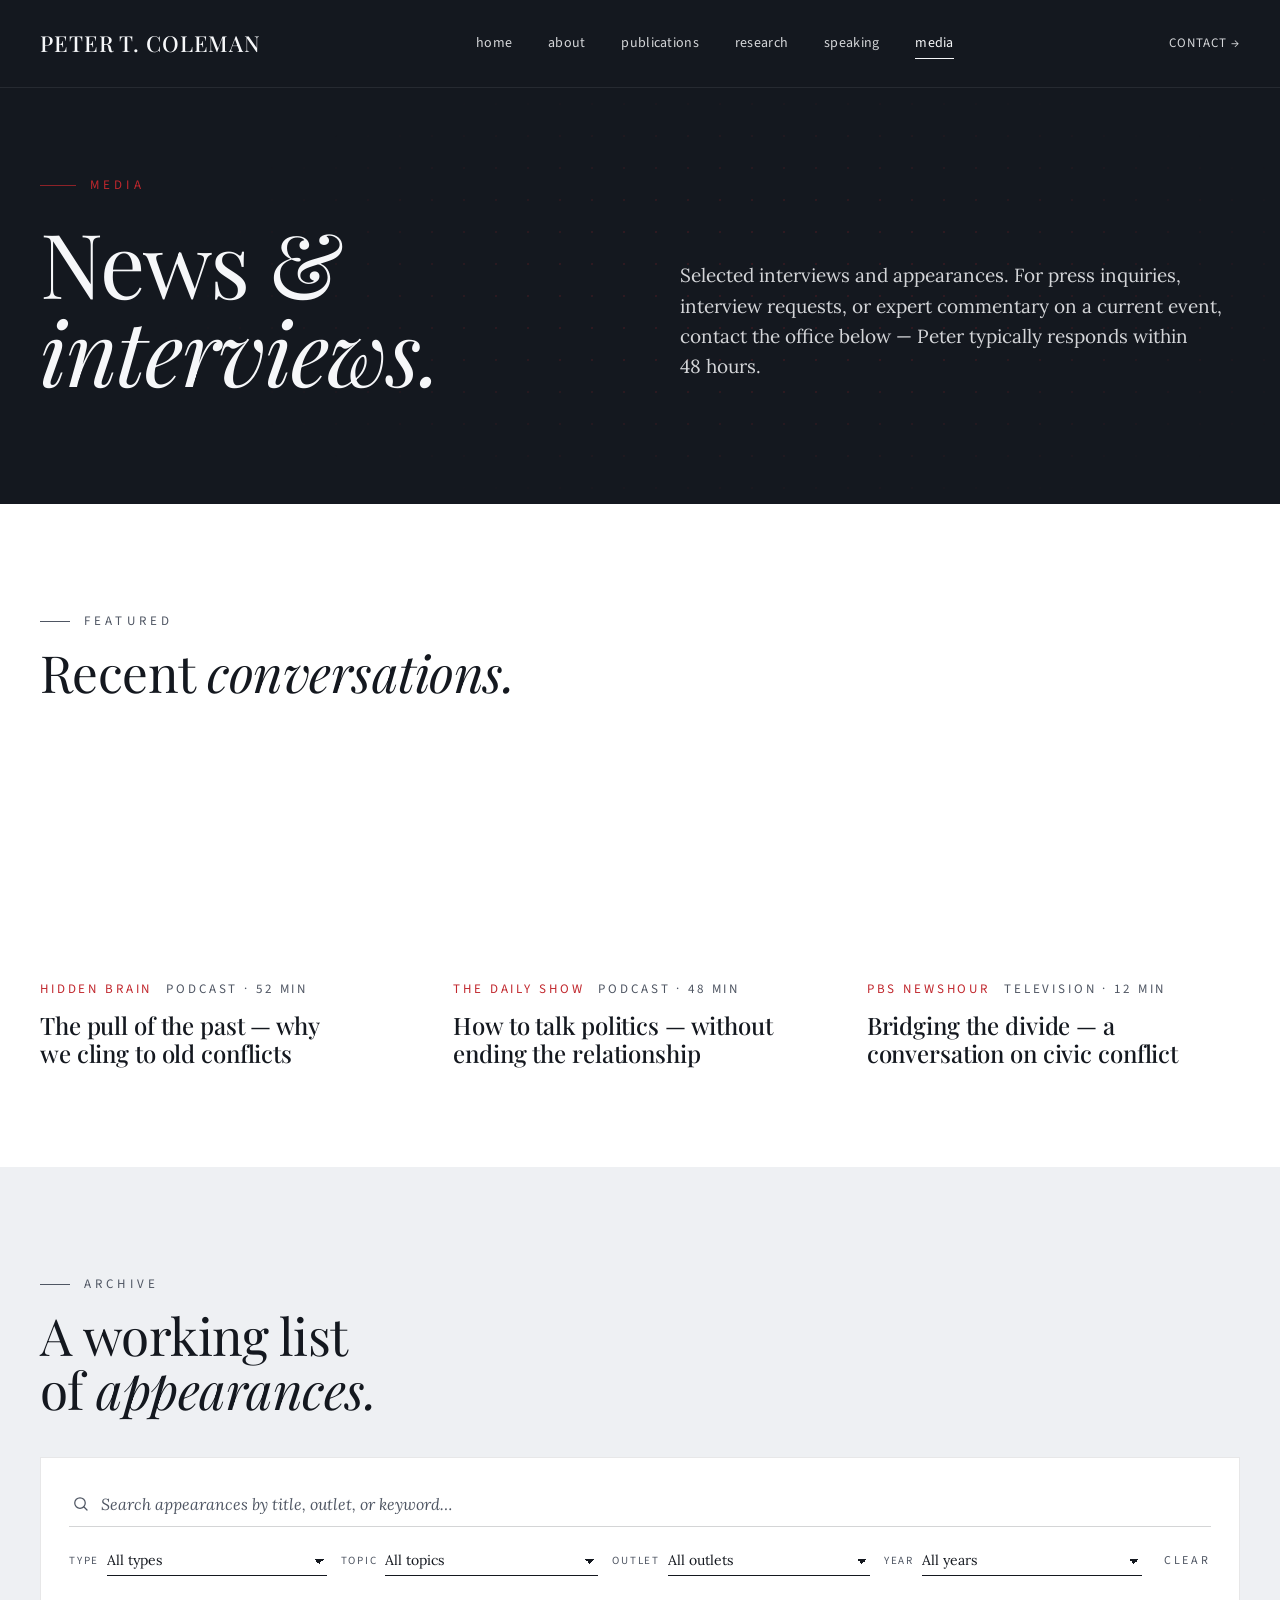
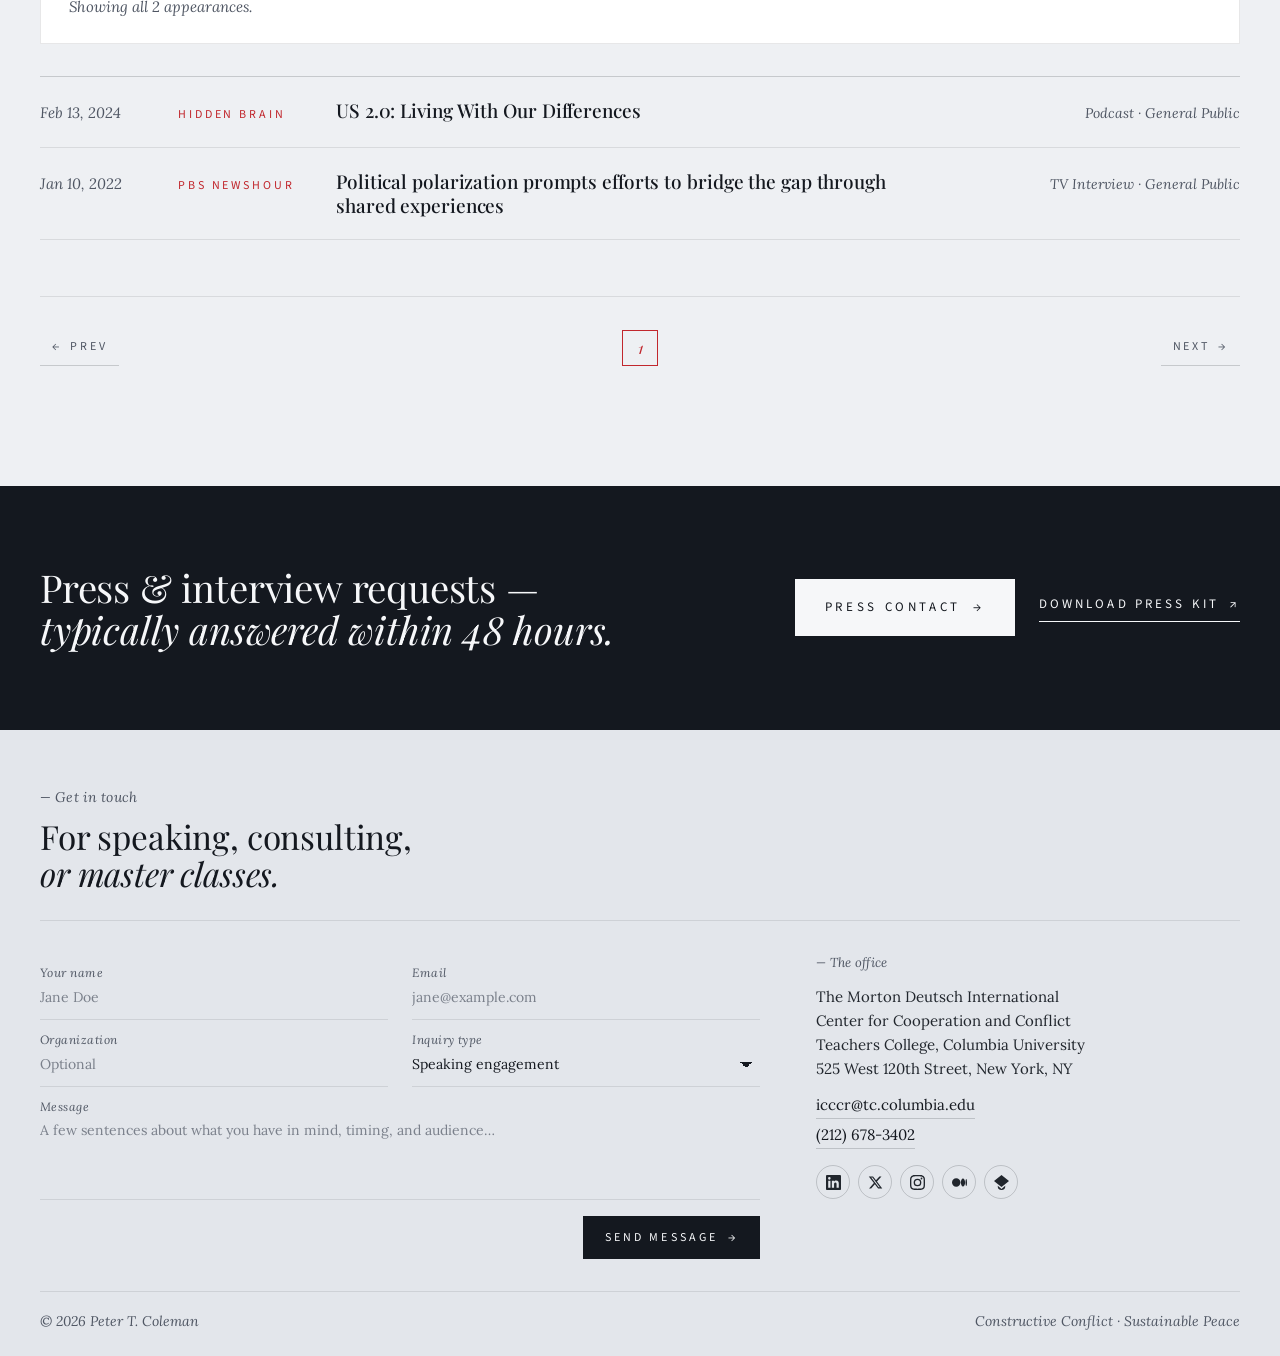
<file: Media.html>
<!DOCTYPE html>
<html lang="en">
<head>
<meta charset="UTF-8" />
<meta name="viewport" content="width=device-width, initial-scale=1.0" />
<title>Media — Peter T. Coleman</title>
<meta name="description" content="News, interviews, podcasts, and press coverage featuring Peter T. Coleman on conflict, polarization, and peace." />
<link rel="canonical" href="https://profptcoleman.com/Media.html" />
<meta name="robots" content="index, follow" />
<meta name="author" content="Peter T. Coleman" />
<meta name="theme-color" content="#14181f" />
<link rel="icon" href="assets/author_profile.jpg" type="image/jpeg" />
<link rel="apple-touch-icon" href="assets/author_profile.jpg" />
<meta property="og:type" content="website" />
<meta property="og:site_name" content="Peter T. Coleman" />
<meta property="og:title" content="Media — Peter T. Coleman" />
<meta property="og:description" content="News, interviews, podcasts, and press coverage featuring Peter T. Coleman on conflict and polarization." />
<meta property="og:url" content="https://profptcoleman.com/Media.html" />
<meta property="og:image" content="https://profptcoleman.com/assets/author_profile.jpg" />
<meta property="og:image:alt" content="Peter T. Coleman" />
<meta property="og:locale" content="en_US" />
<meta name="twitter:card" content="summary_large_image" />
<meta name="twitter:title" content="Media — Peter T. Coleman" />
<meta name="twitter:description" content="News, interviews, podcasts, and press coverage featuring Peter T. Coleman on conflict and polarization." />
<meta name="twitter:image" content="https://profptcoleman.com/assets/author_profile.jpg" />
<script type="application/ld+json">
{
  "@context": "https://schema.org",
  "@type": "CollectionPage",
  "name": "Media — Peter T. Coleman",
  "url": "https://profptcoleman.com/Media.html",
  "description": "News, interviews, podcasts, and press coverage featuring Peter T. Coleman.",
  "isPartOf": { "@id": "https://profptcoleman.com/#website" },
  "about": { "@id": "https://profptcoleman.com/#person" },
  "inLanguage": "en-US",
  "breadcrumb": {
    "@type": "BreadcrumbList",
    "itemListElement": [
      { "@type": "ListItem", "position": 1, "name": "Home", "item": "https://profptcoleman.com/" },
      { "@type": "ListItem", "position": 2, "name": "Media", "item": "https://profptcoleman.com/Media.html" }
    ]
  }
}
</script>
<link rel="preconnect" href="https://fonts.googleapis.com" />
<link rel="preconnect" href="https://fonts.gstatic.com" crossorigin />
<link href="https://fonts.googleapis.com/css2?family=Playfair+Display:ital,wght@0,400;0,500;0,600;0,700;1,400;1,500&family=Lora:ital,wght@0,400;0,500;1,400&family=Source+Sans+3:wght@300;400;500;600&display=swap" rel="stylesheet" />
<link rel="stylesheet" href="site.css" />
<link rel="stylesheet" href="page.css" />
</head>
<body>

<header class="site site--solid" id="siteHeader">
  <div class="site-inner">
    <a href="/" class="brand-mark">Peter T. Coleman</a>
    <button class="nav-toggle" type="button" aria-expanded="false" aria-controls="primaryNav" aria-label="Open menu">
      <span class="nav-toggle-bar" aria-hidden="true"></span>
      <span class="nav-toggle-bar" aria-hidden="true"></span>
      <span class="nav-toggle-bar" aria-hidden="true"></span>
    </button>
    <nav class="primary" id="primaryNav">
      <a href="/">home</a>
      <a href="About.html">about</a>
      <a href="Publications.html">publications</a>
      <a href="Research.html">research</a>
      <a href="Speaking.html">speaking</a>
      <a href="Media.html" class="active">media</a>
      <a href="#footer" class="nav-contact">contact →</a>
    </nav>
    <div class="socials">
      <a href="#footer">contact →</a>
    </div>
  </div>
</header>

<section class="page-banner">
  <div class="pb-grid"></div>
  <div class="pb-inner">
    <div>
      <div class="pb-eyebrow"><span class="bar"></span> Media</div>
      <h1>News &amp; <em>interviews.</em></h1>
    </div>
    <div class="pb-deck">
      Selected interviews and appearances. For press inquiries, interview requests, or expert commentary on a current event, contact the office below — Peter typically responds within 48 hours.
    </div>
  </div>
</section>

<section class="episode-section">
  <div class="episode-inner">
    <div class="cv-head" style="border: 0; padding: 0; margin-bottom: 0;">
      <div>
        <div class="label"><span class="bar"></span> Featured</div>
        <h2>Recent <em>conversations.</em></h2>
      </div>
    </div>

    <div class="episode-grid">
      <a href="https://www.hiddenbrain.org/" class="episode-card">
        <div class="ec-thumb" style="background-image: url('https://www.hiddenbrain.org/wp-content/uploads/2024/02/shake-hands-3139604_1280-1.jpg')"></div>
        <div class="ec-meta"><span class="outlet">Hidden Brain</span><span>Podcast · 52 min</span></div>
        <h3>The pull of the past — why we cling to old conflicts</h3>
      </a>
      <a href="#" class="episode-card">
        <div class="ec-thumb" style="background-image: url('https://is1-ssl.mzstatic.com/image/thumb/Podcasts112/v4/82/c2/3c/82c23cf4-9aba-b4ff-694f-eb5b998b4488/mza_13613665598629228945.jpg/1200x1200bf-60.jpg')"></div>
        <div class="ec-meta"><span class="outlet">The Daily Show</span><span>Podcast · 48 min</span></div>
        <h3>How to talk politics — without ending the relationship</h3>
      </a>
      <a href="#" class="episode-card">
        <div class="ec-thumb" style="background-image: url('https://d3i6fh83elv35t.cloudfront.net/static/2022/01/bridgingthedivide-1024x568.jpg')"></div>
        <div class="ec-meta"><span class="outlet">PBS NewsHour</span><span>Television · 12 min</span></div>
        <h3>Bridging the divide — a conversation on civic conflict</h3>
      </a>
    </div>
  </div>
</section>

<section class="appear-section" id="full-archive">
  <div class="appear-inner">
    <div class="cv-head" style="border: 0; padding: 0; margin-bottom: 0;">
      <div>
        <div class="label"><span class="bar"></span> Archive</div>
        <h2>A working list of <em>appearances.</em></h2>
      </div>
    </div>

    <div class="archive-controls" role="search">
      <div class="ac-search">
        <svg class="ac-search-icon" width="16" height="16" viewBox="0 0 16 16" fill="none" aria-hidden="true"><circle cx="7" cy="7" r="5.25" stroke="currentColor" stroke-width="1.25"/><path d="M11 11l3 3" stroke="currentColor" stroke-width="1.25" stroke-linecap="round"/></svg>
        <input type="search" id="ac-q" placeholder="Search appearances by title, outlet, or keyword…" aria-label="Search appearances" />
      </div>
      <div class="ac-filters">
        <label class="ac-filter">
          <span>Type</span>
          <select id="ac-type"><option value="">All types</option></select>
        </label>
        <label class="ac-filter">
          <span>Topic</span>
          <select id="ac-topic"><option value="">All topics</option></select>
        </label>
        <label class="ac-filter">
          <span>Outlet</span>
          <select id="ac-outlet"><option value="">All outlets</option></select>
        </label>
        <label class="ac-filter">
          <span>Year</span>
          <select id="ac-year"><option value="">All years</option></select>
        </label>
        <button type="button" class="ac-clear" id="ac-clear">Clear</button>
      </div>
      <div class="ac-status" id="ac-status" aria-live="polite"></div>
    </div>

    <ul class="appear-list is-loading" id="appear-list" aria-busy="true">
      <!-- Rows loaded from Google Sheet tab "Full Archive" via js/archive-from-sheet.js -->
    </ul>

    <nav class="ac-pagination" id="ac-pagination" aria-label="Archive pagination">
      <button type="button" class="ac-pg-btn" id="ac-prev" aria-label="Previous page">
        <span aria-hidden="true">←</span> Prev
      </button>
      <ol class="ac-pg-pages" id="ac-pages"></ol>
      <button type="button" class="ac-pg-btn" id="ac-next" aria-label="Next page">
        Next <span aria-hidden="true">→</span>
      </button>
    </nav>
  </div>
</section>

<section class="cta-strip">
  <div class="cta-strip-inner">
    <h2>Press &amp; interview requests — <em>typically answered within 48 hours.</em></h2>
    <div class="cs-actions">
      <a href="#footer" class="btn-solid">Press contact <span aria-hidden="true">→</span></a>
      <a href="#footer" class="text-link" style="color: var(--cream); border-color: var(--cream)">Download press kit <span aria-hidden="true">↗</span></a>
    </div>
  </div>
</section>

<footer id="footer">
  <div class="footer-inner">
    <div class="footer-head">
      <div>
        <div class="label">— Get in touch</div>
        <h2>For speaking, consulting, <em>or master classes.</em></h2>
      </div>
    </div>

    <div class="footer-body">
      <div>
        <form class="contact-form" id="contactForm" action="https://script.google.com/macros/s/AKfycbxz1l0pgWrwEA0FpzBofwwvYNjkBErbACBFPbdsjpVMrtedRyl_PLC24fJ6SnMeMgDS/exec" method="POST" novalidate>
          <div class="field">
            <label for="cf-name">Your name</label>
            <input type="text" id="cf-name" name="name" placeholder="Jane Doe" required />
          </div>
          <div class="field">
            <label for="cf-email">Email</label>
            <input type="email" id="cf-email" name="email" placeholder="jane@example.com" required />
          </div>
          <div class="field">
            <label for="cf-org">Organization</label>
            <input type="text" id="cf-org" name="organization" placeholder="Optional" />
          </div>
          <div class="field">
            <label for="cf-topic">Inquiry type</label>
            <select id="cf-topic" name="topic">
              <option>Speaking engagement</option>
              <option>Consultation</option>
              <option>Master class or workshop</option>
              <option>Media or interview</option>
              <option>Research collaboration</option>
              <option>Something else</option>
            </select>
          </div>
          <div class="field full">
            <label for="cf-msg">Message</label>
            <textarea id="cf-msg" name="message" placeholder="A few sentences about what you have in mind, timing, and audience…" rows="3" required></textarea>
          </div>
          <div class="actions">
            <button type="submit">Send message <span aria-hidden="true">→</span></button>
          </div>
        </form>
        <div class="form-thanks" id="formThanks">
          <h5>Thank you — your message is on its way.</h5>
          <p>Peter's office will be in touch shortly.</p>
        </div>
      </div>

      <div class="footer-side">
        <h4>— The office</h4>
        <address>
          The Morton Deutsch International<br/>
          Center for Cooperation and Conflict<br/>
          Teachers College, Columbia University<br/>
          525 West 120th Street, New York, NY
        </address>
        <div class="office-contact">
          <a href="mailto:icccr@tc.columbia.edu">icccr@tc.columbia.edu</a>
          <a href="tel:+12126783402">(212) 678-3402</a>
        </div>
        <div class="social-inline">
          <a href="https://www.linkedin.com/in/peter-t-coleman-675b29224/" target="_blank" rel="noopener" aria-label="LinkedIn" title="LinkedIn">
            <svg viewBox="0 0 24 24" aria-hidden="true"><path d="M20.45 20.45h-3.55v-5.57c0-1.33-.03-3.04-1.85-3.04-1.85 0-2.13 1.45-2.13 2.94v5.67H9.36V9h3.41v1.56h.05c.47-.9 1.63-1.85 3.36-1.85 3.6 0 4.27 2.37 4.27 5.45v6.29zM5.34 7.43a2.06 2.06 0 1 1 0-4.12 2.06 2.06 0 0 1 0 4.12zM7.12 20.45H3.56V9h3.56v11.45zM22.22 0H1.77C.79 0 0 .77 0 1.72v20.56C0 23.23.79 24 1.77 24h20.45c.98 0 1.78-.77 1.78-1.72V1.72C24 .77 23.2 0 22.22 0z"/></svg>
          </a>
          <a href="https://x.com/PeterTColeman1" target="_blank" rel="noopener" aria-label="X" title="X">
            <svg viewBox="0 0 24 24" aria-hidden="true"><path d="M18.244 2.25h3.308l-7.227 8.26 8.502 11.24H16.17l-5.214-6.817L4.99 21.75H1.68l7.73-8.835L1.254 2.25H8.08l4.713 6.231zm-1.161 17.52h1.833L7.084 4.126H5.117z"/></svg>
          </a>
          <a href="https://www.instagram.com/petercoleman3248/" target="_blank" rel="noopener" aria-label="Instagram" title="Instagram">
            <svg viewBox="0 0 24 24" aria-hidden="true"><path d="M12 2.16c3.2 0 3.58.01 4.85.07 1.17.05 1.81.25 2.23.41.56.22.96.48 1.38.9.42.42.68.82.9 1.38.16.42.36 1.06.41 2.23.06 1.27.07 1.65.07 4.85s-.01 3.58-.07 4.85c-.05 1.17-.25 1.81-.41 2.23-.22.56-.48.96-.9 1.38-.42.42-.82.68-1.38.9-.42.16-1.06.36-2.23.41-1.27.06-1.65.07-4.85.07s-3.58-.01-4.85-.07c-1.17-.05-1.81-.25-2.23-.41-.56-.22-.96-.48-1.38-.9-.42-.42-.68-.82-.9-1.38-.16-.42-.36-1.06-.41-2.23-.06-1.27-.07-1.65-.07-4.85s.01-3.58.07-4.85c.05-1.17.25-1.81.41-2.23.22-.56.48-.96.9-1.38.42-.42.82-.68 1.38-.9.42-.16 1.06-.36 2.23-.41C8.42 2.17 8.8 2.16 12 2.16zM12 0C8.74 0 8.33.01 7.05.07 5.78.13 4.9.33 4.14.63c-.79.31-1.46.72-2.13 1.39C1.34 2.69.93 3.36.62 4.14.32 4.9.13 5.78.07 7.05.01 8.33 0 8.74 0 12s.01 3.67.07 4.95c.06 1.27.25 2.15.55 2.91.31.79.72 1.46 1.39 2.13.67.67 1.34 1.08 2.13 1.39.76.3 1.64.49 2.91.55C8.33 23.99 8.74 24 12 24s3.67-.01 4.95-.07c1.27-.06 2.15-.25 2.91-.55.79-.31 1.46-.72 2.13-1.39.67-.67 1.08-1.34 1.39-2.13.3-.76.49-1.64.55-2.91.06-1.28.07-1.69.07-4.95s-.01-3.67-.07-4.95c-.06-1.27-.25-2.15-.55-2.91-.31-.79-.72-1.46-1.39-2.13C21.31 1.34 20.64.93 19.86.62c-.76-.3-1.64-.49-2.91-.55C15.67.01 15.26 0 12 0zm0 5.84a6.16 6.16 0 1 0 0 12.32 6.16 6.16 0 0 0 0-12.32zm0 10.16a4 4 0 1 1 0-8 4 4 0 0 1 0 8zm6.41-11.85a1.44 1.44 0 1 0 0 2.88 1.44 1.44 0 0 0 0-2.88z"/></svg>
          </a>
          <a href="https://pc84.medium.com/" target="_blank" rel="noopener" aria-label="Medium" title="Medium">
            <svg viewBox="0 0 24 24" aria-hidden="true"><path d="M13.54 12a6.8 6.8 0 0 1-6.77 6.82A6.8 6.8 0 0 1 0 12a6.8 6.8 0 0 1 6.77-6.82A6.8 6.8 0 0 1 13.54 12zm7.42 0c0 3.54-1.51 6.42-3.38 6.42-1.87 0-3.39-2.88-3.39-6.42s1.52-6.42 3.39-6.42 3.38 2.88 3.38 6.42M24 12c0 3.17-.53 5.75-1.19 5.75-.66 0-1.19-2.58-1.19-5.75s.53-5.75 1.19-5.75C23.47 6.25 24 8.83 24 12z"/></svg>
          </a>
          <a href="https://scholar.google.com/citations?user=vtAunVIAAAAJ&amp;hl=en" target="_blank" rel="noopener" aria-label="Google Scholar" title="Google Scholar">
            <svg viewBox="0 0 24 24" aria-hidden="true"><path d="M12 0L0 9.5l4.838 3.94v.005L12 19.276l7.162-5.83v-.006L24 9.5 12 0zm-7.165 13.99v.001L12 19.726l-.038.03L4.835 13.99zM12 24a6 6 0 0 1-6-6c0-.21.011-.418.032-.624L12 22.276l5.968-4.9c.021.206.032.414.032.624a6 6 0 0 1-6 6z"/></svg>
          </a>
        </div>
      </div>
    </div>

    <div class="footer-bottom">
      <div>© 2026 Peter T. Coleman</div>
      <div>Constructive Conflict · Sustainable Peace</div>
    </div>
  </div>
</footer>
<script>
  // Header gets background once user scrolls past hero
  const header = document.getElementById('siteHeader');
  const onScroll = () => {
    if (window.scrollY > 60) header.classList.add('scrolled');
    else header.classList.remove('scrolled');
  };
  window.addEventListener('scroll', onScroll, { passive: true });

  // Subtle reveal
  const io = new IntersectionObserver((entries) => {
    entries.forEach(e => {
      if (e.isIntersecting) {
        e.target.style.opacity = '1';
        e.target.style.transform = 'translateY(0)';
        io.unobserve(e.target);
      }
    });
  }, { threshold: 0.1 });
  document.querySelectorAll('.work-card, .init-stage, .media-card, .book-cover, .book-info, .fs-content, .at-content').forEach(el => {
    el.style.opacity = '0';
    el.style.transform = 'translateY(20px)';
    el.style.transition = 'opacity 0.8s ease, transform 0.8s ease';
    io.observe(el);
  });

  // Interactive Projects & Initiatives list
  (function() {
    const list = document.getElementById('initList');
    if (!list) return;
    const rows = Array.from(list.querySelectorAll('.init-row'));
    const stage = document.getElementById('initStage');
    const preview = document.getElementById('initPreview');

    // Pre-create stage layers for crossfade
    const layers = rows.map((row, i) => {
      const el = document.createElement('div');
      el.className = 'stage';
      el.style.backgroundImage = `url('${row.dataset.img}')`;
      if (row.dataset.fit === 'contain') el.dataset.fit = 'contain';
      if (i === 0) el.classList.add('active');
      preview.insertBefore(el, stage);
      return el;
    });
    stage.remove();

    let active = 0;
    let timer = null;
    let userInteracted = false;

    function setActive(idx, fromUser) {
      if (idx === active) return;
      rows[active].classList.remove('active');
      layers[active].classList.remove('active');
      active = idx;
      rows[active].classList.add('active');
      layers[active].classList.add('active');
      if (fromUser) {
        userInteracted = true;
        stopAuto();
      } else {
        restartProgress();
      }
    }

    function restartProgress() {
      preview.classList.remove('advancing');
      void preview.offsetWidth;
      preview.classList.add('advancing');
    }

    function startAuto() {
      stopAuto();
      restartProgress();
      timer = setInterval(() => {
        if (userInteracted) return;
        setActive((active + 1) % rows.length, false);
      }, 5500);
    }
    function stopAuto() {
      if (timer) { clearInterval(timer); timer = null; }
      preview.classList.remove('advancing');
    }

    rows.forEach((row, i) => {
      row.addEventListener('click', (e) => {
        if (e.target.closest('a')) return;
        setActive(i, true);
      });
      row.addEventListener('mouseenter', () => {
        if (!userInteracted) setActive(i, false);
      });
    });

    // Start auto-advance only when section enters viewport
    const startObs = new IntersectionObserver((entries) => {
      entries.forEach(entry => {
        if (entry.isIntersecting && !userInteracted && !timer) {
          startAuto();
        } else if (!entry.isIntersecting) {
          stopAuto();
        }
      });
    }, { threshold: 0.3 });
    startObs.observe(preview);
  })();
  // Contact form — sends submissions through Google Apps Script.
  (function() {
    const form = document.getElementById('contactForm');
    const thanks = document.getElementById('formThanks');
    if (!form) return;

    form.addEventListener('submit', async (e) => {
      e.preventDefault();
      if (!form.checkValidity()) { form.reportValidity(); return; }

      const submitButton = form.querySelector('button[type="submit"]');
      const originalText = submitButton ? submitButton.innerHTML : '';
      if (submitButton) {
        submitButton.disabled = true;
        submitButton.innerHTML = 'Sending...';
      }

      const payload = new URLSearchParams(new FormData(form));
      payload.append('sourcePage', window.location.href);

      try {
        await fetch(form.action, {
          method: 'POST',
          mode: 'no-cors',
          body: payload
        });
        form.reset();
        form.style.display = 'none';
        thanks.classList.add('visible');
      } catch (error) {
        alert('Sorry, your message could not be sent. Please email icccr@tc.columbia.edu instead.');
        if (submitButton) {
          submitButton.disabled = false;
          submitButton.innerHTML = originalText;
        }
      }
    });
  })();
</script>
<script src="js/updates-config.js"></script>
<script src="js/sheet-shared.js"></script>
<script src="js/archive-controls.js"></script>
<script src="js/archive-from-sheet.js"></script>
<script src="js/site-nav.js"></script>
</body>
</html>
</file>
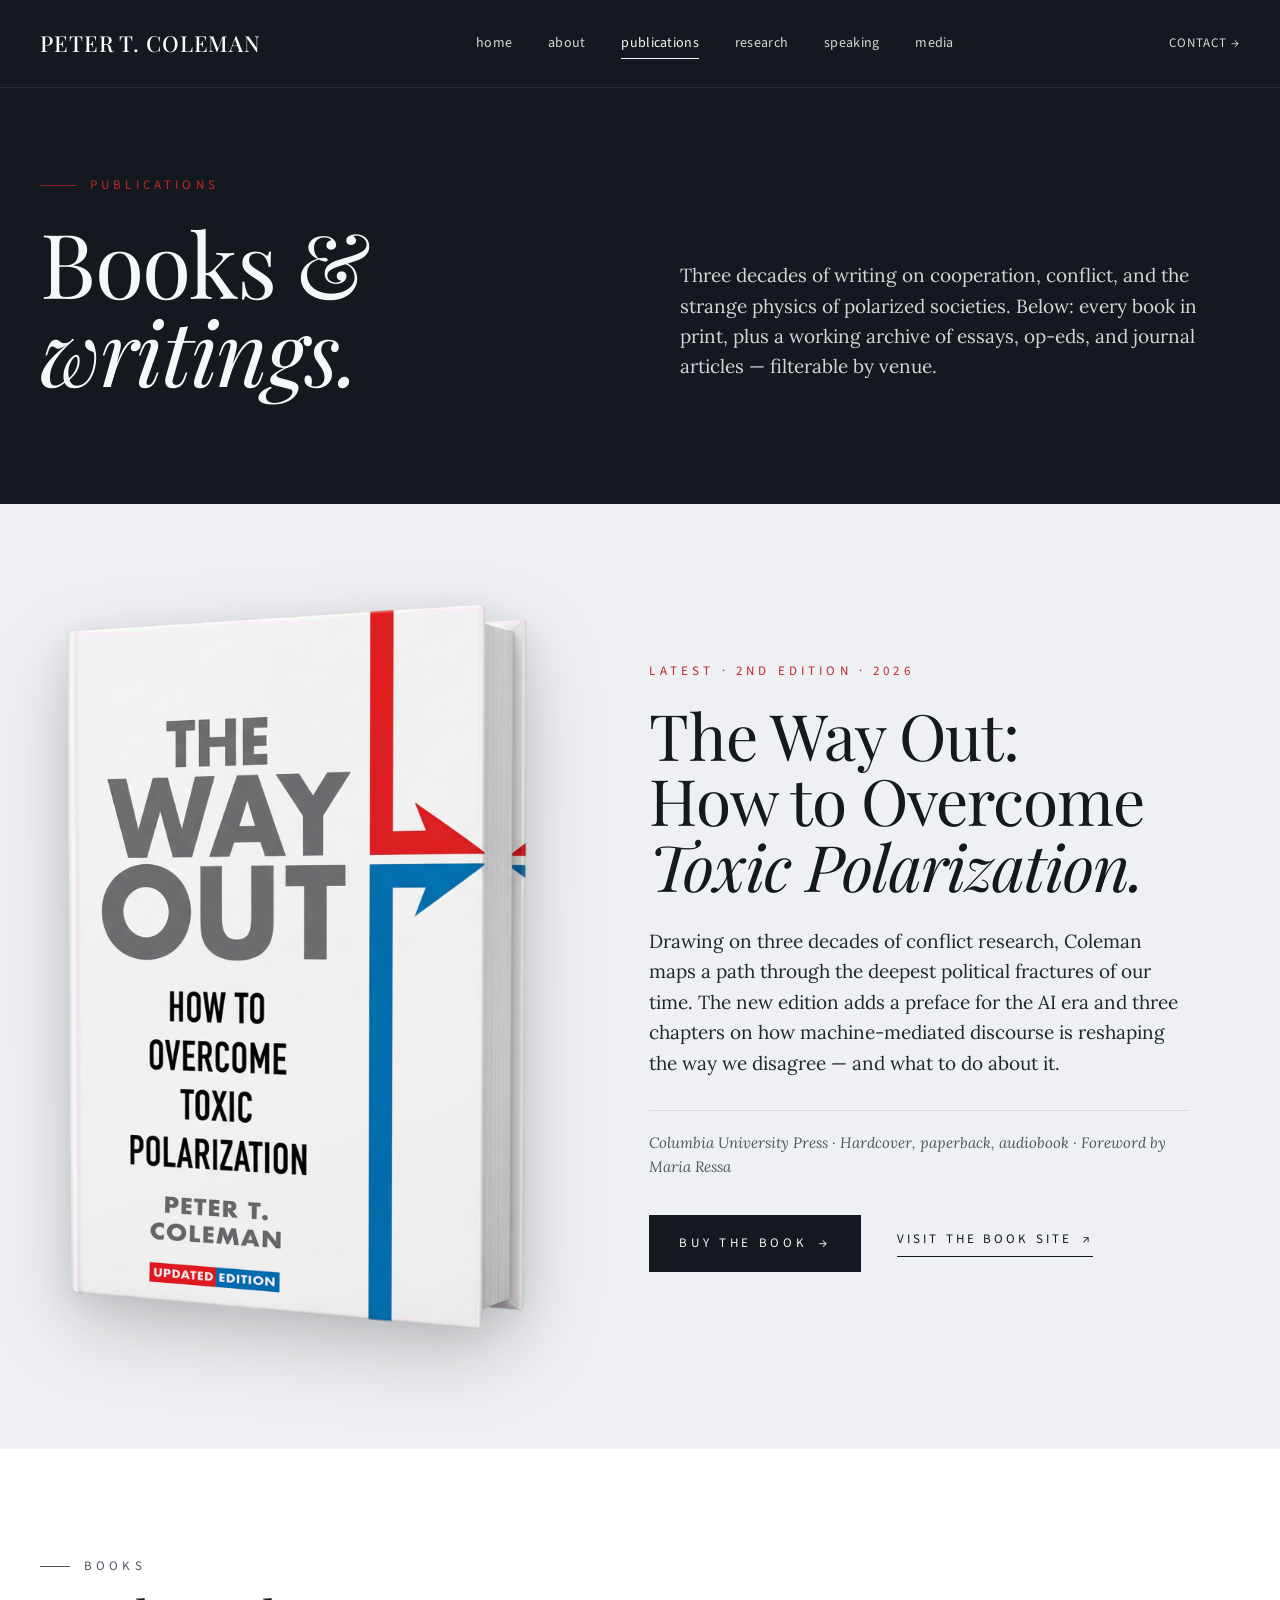
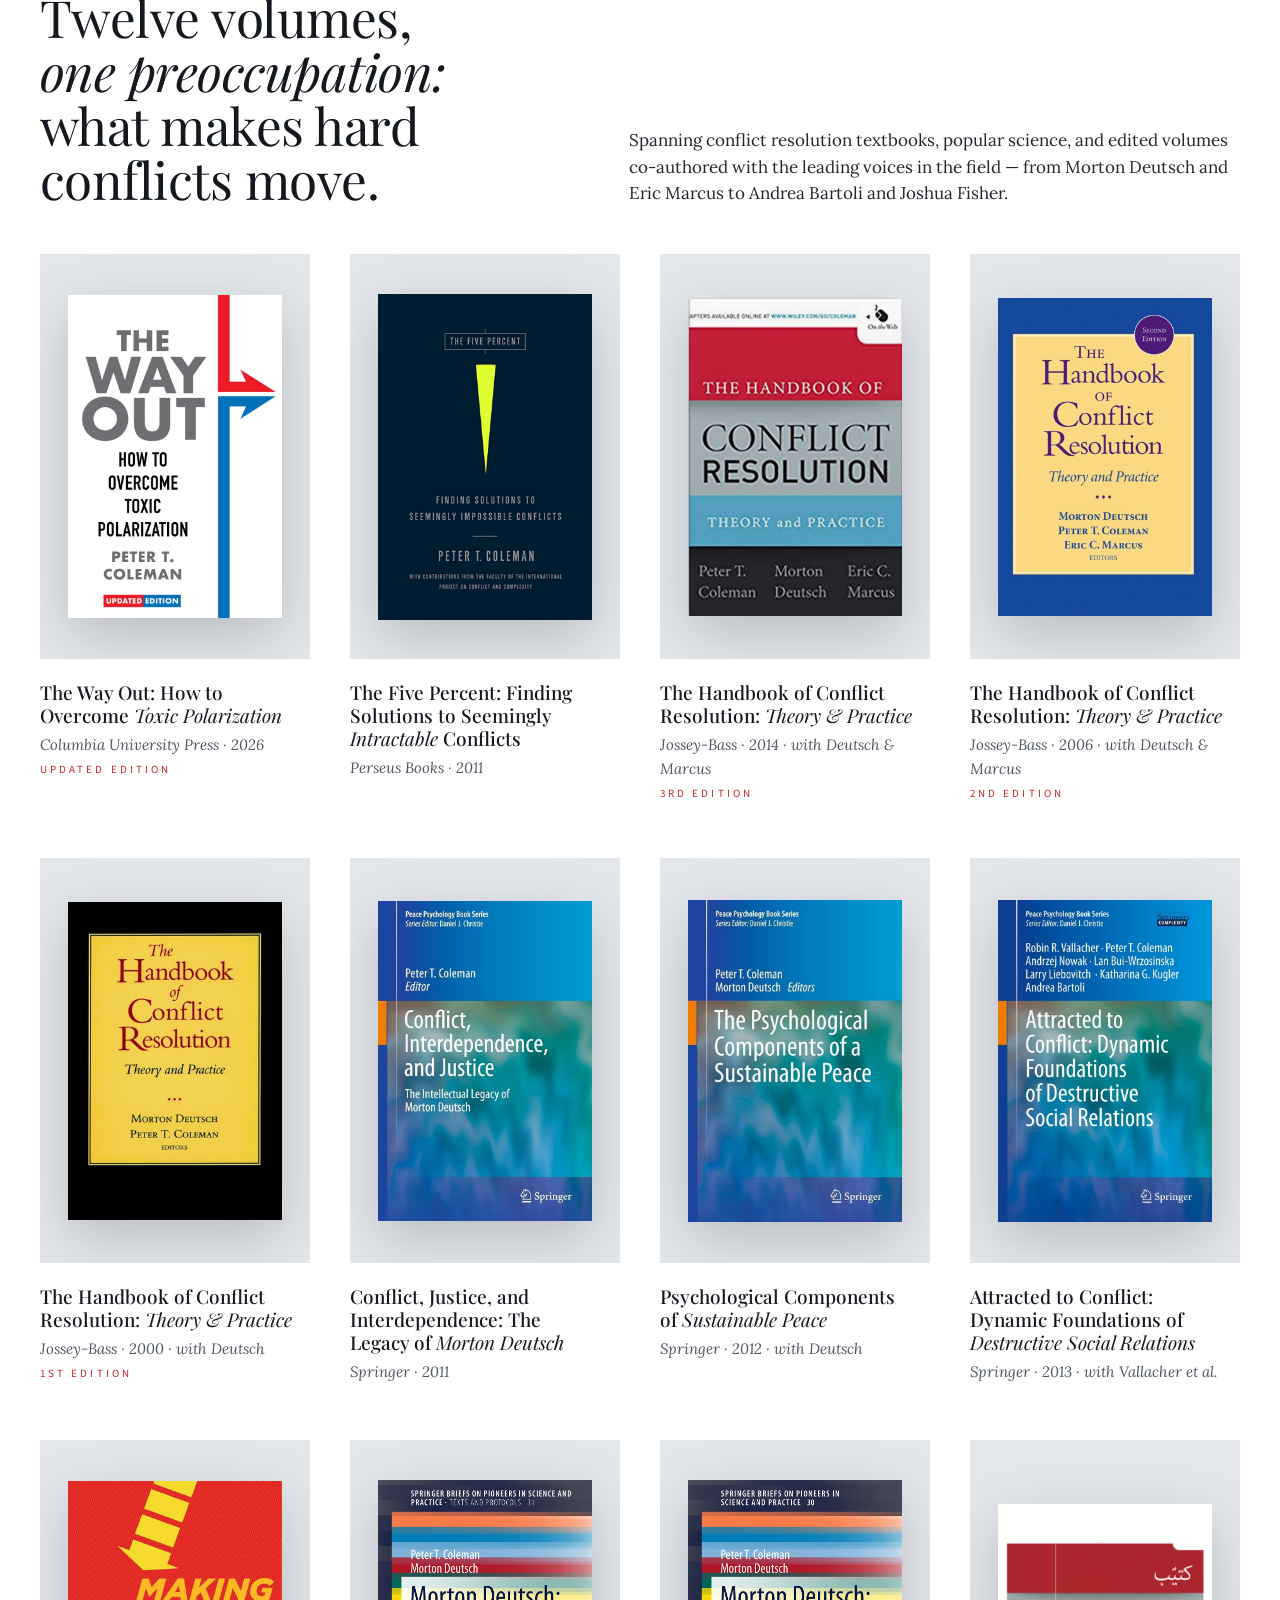
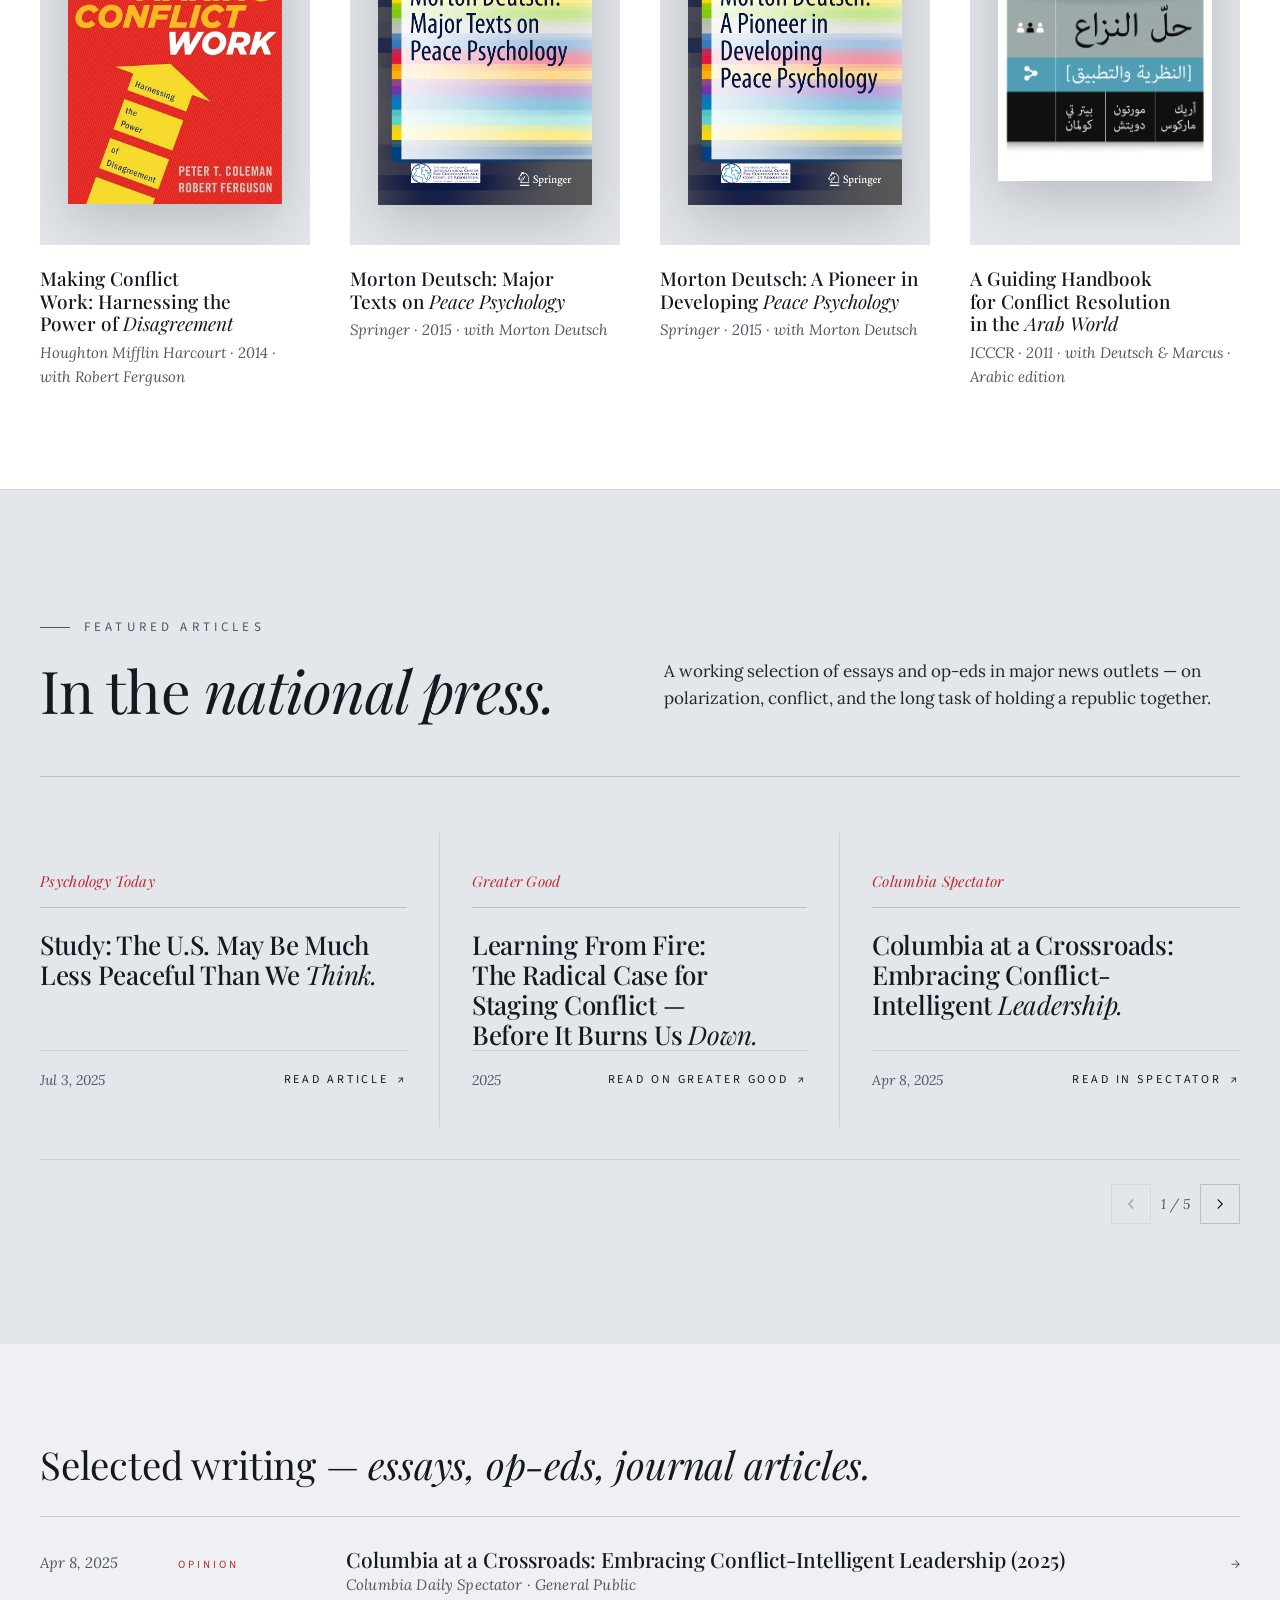
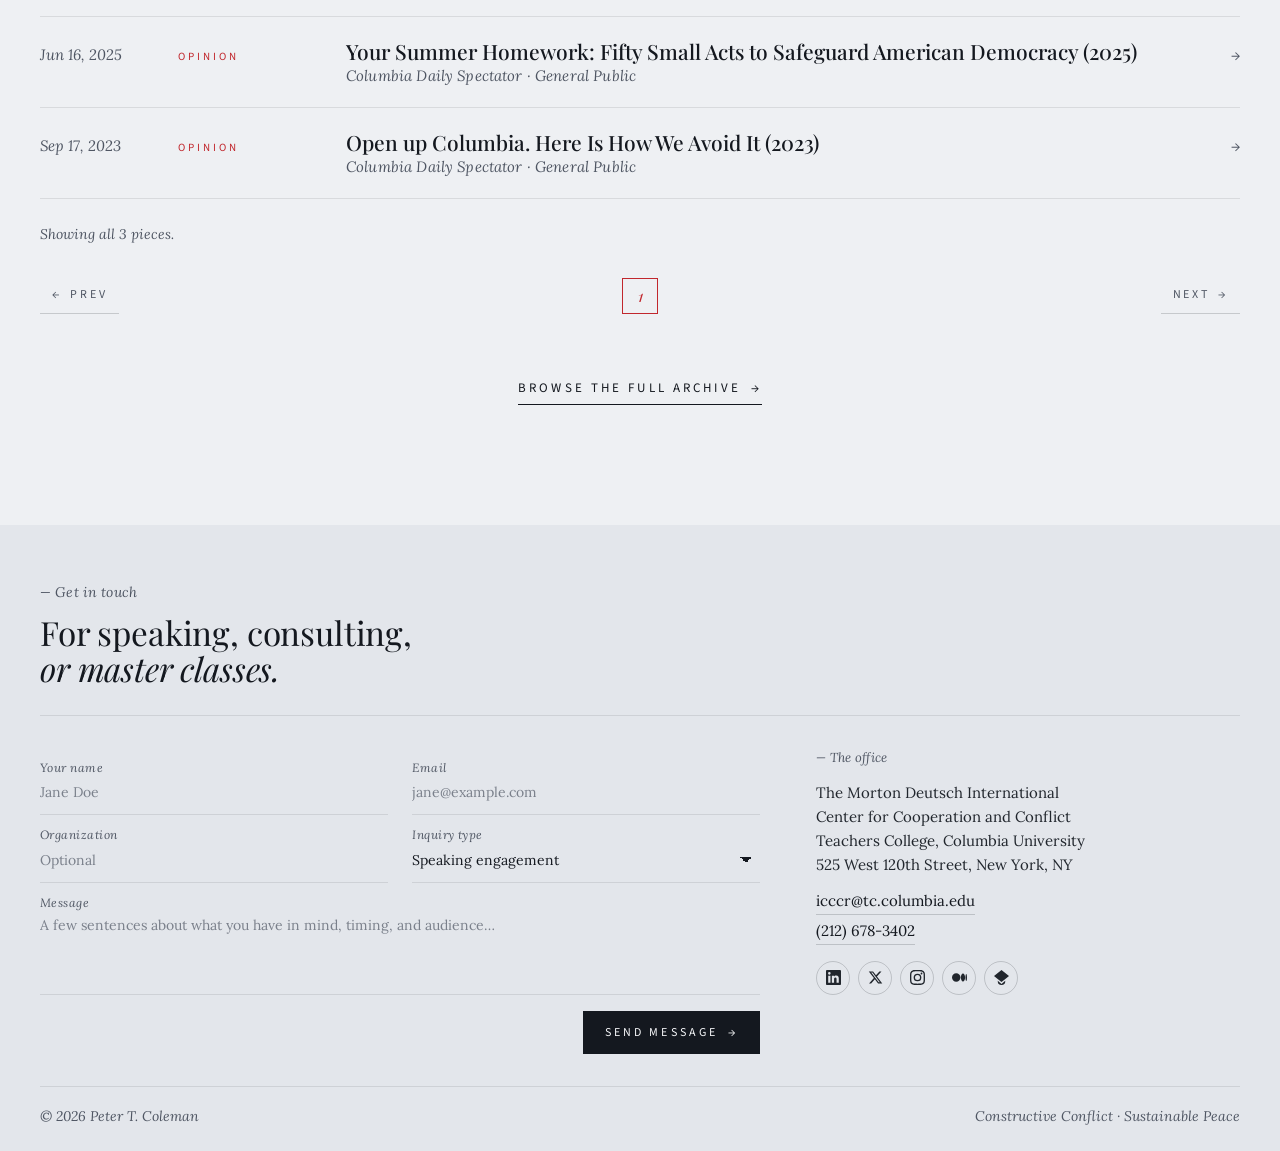
<file: Publications.html>
<!DOCTYPE html>
<html lang="en">
<head>
<meta charset="UTF-8" />
<meta name="viewport" content="width=device-width, initial-scale=1.0" />
<title>Publications — Peter T. Coleman</title>
<meta name="description" content="Books, scholarly articles, and national press by Peter T. Coleman, including The Five Percent, The Way Out, and Making Conflict Work." />
<link rel="canonical" href="https://profptcoleman.com/Publications.html" />
<meta name="robots" content="index, follow" />
<meta name="author" content="Peter T. Coleman" />
<meta name="theme-color" content="#14181f" />
<link rel="icon" href="assets/author_profile.jpg" type="image/jpeg" />
<link rel="apple-touch-icon" href="assets/author_profile.jpg" />
<meta property="og:type" content="website" />
<meta property="og:site_name" content="Peter T. Coleman" />
<meta property="og:title" content="Publications — Peter T. Coleman" />
<meta property="og:description" content="Books, scholarly articles, and national press by Peter T. Coleman on conflict, polarization, and peace." />
<meta property="og:url" content="https://profptcoleman.com/Publications.html" />
<meta property="og:image" content="https://profptcoleman.com/assets/the-way-out-cover.png" />
<meta property="og:image:alt" content="The Way Out book cover by Peter T. Coleman" />
<meta property="og:locale" content="en_US" />
<meta name="twitter:card" content="summary_large_image" />
<meta name="twitter:title" content="Publications — Peter T. Coleman" />
<meta name="twitter:description" content="Books, scholarly articles, and national press by Peter T. Coleman on conflict, polarization, and peace." />
<meta name="twitter:image" content="https://profptcoleman.com/assets/the-way-out-cover.png" />
<script type="application/ld+json">
{
  "@context": "https://schema.org",
  "@graph": [
    {
      "@type": "CollectionPage",
      "name": "Publications — Peter T. Coleman",
      "url": "https://profptcoleman.com/Publications.html",
      "description": "Books, scholarly articles, and national press by Peter T. Coleman.",
      "isPartOf": { "@id": "https://profptcoleman.com/#website" },
      "about": { "@id": "https://profptcoleman.com/#person" },
      "inLanguage": "en-US",
      "breadcrumb": {
        "@type": "BreadcrumbList",
        "itemListElement": [
          { "@type": "ListItem", "position": 1, "name": "Home", "item": "https://profptcoleman.com/" },
          { "@type": "ListItem", "position": 2, "name": "Publications", "item": "https://profptcoleman.com/Publications.html" }
        ]
      }
    },
    {
      "@type": "Book",
      "name": "The Way Out: How to Overcome Toxic Polarization",
      "author": { "@id": "https://profptcoleman.com/#person" },
      "url": "https://thewayoutofpolarization.com/",
      "image": "https://profptcoleman.com/assets/the-way-out-cover.png",
      "publisher": { "@type": "Organization", "name": "Columbia University Press" },
      "bookEdition": "2nd Edition",
      "datePublished": "2026-08-11",
      "inLanguage": "en",
      "isbn": "9780231197403"
    },
    {
      "@type": "Book",
      "name": "Making Conflict Work: Harnessing the Power of Disagreement",
      "author": { "@id": "https://profptcoleman.com/#person" },
      "publisher": { "@type": "Organization", "name": "Houghton Mifflin Harcourt" },
      "datePublished": "2014",
      "inLanguage": "en"
    },
    {
      "@type": "Book",
      "name": "The Five Percent: Finding Solutions to Seemingly Impossible Conflicts",
      "author": { "@id": "https://profptcoleman.com/#person" },
      "publisher": { "@type": "Organization", "name": "PublicAffairs" },
      "datePublished": "2011",
      "inLanguage": "en"
    }
  ]
}
</script>
<link rel="preconnect" href="https://fonts.googleapis.com" />
<link rel="preconnect" href="https://fonts.gstatic.com" crossorigin />
<link href="https://fonts.googleapis.com/css2?family=Playfair+Display:ital,wght@0,400;0,500;0,600;0,700;1,400;1,500&family=Lora:ital,wght@0,400;0,500;1,400&family=Source+Sans+3:wght@300;400;500;600&display=swap" rel="stylesheet" />
<link rel="stylesheet" href="site.css" />
<link rel="stylesheet" href="page.css" />
</head>
<body>

<header class="site site--solid" id="siteHeader">
  <div class="site-inner">
    <a href="/" class="brand-mark">Peter T. Coleman</a>
    <button class="nav-toggle" type="button" aria-expanded="false" aria-controls="primaryNav" aria-label="Open menu">
      <span class="nav-toggle-bar" aria-hidden="true"></span>
      <span class="nav-toggle-bar" aria-hidden="true"></span>
      <span class="nav-toggle-bar" aria-hidden="true"></span>
    </button>
    <nav class="primary" id="primaryNav">
      <a href="/">home</a>
      <a href="About.html">about</a>
      <a href="Publications.html" class="active">publications</a>
      <a href="Research.html">research</a>
      <a href="Speaking.html">speaking</a>
      <a href="Media.html">media</a>
      <a href="#footer" class="nav-contact">contact →</a>
    </nav>
    <div class="socials">
      <a href="#footer">contact →</a>
    </div>
  </div>
</header>

<section class="page-banner">
  <div class="pb-grid"></div>
  <div class="pb-inner">
    <div>
      <div class="pb-eyebrow"><span class="bar"></span> Publications</div>
      <h1>Books &amp; <em>writings.</em></h1>
    </div>
    <div class="pb-deck">
      Three decades of writing on cooperation, conflict, and the strange physics of polarized societies. Below: every book in print, plus a working archive of essays, op-eds, and journal articles — filterable by venue.
    </div>
  </div>
</section>

<!-- Featured book -->
<section class="book-section" style="padding-top: 100px;">
  <div class="book-inner">
    <a href="https://thewayoutofpolarization.com/" target="_blank" rel="noopener" class="book-cover">
      <img src="assets/the-way-out-cover.png" alt="The Way Out — How to Overcome Toxic Polarization" />
    </a>
    <div class="book-info">
      <div class="label">Latest · 2nd Edition · 2026</div>
      <h2>The Way Out: How to Overcome <em>Toxic Polarization.</em></h2>
      <p class="desc">Drawing on three decades of conflict research, Coleman maps a path through the deepest political fractures of our time. The new edition adds a preface for the AI era and three chapters on how machine-mediated discourse is reshaping the way we disagree — and what to do about it.</p>
      <p class="pub">Columbia University Press · Hardcover, paperback, audiobook · Foreword by Maria Ressa</p>
      <div class="book-ctas">
        <a href="https://www.amazon.com/Way-Out-Overcome-Toxic-Polarization/dp/0231197403" target="_blank" rel="noopener" class="btn-solid">Buy the book <span aria-hidden="true">→</span></a>
        <a href="https://thewayoutofpolarization.com/" target="_blank" rel="noopener" class="text-link">Visit the book site <span aria-hidden="true">↗</span></a>
      </div>
    </div>
  </div>
</section>

<!-- All books grid -->
<section class="book-grid-section">
  <div class="book-grid-inner">
    <div class="cv-head" style="border: 0; padding: 0; margin-bottom: 0;">
      <div>
        <div class="label"><span class="bar"></span> Books</div>
        <h2>Twelve volumes, <em>one preoccupation:</em> what makes hard conflicts move.</h2>
      </div>
      <p>Spanning conflict resolution textbooks, popular science, and edited volumes co-authored with the leading voices in the field — from Morton Deutsch and Eric Marcus to Andrea Bartoli and Joshua Fisher.</p>
    </div>

    <div class="book-grid">
      <a class="book-tile" href="https://cup.columbia.edu/book/the-way-out/9780231224772/" target="_blank" rel="noopener">
        <div class="bt-cover"><img src="assets/the-way-out-updated.jpg" alt="The Way Out — Updated Edition"></div>
        <h3>The Way Out: How to Overcome <em>Toxic Polarization</em></h3>
        <div class="bt-meta">Columbia University Press · 2026</div>
        <div class="bt-edition">Updated edition</div>
      </a>

      <a class="book-tile" href="https://www.fivepercentbook.com/" target="_blank" rel="noopener">
        <div class="bt-cover"><img src="assets/five-percent.jpg" alt="The Five Percent"></div>
        <h3>The Five Percent: Finding Solutions to Seemingly <em>Intractable</em> Conflicts</h3>
        <div class="bt-meta">Perseus Books · 2011</div>
      </a>

      <a class="book-tile" href="https://www.wiley.com/en-us/The+Handbook+of+Conflict+Resolution%3A+Theory+and+Practice%2C+3rd+Edition-p-9781118526866" target="_blank" rel="noopener">
        <div class="bt-cover"><img src="assets/handbook-cover.png" alt="The Handbook of Conflict Resolution — 3rd Edition"></div>
        <h3>The Handbook of Conflict Resolution: <em>Theory &amp; Practice</em></h3>
        <div class="bt-meta">Jossey-Bass · 2014 · with Deutsch &amp; Marcus</div>
        <div class="bt-edition">3rd edition</div>
      </a>

      <a class="book-tile" href="https://www.amazon.com/Handbook-Conflict-Resolution-Theory-Practice/dp/0787980587" target="_blank" rel="noopener">
        <div class="bt-cover"><img src="assets/handbook-cover-2nd.png" alt="The Handbook of Conflict Resolution — 2nd Edition"></div>
        <h3>The Handbook of Conflict Resolution: <em>Theory &amp; Practice</em></h3>
        <div class="bt-meta">Jossey-Bass · 2006 · with Deutsch &amp; Marcus</div>
        <div class="bt-edition">2nd edition</div>
      </a>

      <a class="book-tile" href="https://www.amazon.com/Handbook-Conflict-Resolution-Theory-Practice/dp/0787948225" target="_blank" rel="noopener">
        <div class="bt-cover"><img src="assets/handbook-cover-1st.png" alt="The Handbook of Conflict Resolution — 1st Edition"></div>
        <h3>The Handbook of Conflict Resolution: <em>Theory &amp; Practice</em></h3>
        <div class="bt-meta">Jossey-Bass · 2000 · with Deutsch</div>
        <div class="bt-edition">1st edition</div>
      </a>

      <a class="book-tile" href="https://link.springer.com/book/10.1007/978-1-4419-9994-8" target="_blank" rel="noopener">
        <div class="bt-cover"><img src="assets/book2.jpg" alt="Conflict, Justice, and Interdependence"></div>
        <h3>Conflict, Justice, and Interdependence: The Legacy of <em>Morton Deutsch</em></h3>
        <div class="bt-meta">Springer · 2011</div>
      </a>

      <a class="book-tile" href="https://link.springer.com/book/10.1007/978-1-4614-3555-6" target="_blank" rel="noopener">
        <div class="bt-cover"><img src="assets/book1.jpg" alt="Psychological Components of Sustainable Peace"></div>
        <h3>Psychological Components of <em>Sustainable Peace</em></h3>
        <div class="bt-meta">Springer · 2012 · with Deutsch</div>
      </a>

      <a class="book-tile" href="https://link.springer.com/book/10.1007/978-3-642-35280-5" target="_blank" rel="noopener">
        <div class="bt-cover"><img src="assets/book4.jpg" alt="Attracted to Conflict"></div>
        <h3>Attracted to Conflict: Dynamic Foundations of <em>Destructive Social Relations</em></h3>
        <div class="bt-meta">Springer · 2013 · with Vallacher et al.</div>
      </a>

      <a class="book-tile" href="http://www.makingconflictwork.com/" target="_blank" rel="noopener">
        <div class="bt-cover"><img src="assets/book3.jpg" alt="Making Conflict Work"></div>
        <h3>Making Conflict Work: Harnessing the Power of <em>Disagreement</em></h3>
        <div class="bt-meta">Houghton Mifflin Harcourt · 2014 · with Robert Ferguson</div>
      </a>

      <a class="book-tile" href="https://www.springer.com/gp/book/9783319154428" target="_blank" rel="noopener">
        <div class="bt-cover"><img src="assets/morton-deutsch-major-texts.webp" alt="Morton Deutsch: Major Texts on Peace Psychology"></div>
        <h3>Morton Deutsch: Major Texts on <em>Peace Psychology</em></h3>
        <div class="bt-meta">Springer · 2015 · with Morton Deutsch</div>
      </a>

      <a class="book-tile" href="https://www.springer.com/gp/book/9783319154398" target="_blank" rel="noopener">
        <div class="bt-cover"><img src="assets/morton-deutsch-pioneer.webp" alt="Morton Deutsch: A Pioneer in Developing Peace Psychology"></div>
        <h3>Morton Deutsch: A Pioneer in Developing <em>Peace Psychology</em></h3>
        <div class="bt-meta">Springer · 2015 · with Morton Deutsch</div>
      </a>

      <a class="book-tile" href="https://icccr.tc.columbia.edu/resources/arabic-translation-of-the-handbook-of-conflict-resolution/" target="_blank" rel="noopener">
        <div class="bt-cover"><img src="assets/arab-handbook-cover.png" alt="A Guiding Handbook for Conflict Resolution in the Arab World — Arabic edition"></div>
        <h3>A Guiding Handbook for Conflict Resolution in the <em>Arab World</em></h3>
        <div class="bt-meta">ICCCR · 2011 · with Deutsch &amp; Marcus · Arabic edition</div>
      </a>
    </div>
  </div>
</section>

<!-- Featured articles -->
<section class="featured-articles">
  <div class="fa-inner">
    <div class="fa-head">
      <div>
        <div class="label"><span class="bar"></span> Featured Articles</div>
        <h2>In the <em>national press.</em></h2>
      </div>
      <p>A working selection of essays and op-eds in major news outlets — on polarization, conflict, and the long task of holding a republic together.</p>
    </div>

    <div class="fa-carousel" id="faCarousel" aria-roledescription="carousel" aria-label="Featured press articles">
      <div class="fa-viewport">
        <div class="fa-track" id="faTrack" aria-live="polite"></div>
      </div>
      <div class="fa-nav">
        <div class="fa-dots" id="faDots" role="tablist" aria-label="Article pages"></div>
        <div class="fa-pager">
          <button type="button" class="fa-arrow fa-prev" aria-label="Previous articles">
            <svg viewBox="0 0 24 24" width="18" height="18" fill="none" stroke="currentColor" stroke-width="1.5" aria-hidden="true"><path d="M15 6l-6 6 6 6"/></svg>
          </button>
          <span class="fa-counter" id="faCounter" aria-hidden="true"></span>
          <button type="button" class="fa-arrow fa-next" aria-label="Next articles">
            <svg viewBox="0 0 24 24" width="18" height="18" fill="none" stroke="currentColor" stroke-width="1.5" aria-hidden="true"><path d="M9 6l6 6-6 6"/></svg>
          </button>
        </div>
      </div>
    </div>
  </div>
</section>

<style>
  .featured-articles {
    background: var(--paper-2);
    padding: 120px 40px;
    border-top: 1px solid var(--rule-soft);
  }
  .fa-inner { max-width: 1280px; margin: 0 auto; }
  .fa-head {
    display: grid;
    grid-template-columns: 1fr 1fr;
    gap: 48px;
    align-items: end;
    padding-bottom: 56px;
    margin-bottom: 56px;
    border-bottom: 1px solid var(--rule);
  }
  .fa-head .label {
    font-size: 13px; letter-spacing: 0.32em; text-transform: uppercase;
    color: var(--ink-mute); margin-bottom: 22px;
    display: inline-flex; gap: 14px; align-items: center;
  }
  .fa-head .label .bar { width: 30px; height: 1px; background: var(--ink-mute); }
  .fa-head h2 {
    font-family: 'Playfair Display', serif; font-weight: 400;
    font-size: clamp(40px, 4.6vw, 64px); line-height: 1.02;
    letter-spacing: -0.015em; text-wrap: balance;
  }
  .fa-head h2 em { font-style: italic; }
  .fa-head p {
    font-family: 'Lora', serif;
    font-size: 17px; line-height: 1.6;
    color: var(--ink-soft);
    text-wrap: pretty;
    max-width: 56ch;
    padding-bottom: 8px;
  }

  .fa-carousel { position: relative; }
  .fa-viewport { overflow: hidden; }
  .fa-track {
    display: flex;
    transition: transform 0.5s cubic-bezier(0.2, 0.7, 0.2, 1);
    will-change: transform;
  }
  .fa-page {
    flex: 0 0 100%;
    display: grid;
    grid-template-columns: repeat(3, 1fr);
    align-items: stretch;
    gap: 0;
    min-width: 0;
  }
  .fa-card {
    display: flex; flex-direction: column;
    height: 100%;
    padding: 36px 32px 36px 0;
    border-right: 1px solid var(--rule-soft);
    transition: background 0.25s;
    color: var(--ink);
  }
  .fa-page .fa-card:nth-child(1) { padding-left: 0; }
  .fa-page .fa-card:not(:nth-child(1)) { padding-left: 32px; }
  .fa-page .fa-card:last-child { border-right: 0; padding-right: 0; }
  .fa-card:hover { background: var(--paper-3); }

  .fa-nav {
    display: flex;
    align-items: center;
    justify-content: space-between;
    gap: 24px;
    margin-top: 32px;
    padding-top: 24px;
    border-top: 1px solid var(--rule-soft);
  }
  .fa-pager {
    display: flex;
    align-items: center;
    gap: 10px;
    flex-shrink: 0;
  }
  .fa-arrow {
    width: 40px; height: 40px;
    border: 1px solid var(--rule);
    background: transparent;
    color: var(--ink);
    display: inline-flex;
    align-items: center; justify-content: center;
    cursor: pointer;
    transition: border-color 0.2s, color 0.2s, background 0.2s;
  }
  .fa-arrow:hover:not(:disabled) {
    border-color: var(--accent);
    color: var(--accent);
    background: rgba(193, 39, 45, 0.04);
  }
  .fa-arrow:disabled {
    opacity: 0.35;
    cursor: not-allowed;
  }
  .fa-dots {
    display: flex;
    align-items: center;
    gap: 8px;
  }
  .fa-dots button {
    width: 28px; height: 2px;
    border: none; padding: 8px 0;
    background: var(--rule);
    background-clip: content-box;
    cursor: pointer;
    transition: background 0.3s;
  }
  .fa-dots button.is-active { background: var(--accent); background-clip: content-box; }
  .fa-counter {
    font-family: 'Lora', serif;
    font-style: italic;
    font-size: 14px;
    color: var(--ink-mute);
    min-width: 3.5ch;
    text-align: center;
  }

  .fa-card .fa-outlet {
    font-family: 'Playfair Display', serif; font-style: italic;
    font-size: 15px; letter-spacing: 0.02em;
    color: var(--accent);
    padding-bottom: 14px;
    margin-bottom: 22px;
    border-bottom: 1px solid var(--rule);
  }
  .fa-card .fa-title {
    font-family: 'Playfair Display', serif; font-weight: 500;
    font-size: 26px; line-height: 1.15;
    letter-spacing: -0.01em;
    color: var(--ink);
    margin-bottom: 0;
    flex: 1 1 auto;
    text-wrap: balance;
    transition: color 0.25s;
  }
  .fa-card .fa-title em { font-style: italic; font-weight: 400; }
  .fa-card:hover .fa-title { color: var(--accent); }
  .fa-card .fa-excerpt {
    font-family: 'Lora', serif;
    font-size: 15px; line-height: 1.55;
    color: var(--ink-soft);
    margin-bottom: 28px;
    flex-grow: 1;
    text-wrap: pretty;
  }
  .fa-card .fa-foot {
    display: flex;
    justify-content: space-between;
    align-items: center;
    flex-wrap: nowrap;
    margin-top: auto;
    padding-top: 18px;
    border-top: 1px solid var(--rule-soft);
    gap: 16px;
  }
  .fa-card .fa-date {
    font-family: 'Lora', serif; font-style: italic;
    font-size: 14px; color: var(--ink-mute);
  }
  .fa-card .fa-cta {
    font-size: 12px; letter-spacing: 0.24em; text-transform: uppercase;
    color: var(--ink);
    transition: color 0.25s, gap 0.25s;
    display: inline-flex; gap: 8px; align-items: center;
    white-space: nowrap;
  }
  .fa-card:hover .fa-cta { color: var(--accent); gap: 12px; }

  @media (max-width: 980px) {
    .fa-head { grid-template-columns: 1fr; gap: 24px; }
    .fa-page { grid-template-columns: 1fr; }
    .fa-card {
      border-right: 0;
      border-bottom: 1px solid var(--rule-soft);
      padding: 32px 0 !important;
    }
    .fa-page .fa-card:last-child { border-bottom: 0; }
    .fa-card { height: auto; }
    .fa-card .fa-title { flex: none; }
    .fa-card .fa-foot { margin-top: 18px; }
    .fa-nav {
      flex-direction: column;
      align-items: center;
      gap: 16px;
    }
  }
</style>

<script>
(function () {
  const PER_PAGE = 3;
  const ARTICLES = [
    {
      outlet: 'Psychology Today',
      title: 'Study: The U.S. May Be Much Less Peaceful Than We <em>Think.</em>',
      date: 'Jul 3, 2025',
      url: 'https://www.psychologytoday.com/us/blog/the-five-percent/202507/the-missing-peace',
      cta: 'Read article',
    },
    {
      outlet: 'Greater Good',
      title: 'Learning From Fire: The Radical Case for Staging Conflict — Before It Burns Us <em>Down.</em>',
      date: '2025',
      url: 'https://greatergood.berkeley.edu/article/item/why_embracing_conflict_now_can_prevent_catastrophe_later',
      cta: 'Read on Greater Good',
    },
    {
      outlet: 'Columbia Spectator',
      title: 'Columbia at a Crossroads: Embracing Conflict-Intelligent <em>Leadership.</em>',
      date: 'Apr 8, 2025',
      url: 'https://www.columbiaspectator.com/opinion/2025/04/08/columbia-at-a-crossroads-embracing-conflict-intelligent-leadership/',
      cta: 'Read in Spectator',
    },
    {
      outlet: 'Greater Good',
      title: 'How to Keep Diversity, Equity, and Inclusion Initiatives Alive at <em>Work.</em>',
      date: 'Oct 30, 2023',
      url: 'https://greatergood.berkeley.edu/article/item/how_to_keep_diversity_equity_and_inclusion_initiatives_alive_at_work',
      cta: 'Read on Greater Good',
    },
    {
      outlet: 'Time',
      title: 'How Americans Can Tackle Political Division <em>Together.</em>',
      date: 'Apr 13, 2023',
      url: 'https://time.com/6270884/americans-tackle-political-division-together/',
      cta: 'Read on Time',
    },
    {
      outlet: 'Time',
      title: 'Finding the Courage to Challenge Your Political <em>Ingroup.</em>',
      date: 'Apr 6, 2023',
      url: 'https://time.com/6268932/how-to-challenge-political-in-group/',
      cta: 'Read on Time',
    },
    {
      outlet: 'Time',
      title: 'Americans Are Tired of Political Division. Here&rsquo;s How to <em>Bridge It.</em>',
      date: 'Mar 30, 2023',
      url: 'https://time.com/6266873/american-political-division-courage-challenge/',
      cta: 'Read on Time',
    },
    {
      outlet: 'Time',
      title: 'The U.S. Is Heading Toward a Second Civil War. Here Is How We <em>Avoid It.</em>',
      date: 'Oct 20, 2022',
      url: 'https://time.com/6222633/second-civil-war-us-how-to-avoid/',
      cta: 'Read on Time',
    },
    {
      outlet: 'Harvard Business Review',
      title: 'Why Employee Mediations Fail — and How to Get Them Back on <em>Track.</em>',
      date: 'Jul 26, 2022',
      url: 'https://hbr.org/2022/07/why-employee-mediations-fail-and-how-to-get-them-back-on-track',
      cta: 'Read on HBR',
    },
    {
      outlet: 'Greater Good',
      title: 'To Resolve Conflicts, Get Up and <em>Move.</em>',
      date: 'Feb 8, 2022',
      url: 'https://greatergood.berkeley.edu/article/item/to_resolve_conflicts_get_up_and_move',
      cta: 'Read on Greater Good',
    },
    {
      outlet: 'Time',
      title: 'Half the U.S. Believes Another Civil War Is Likely. Here Are the 5 Steps We Must Take to <em>Avoid That.</em>',
      date: 'Jan 6, 2022',
      url: 'https://time.com/6133380/us-avert-civil-war/',
      cta: 'Read on Time',
    },
    {
      outlet: 'Stanford Social Innovation Review',
      title: 'Social Change in the <em>Office.</em>',
      date: 'Jun 3, 2021',
      url: 'https://ssir.org/articles/entry/social_change_in_the_office',
      cta: 'Read on SSIR',
    },
    {
      outlet: 'The Hill',
      title: 'Lessons from the Most Politically Tolerant Places in the <em>U.S.</em>',
      date: '2021',
      url: 'https://thehill.com/opinion/campaign/557430-lessons-from-the-most-politically-tolerant-places-in-the-us',
      cta: 'Read on The Hill',
    },
    {
      outlet: 'Scientific American',
      title: 'The U.S. Is Suffering from Toxic Polarization. That&rsquo;s Arguably a Good <em>Thing.</em>',
      date: 'Apr 2, 2021',
      url: 'https://www.scientificamerican.com/article/the-u-s-is-suffering-from-toxic-polarization-thats-arguably-a-good-thing/',
      cta: 'Read in SciAm',
    },
  ];

  const track = document.getElementById('faTrack');
  const dotsBox = document.getElementById('faDots');
  const counter = document.getElementById('faCounter');
  const root = document.getElementById('faCarousel');
  if (!track || !dotsBox || !root) return;

  const pages = [];
  for (let i = 0; i < ARTICLES.length; i += PER_PAGE) {
    pages.push(ARTICLES.slice(i, i + PER_PAGE));
  }

  function renderCard(article) {
    return (
      '<a class="fa-card" href="' + article.url + '" target="_blank" rel="noopener">' +
        '<div class="fa-outlet">' + article.outlet + '</div>' +
        '<h3 class="fa-title">' + article.title + '</h3>' +
        '<div class="fa-foot">' +
          '<span class="fa-date">' + article.date + '</span>' +
          '<span class="fa-cta">' + article.cta + ' <span aria-hidden="true">↗</span></span>' +
        '</div>' +
      '</a>'
    );
  }

  track.innerHTML = pages.map(function (page) {
    return '<div class="fa-page" role="group">' + page.map(renderCard).join('') + '</div>';
  }).join('');

  let active = 0;
  const prevBtn = root.querySelector('.fa-prev');
  const nextBtn = root.querySelector('.fa-next');

  pages.forEach(function (_, i) {
    const dot = document.createElement('button');
    dot.type = 'button';
    dot.setAttribute('role', 'tab');
    dot.setAttribute('aria-label', 'Go to page ' + (i + 1));
    dot.setAttribute('aria-selected', i === 0 ? 'true' : 'false');
    if (i === 0) dot.classList.add('is-active');
    dot.addEventListener('click', function () { go(i); });
    dotsBox.appendChild(dot);
  });
  const dots = Array.from(dotsBox.children);

  function go(i) {
    active = Math.max(0, Math.min(i, pages.length - 1));
    track.style.transform = 'translateX(-' + (active * 100) + '%)';
    dots.forEach(function (dot, k) {
      dot.classList.toggle('is-active', k === active);
      dot.setAttribute('aria-selected', k === active ? 'true' : 'false');
    });
    if (counter) counter.textContent = (active + 1) + ' / ' + pages.length;
    if (prevBtn) prevBtn.disabled = active === 0;
    if (nextBtn) nextBtn.disabled = active === pages.length - 1;
  }

  if (prevBtn) prevBtn.addEventListener('click', function () { go(active - 1); });
  if (nextBtn) nextBtn.addEventListener('click', function () { go(active + 1); });

  root.addEventListener('keydown', function (e) {
    if (e.key === 'ArrowLeft') { e.preventDefault(); go(active - 1); }
    if (e.key === 'ArrowRight') { e.preventDefault(); go(active + 1); }
  });

  go(0);
})();
</script>

<!-- Writing list (filterable) -->
<section class="writing-section">
  <div class="writing-inner">
    <div class="writing-head">
      <h2>Selected writing — <em>essays, op-eds, journal articles.</em></h2>
    </div>

    <ul class="writing-list is-loading" id="writing-list" aria-busy="true">
      <!-- Opinion Published rows from Google Sheet tab "Full Archive" via js/writing-from-sheet.js -->
    </ul>

    <p class="writing-pg-status" id="writing-pg-status" aria-live="polite"></p>

    <nav class="ac-pagination" id="writing-pagination" aria-label="Selected writing pagination" hidden>
      <button type="button" class="ac-pg-btn" id="writing-prev" aria-label="Previous page">
        <span aria-hidden="true">←</span> Prev
      </button>
      <ol class="ac-pg-pages" id="writing-pages"></ol>
      <button type="button" class="ac-pg-btn" id="writing-next" aria-label="Next page">
        Next <span aria-hidden="true">→</span>
      </button>
    </nav>

    <div class="view-all">
      <a href="Media.html#full-archive" class="text-link">Browse the full archive <span aria-hidden="true">→</span></a>
    </div>
  </div>
</section>


<footer id="footer">
  <div class="footer-inner">
    <div class="footer-head">
      <div>
        <div class="label">— Get in touch</div>
        <h2>For speaking, consulting, <em>or master classes.</em></h2>
      </div>
    </div>

    <div class="footer-body">
      <div>
        <form class="contact-form" id="contactForm" action="https://script.google.com/macros/s/AKfycbxz1l0pgWrwEA0FpzBofwwvYNjkBErbACBFPbdsjpVMrtedRyl_PLC24fJ6SnMeMgDS/exec" method="POST" novalidate>
          <div class="field">
            <label for="cf-name">Your name</label>
            <input type="text" id="cf-name" name="name" placeholder="Jane Doe" required />
          </div>
          <div class="field">
            <label for="cf-email">Email</label>
            <input type="email" id="cf-email" name="email" placeholder="jane@example.com" required />
          </div>
          <div class="field">
            <label for="cf-org">Organization</label>
            <input type="text" id="cf-org" name="organization" placeholder="Optional" />
          </div>
          <div class="field">
            <label for="cf-topic">Inquiry type</label>
            <select id="cf-topic" name="topic">
              <option>Speaking engagement</option>
              <option>Consultation</option>
              <option>Master class or workshop</option>
              <option>Media or interview</option>
              <option>Research collaboration</option>
              <option>Something else</option>
            </select>
          </div>
          <div class="field full">
            <label for="cf-msg">Message</label>
            <textarea id="cf-msg" name="message" placeholder="A few sentences about what you have in mind, timing, and audience…" rows="3" required></textarea>
          </div>
          <div class="actions">
            <button type="submit">Send message <span aria-hidden="true">→</span></button>
          </div>
        </form>
        <div class="form-thanks" id="formThanks">
          <h5>Thank you — your message is on its way.</h5>
          <p>Peter's office will be in touch shortly.</p>
        </div>
      </div>

      <div class="footer-side">
        <h4>— The office</h4>
        <address>
          The Morton Deutsch International<br/>
          Center for Cooperation and Conflict<br/>
          Teachers College, Columbia University<br/>
          525 West 120th Street, New York, NY
        </address>
        <div class="office-contact">
          <a href="mailto:icccr@tc.columbia.edu">icccr@tc.columbia.edu</a>
          <a href="tel:+12126783402">(212) 678-3402</a>
        </div>
        <div class="social-inline">
          <a href="https://www.linkedin.com/in/peter-t-coleman-675b29224/" target="_blank" rel="noopener" aria-label="LinkedIn" title="LinkedIn">
            <svg viewBox="0 0 24 24" aria-hidden="true"><path d="M20.45 20.45h-3.55v-5.57c0-1.33-.03-3.04-1.85-3.04-1.85 0-2.13 1.45-2.13 2.94v5.67H9.36V9h3.41v1.56h.05c.47-.9 1.63-1.85 3.36-1.85 3.6 0 4.27 2.37 4.27 5.45v6.29zM5.34 7.43a2.06 2.06 0 1 1 0-4.12 2.06 2.06 0 0 1 0 4.12zM7.12 20.45H3.56V9h3.56v11.45zM22.22 0H1.77C.79 0 0 .77 0 1.72v20.56C0 23.23.79 24 1.77 24h20.45c.98 0 1.78-.77 1.78-1.72V1.72C24 .77 23.2 0 22.22 0z"/></svg>
          </a>
          <a href="https://x.com/PeterTColeman1" target="_blank" rel="noopener" aria-label="X" title="X">
            <svg viewBox="0 0 24 24" aria-hidden="true"><path d="M18.244 2.25h3.308l-7.227 8.26 8.502 11.24H16.17l-5.214-6.817L4.99 21.75H1.68l7.73-8.835L1.254 2.25H8.08l4.713 6.231zm-1.161 17.52h1.833L7.084 4.126H5.117z"/></svg>
          </a>
          <a href="https://www.instagram.com/petercoleman3248/" target="_blank" rel="noopener" aria-label="Instagram" title="Instagram">
            <svg viewBox="0 0 24 24" aria-hidden="true"><path d="M12 2.16c3.2 0 3.58.01 4.85.07 1.17.05 1.81.25 2.23.41.56.22.96.48 1.38.9.42.42.68.82.9 1.38.16.42.36 1.06.41 2.23.06 1.27.07 1.65.07 4.85s-.01 3.58-.07 4.85c-.05 1.17-.25 1.81-.41 2.23-.22.56-.48.96-.9 1.38-.42.42-.82.68-1.38.9-.42.16-1.06.36-2.23.41-1.27.06-1.65.07-4.85.07s-3.58-.01-4.85-.07c-1.17-.05-1.81-.25-2.23-.41-.56-.22-.96-.48-1.38-.9-.42-.42-.68-.82-.9-1.38-.16-.42-.36-1.06-.41-2.23-.06-1.27-.07-1.65-.07-4.85s.01-3.58.07-4.85c.05-1.17.25-1.81.41-2.23.22-.56.48-.96.9-1.38.42-.42.82-.68 1.38-.9.42-.16 1.06-.36 2.23-.41C8.42 2.17 8.8 2.16 12 2.16zM12 0C8.74 0 8.33.01 7.05.07 5.78.13 4.9.33 4.14.63c-.79.31-1.46.72-2.13 1.39C1.34 2.69.93 3.36.62 4.14.32 4.9.13 5.78.07 7.05.01 8.33 0 8.74 0 12s.01 3.67.07 4.95c.06 1.27.25 2.15.55 2.91.31.79.72 1.46 1.39 2.13.67.67 1.34 1.08 2.13 1.39.76.3 1.64.49 2.91.55C8.33 23.99 8.74 24 12 24s3.67-.01 4.95-.07c1.27-.06 2.15-.25 2.91-.55.79-.31 1.46-.72 2.13-1.39.67-.67 1.08-1.34 1.39-2.13.3-.76.49-1.64.55-2.91.06-1.28.07-1.69.07-4.95s-.01-3.67-.07-4.95c-.06-1.27-.25-2.15-.55-2.91-.31-.79-.72-1.46-1.39-2.13C21.31 1.34 20.64.93 19.86.62c-.76-.3-1.64-.49-2.91-.55C15.67.01 15.26 0 12 0zm0 5.84a6.16 6.16 0 1 0 0 12.32 6.16 6.16 0 0 0 0-12.32zm0 10.16a4 4 0 1 1 0-8 4 4 0 0 1 0 8zm6.41-11.85a1.44 1.44 0 1 0 0 2.88 1.44 1.44 0 0 0 0-2.88z"/></svg>
          </a>
          <a href="https://pc84.medium.com/" target="_blank" rel="noopener" aria-label="Medium" title="Medium">
            <svg viewBox="0 0 24 24" aria-hidden="true"><path d="M13.54 12a6.8 6.8 0 0 1-6.77 6.82A6.8 6.8 0 0 1 0 12a6.8 6.8 0 0 1 6.77-6.82A6.8 6.8 0 0 1 13.54 12zm7.42 0c0 3.54-1.51 6.42-3.38 6.42-1.87 0-3.39-2.88-3.39-6.42s1.52-6.42 3.39-6.42 3.38 2.88 3.38 6.42M24 12c0 3.17-.53 5.75-1.19 5.75-.66 0-1.19-2.58-1.19-5.75s.53-5.75 1.19-5.75C23.47 6.25 24 8.83 24 12z"/></svg>
          </a>
          <a href="https://scholar.google.com/citations?user=vtAunVIAAAAJ&amp;hl=en" target="_blank" rel="noopener" aria-label="Google Scholar" title="Google Scholar">
            <svg viewBox="0 0 24 24" aria-hidden="true"><path d="M12 0L0 9.5l4.838 3.94v.005L12 19.276l7.162-5.83v-.006L24 9.5 12 0zm-7.165 13.99v.001L12 19.726l-.038.03L4.835 13.99zM12 24a6 6 0 0 1-6-6c0-.21.011-.418.032-.624L12 22.276l5.968-4.9c.021.206.032.414.032.624a6 6 0 0 1-6 6z"/></svg>
          </a>
        </div>
      </div>
    </div>

    <div class="footer-bottom">
      <div>© 2026 Peter T. Coleman</div>
      <div>Constructive Conflict · Sustainable Peace</div>
    </div>
  </div>
</footer>
<script>
  // Header gets background once user scrolls past hero
  const header = document.getElementById('siteHeader');
  const onScroll = () => {
    if (window.scrollY > 60) header.classList.add('scrolled');
    else header.classList.remove('scrolled');
  };
  window.addEventListener('scroll', onScroll, { passive: true });

  // Subtle reveal
  const io = new IntersectionObserver((entries) => {
    entries.forEach(e => {
      if (e.isIntersecting) {
        e.target.style.opacity = '1';
        e.target.style.transform = 'translateY(0)';
        io.unobserve(e.target);
      }
    });
  }, { threshold: 0.1 });
  document.querySelectorAll('.work-card, .init-stage, .media-card, .book-cover, .book-info, .fs-content, .at-content').forEach(el => {
    el.style.opacity = '0';
    el.style.transform = 'translateY(20px)';
    el.style.transition = 'opacity 0.8s ease, transform 0.8s ease';
    io.observe(el);
  });

  // Interactive Projects & Initiatives list
  (function() {
    const list = document.getElementById('initList');
    if (!list) return;
    const rows = Array.from(list.querySelectorAll('.init-row'));
    const stage = document.getElementById('initStage');
    const preview = document.getElementById('initPreview');

    // Pre-create stage layers for crossfade
    const layers = rows.map((row, i) => {
      const el = document.createElement('div');
      el.className = 'stage';
      el.style.backgroundImage = `url('${row.dataset.img}')`;
      if (row.dataset.fit === 'contain') el.dataset.fit = 'contain';
      if (i === 0) el.classList.add('active');
      preview.insertBefore(el, stage);
      return el;
    });
    stage.remove();

    let active = 0;
    let timer = null;
    let userInteracted = false;

    function setActive(idx, fromUser) {
      if (idx === active) return;
      rows[active].classList.remove('active');
      layers[active].classList.remove('active');
      active = idx;
      rows[active].classList.add('active');
      layers[active].classList.add('active');
      if (fromUser) {
        userInteracted = true;
        stopAuto();
      } else {
        restartProgress();
      }
    }

    function restartProgress() {
      preview.classList.remove('advancing');
      void preview.offsetWidth;
      preview.classList.add('advancing');
    }

    function startAuto() {
      stopAuto();
      restartProgress();
      timer = setInterval(() => {
        if (userInteracted) return;
        setActive((active + 1) % rows.length, false);
      }, 5500);
    }
    function stopAuto() {
      if (timer) { clearInterval(timer); timer = null; }
      preview.classList.remove('advancing');
    }

    rows.forEach((row, i) => {
      row.addEventListener('click', (e) => {
        if (e.target.closest('a')) return;
        setActive(i, true);
      });
      row.addEventListener('mouseenter', () => {
        if (!userInteracted) setActive(i, false);
      });
    });

    // Start auto-advance only when section enters viewport
    const startObs = new IntersectionObserver((entries) => {
      entries.forEach(entry => {
        if (entry.isIntersecting && !userInteracted && !timer) {
          startAuto();
        } else if (!entry.isIntersecting) {
          stopAuto();
        }
      });
    }, { threshold: 0.3 });
    startObs.observe(preview);
  })();
  // Contact form — sends submissions through Google Apps Script.
  (function() {
    const form = document.getElementById('contactForm');
    const thanks = document.getElementById('formThanks');
    if (!form) return;

    form.addEventListener('submit', async (e) => {
      e.preventDefault();
      if (!form.checkValidity()) { form.reportValidity(); return; }

      const submitButton = form.querySelector('button[type="submit"]');
      const originalText = submitButton ? submitButton.innerHTML : '';
      if (submitButton) {
        submitButton.disabled = true;
        submitButton.innerHTML = 'Sending...';
      }

      const payload = new URLSearchParams(new FormData(form));
      payload.append('sourcePage', window.location.href);

      try {
        await fetch(form.action, {
          method: 'POST',
          mode: 'no-cors',
          body: payload
        });
        form.reset();
        form.style.display = 'none';
        thanks.classList.add('visible');
      } catch (error) {
        alert('Sorry, your message could not be sent. Please email icccr@tc.columbia.edu instead.');
        if (submitButton) {
          submitButton.disabled = false;
          submitButton.innerHTML = originalText;
        }
      }
    });
  })();
</script>
<script src="js/updates-config.js"></script>
<script src="js/sheet-shared.js"></script>
<script src="js/writing-from-sheet.js"></script>
<script src="js/site-nav.js"></script>
</body>
</html>
</file>
<file: site.css>
:root {
    --ink: #14181f;
    --ink-soft: #21262d;
    --ink-mute: #4f5663;
    --paper: #eef0f3;     /* primary cool-gray background */
    --paper-2: #e3e6eb;   /* slightly deeper for footer / strips */
    --paper-3: #d3d7de;   /* card edges */
    --cream: #f6f7f9;     /* near-white for inverted-on-dark text */
    --rule: rgba(20,24,31,0.18);
    --rule-soft: rgba(20,24,31,0.10);
    --accent: #c1272d;    /* signature red — pairs with red/blue visuals */
    --accent-blue: #1f4e9d;
  }
  * { box-sizing: border-box; margin: 0; padding: 0; }
  html, body {
    background: var(--paper);
    color: var(--ink);
    font-family: 'Source Sans 3', system-ui, sans-serif;
    font-size: 17px;
    line-height: 1.6;
    -webkit-font-smoothing: antialiased;
  }
  html { overflow-x: clip; }
  body.nav-open { overflow: hidden; }
  .display { font-family: 'Playfair Display', Georgia, serif; font-weight: 400; letter-spacing: -0.005em; }
  .body-serif { font-family: 'Lora', Georgia, serif; }
  a { color: inherit; text-decoration: none; }
  button { font: inherit; border: none; background: none; cursor: pointer; color: inherit; }
  img { display: block; max-width: 100%; }

  .container { max-width: 1280px; margin: 0 auto; padding: 0 32px; }

  /* HEADER */
  header.site {
    position: absolute; top: 0; left: 0; right: 0; z-index: 60;
    color: var(--cream);
  }
  .site-inner {
    display: flex; align-items: center; justify-content: space-between;
    padding: 26px 40px;
  }
  .brand-mark {
    font-family: 'Playfair Display', serif;
    font-size: 22px; font-weight: 500;
    letter-spacing: 0.04em;
    text-transform: uppercase;
  }
  .brand-mark .amp { font-style: italic; font-weight: 400; padding: 0 2px; opacity: 0.85; }
  nav.primary { display: flex; gap: 36px; font-size: 14px; }
  nav.primary a {
    text-transform: lowercase;
    letter-spacing: 0.02em;
    padding: 4px 0;
    border-bottom: 1px solid transparent;
    transition: border-color 0.2s, opacity 0.2s;
    opacity: 0.85;
  }
  nav.primary a:hover, nav.primary a.active { opacity: 1; border-bottom-color: currentColor; }
  .socials { display: flex; gap: 14px; align-items: center; opacity: 0.85; }
  .socials a { font-size: 13px; letter-spacing: 0.08em; text-transform: uppercase; }
  .socials a:hover { opacity: 1; }

  .nav-toggle {
    display: none;
    flex-direction: column;
    justify-content: center;
    gap: 5px;
    width: 44px;
    height: 44px;
    padding: 10px;
    border: 1px solid rgba(246, 247, 249, 0.35);
    background: transparent;
    color: inherit;
    flex-shrink: 0;
    margin-left: auto;
  }
  .nav-toggle-bar {
    display: block;
    width: 100%;
    height: 1px;
    background: currentColor;
    transition: transform 0.25s ease, opacity 0.25s ease;
  }
  nav.primary .nav-contact { display: none; }

  /* When header is on a paper background (sticky after scroll), invert */
  header.site.scrolled {
    position: fixed;
    background: rgba(238, 240, 243, 0.94);
    backdrop-filter: blur(10px);
    -webkit-backdrop-filter: blur(10px);
    color: var(--ink);
    border-bottom: 1px solid var(--rule-soft);
    transition: background 0.3s;
  }
  header.site.scrolled .site-inner { padding-top: 18px; padding-bottom: 18px; }

  /* HERO */
  .hero {
    position: relative;
    min-height: 100vh;
    overflow: hidden;
    color: var(--cream);
  }
  .hero-bg {
    position: absolute; inset: 0; z-index: 0;
    background:
      linear-gradient(180deg, rgba(10,12,18,0.55) 0%, rgba(10,12,18,0.35) 35%, rgba(10,12,18,0.55) 70%, rgba(10,12,18,0.88) 100%),
      url('assets/hero-crowd-divided.png');
    background-size: cover, cover;
    background-position: center, center;
    background-repeat: no-repeat, no-repeat;
  }
  .hero-bg::before {
    content: ''; position: absolute; inset: 0;
    background-image: repeating-linear-gradient(135deg, rgba(255,255,255,0.018) 0 2px, transparent 2px 7px);
    mix-blend-mode: overlay;
    pointer-events: none;
  }
  .hero-bg::after {
    content: '';
    display: none;
  }

  .hero-content {
    position: relative; z-index: 2;
    min-height: 100vh;
    max-width: 1280px;
    margin: 0 auto;
    padding: 0 40px;
    display: flex;
    flex-direction: column;
    justify-content: flex-end;
    padding-bottom: 88px;
    min-width: 0;
  }
  .hero-eyebrow {
    font-size: 13px; letter-spacing: 0.3em; text-transform: uppercase;
    margin-bottom: 28px; opacity: 0.85;
    display: flex; align-items: center; gap: 14px;
  }
  .hero-eyebrow .bar { width: 36px; height: 1px; background: currentColor; opacity: 0.6; }
  .hero h1 {
    font-family: 'Playfair Display', serif;
    font-weight: 400;
    font-size: min(110px, max(34px, calc((100vw - 48px) / 9.5)));
    line-height: 0.95;
    letter-spacing: -0.015em;
    max-width: 100%;
  }
  .hero h1 .hero-title-line {
    display: block;
    white-space: nowrap;
  }
  .hero h1 .hero-title-line + .hero-title-line {
    margin-top: 0.12em;
  }
  .hero h1 em { font-style: italic; font-weight: 400; }
  .hero-foot {
    margin-top: 40px;
    display: flex; justify-content: space-between; align-items: flex-end;
    gap: 40px; flex-wrap: wrap;
  }
  .hero-sub {
    font-family: 'Lora', serif;
    font-size: 19px; line-height: 1.55;
    max-width: 540px; opacity: 0.92;
    text-wrap: pretty;
  }
  .hero-cta {
    display: inline-flex; align-items: center; gap: 14px;
    font-size: 13px; letter-spacing: 0.24em; text-transform: uppercase;
    padding: 16px 0; border-bottom: 1px solid var(--cream);
    align-self: flex-end;
    transition: gap 0.25s;
  }
  .hero-cta:hover { gap: 22px; }
  .hero-cta .arrow { display: inline-block; width: 28px; height: 1px; background: currentColor; position: relative; }
  .hero-cta .arrow::after {
    content: ''; position: absolute; right: 0; top: -3px;
    width: 8px; height: 8px;
    border-top: 1px solid currentColor; border-right: 1px solid currentColor;
    transform: rotate(45deg);
  }

  .hero-affil {
    margin-top: 56px;
    padding-top: 28px;
    border-top: 1px solid rgba(246,247,249,0.18);
    display: flex; align-items: center; gap: 36px;
    flex-wrap: wrap;
  }
  .hero-affil .label {
    font-size: 12px; letter-spacing: 0.32em; text-transform: uppercase;
    color: rgba(246,247,249,0.7);
    font-style: italic;
    font-family: 'Lora', serif;
    flex-shrink: 0;
  }
  .hero-affil .logos {
    display: flex; gap: 40px; flex-wrap: wrap; align-items: center;
  }
  .hero-affil .logos span { display: inline-flex; align-items: center; }
  .hero-affil .logos .logo-img {
    height: 44px; width: auto; max-width: 170px;
    object-fit: contain;
    filter: brightness(0) invert(1);
    opacity: 0.78;
    transition: opacity 0.3s;
  }
  .hero-affil .logos span:hover .logo-img { opacity: 1; }

  /* INTRO STRIP — like the "Featured From The Blog" callout under hero */
  .featured-strip {
    background: var(--ink);
    color: var(--cream);
    padding: 80px 40px;
  }
  .fs-inner {
    max-width: 1280px; margin: 0 auto;
    display: grid;
    grid-template-columns: 1fr 1.1fr;
    gap: 60px; align-items: center;
  }
  .fs-img {
    aspect-ratio: 4/3;
    background:
      linear-gradient(135deg, rgba(255,255,255,0.04) 0%, rgba(0,0,0,0.5) 100%),
      radial-gradient(ellipse at 40% 50%, oklch(0.45 0.05 60) 0%, oklch(0.22 0.03 40) 100%);
    position: relative; overflow: hidden;
  }
  .fs-img::after {
    content: 'EDITORIAL · CONFERENCE / FIELD PHOTO';
    position: absolute; inset: 0;
    display: flex; align-items: center; justify-content: center;
    font-size: 12px; letter-spacing: 0.24em; color: rgba(250, 246, 237, 0.35);
    text-transform: uppercase;
  }
  .fs-content .label {
    font-size: 13px; letter-spacing: 0.28em; text-transform: uppercase;
    opacity: 0.65; margin-bottom: 28px;
  }
  .fs-content h2 {
    font-family: 'Playfair Display', serif;
    font-weight: 400;
    font-size: clamp(36px, 4vw, 56px);
    line-height: 1.05; letter-spacing: -0.01em;
    text-wrap: balance;
  }
  .fs-content h2 em { font-style: italic; }
  .fs-content .desc {
    font-family: 'Lora', serif;
    font-size: 18px; line-height: 1.6;
    margin: 28px 0;
    max-width: 560px;
    opacity: 0.88;
    text-wrap: pretty;
  }
  .fs-content .meta {
    font-size: 13px; letter-spacing: 0.22em; text-transform: uppercase;
    opacity: 0.65; margin-bottom: 12px;
  }
  .text-link {
    display: inline-flex; align-items: center; gap: 10px;
    font-size: 13px; letter-spacing: 0.24em; text-transform: uppercase;
    padding-bottom: 6px; border-bottom: 1px solid currentColor;
    transition: gap 0.25s;
  }
  .text-link:hover { gap: 16px; }

  /* SECTION HEADERS */
  .section-head {
    text-align: center;
    padding: 100px 40px 56px;
    max-width: 920px; margin: 0 auto;
  }
  .section-head .label {
    font-size: 13px; letter-spacing: 0.32em; text-transform: uppercase;
    color: var(--ink-mute); margin-bottom: 22px;
    display: inline-flex; gap: 14px; align-items: center;
  }
  .section-head .label .bar { width: 30px; height: 1px; background: var(--ink-mute); }
  .section-head h2 {
    font-family: 'Playfair Display', serif;
    font-weight: 400;
    font-size: clamp(40px, 5vw, 72px);
    line-height: 1.05; letter-spacing: -0.01em;
    text-wrap: balance;
  }
  .section-head h2 em { font-style: italic; }
  .section-head p.lede {
    font-family: 'Lora', serif;
    font-size: 19px; line-height: 1.6;
    color: var(--ink-soft);
    margin-top: 24px;
    max-width: 640px; margin-left: auto; margin-right: auto;
    text-wrap: pretty;
  }

  /* THE WORK — refined as a four-card editorial grid */
  .work-section { padding-bottom: 100px; background: #ffffff; }
  .work-section .section-head { padding-top: 120px; padding-bottom: 96px; }
  .work-grid {
    max-width: 1280px; margin: 0 auto; padding: 0 40px;
    display: grid;
    grid-template-columns: repeat(2, 1fr);
    gap: 56px 64px;
  }
  .work-card {
    cursor: pointer;
    display: grid;
    grid-template-columns: 88px 1fr;
    gap: 28px;
    padding-bottom: 36px;
    border-bottom: 1px solid var(--rule-soft);
    align-items: start;
    transition: border-color 0.3s;
  }
  .work-card:hover { border-bottom-color: var(--ink); }
  .work-card .num {
    font-family: 'Playfair Display', serif;
    font-style: italic;
    font-weight: 400;
    font-size: 36px;
    color: var(--accent);
    line-height: 1;
    padding-top: 8px;
  }
  .work-card h3 {
    font-family: 'Playfair Display', serif;
    font-weight: 500;
    font-size: 30px; line-height: 1.1;
    letter-spacing: -0.005em;
    margin-bottom: 12px;
  }
  .work-card p {
    font-family: 'Lora', serif;
    font-size: 17px; line-height: 1.55;
    color: var(--ink-soft);
    margin-bottom: 20px;
  }
  .work-card .more {
    font-size: 13px; letter-spacing: 0.24em; text-transform: uppercase;
    display: inline-flex; align-items: center; gap: 10px;
    border-bottom: 1px solid var(--ink);
    padding-bottom: 4px;
  }
  .work-card .more .arr { transition: transform 0.25s; }
  .work-card:hover .more .arr { transform: translateX(4px); }

  /* AFFILIATIONS / FEATURED-IN STRIPS */
  .strip {
    border-top: 1px solid var(--rule);
    border-bottom: 1px solid var(--rule);
    padding: 36px 40px;
    background: var(--cream);
  }
  .strip-inner {
    max-width: 1280px; margin: 0 auto;
    display: flex; gap: 48px; align-items: center; justify-content: space-between;
    flex-wrap: wrap;
  }
  .strip .label {
    font-size: 12px; letter-spacing: 0.32em; text-transform: uppercase;
    color: var(--ink-mute); flex-shrink: 0;
    font-style: italic;
    font-family: 'Lora', serif;
    text-transform: none;
    letter-spacing: 0.02em;
    font-size: 15px;
  }
  .strip .logos {
    display: flex; gap: 44px; flex-wrap: wrap; align-items: center;
    font-family: 'Playfair Display', serif;
    font-size: 18px;
    color: var(--ink-soft);
  }
  .strip .logos span { display: inline-flex; align-items: center; gap: 10px; opacity: 0.85; }
  .strip .logos .logo-img { height: 48px; width: auto; max-width: 180px; object-fit: contain; filter: grayscale(0.2); transition: filter 0.3s, opacity 0.3s; }
  .strip .logos span:hover .logo-img { filter: grayscale(0); opacity: 1; }

  /* FEATURED-IN dark marquee */
  .featured-in {
    background: transparent;
    padding: 0;
    margin-top: 88px;
    overflow: hidden;
  }
  .marquee-mask {
    overflow: hidden;
    -webkit-mask-image: linear-gradient(90deg, transparent 0, #000 8%, #000 92%, transparent 100%);
            mask-image: linear-gradient(90deg, transparent 0, #000 8%, #000 92%, transparent 100%);
  }
  .fi-inner { max-width: 1280px; margin: 0 auto; padding: 0 40px; }
  .fi-label {
    font-family: 'Lora', serif;
    font-style: italic;
    font-size: 14px;
    color: var(--ink-mute);
    margin-bottom: 14px;
    text-align: center;
  }
  .marquee {
    display: flex; gap: 0;
    white-space: nowrap;
    animation: marq 60s linear infinite;
    width: max-content;
  }
  .marquee > .row {
    display: inline-flex; align-items: center; gap: 56px;
    padding-right: 56px;
    flex-shrink: 0;
  }
  .marquee img {
    height: 26px; width: auto; max-width: 120px;
    object-fit: contain;
    filter: grayscale(1) contrast(1.1);
    mix-blend-mode: multiply;
    opacity: 0.85;
    transition: filter 0.4s, mix-blend-mode 0.4s, opacity 0.4s;
    flex-shrink: 0;
  }
  .marquee img.tall { height: 41px; max-width: 156px; }
  .marquee img.bbc { height: 91px; max-width: 264px; }
  .marquee img:hover {
    filter: grayscale(0) contrast(1);
    mix-blend-mode: normal;
    opacity: 1;
  }
  .marquee .dot { display: none; }
  @keyframes marq {
    from { transform: translateX(0); }
    to { transform: translateX(-50%); }
  }

  /* BOOK SECTION */
  .book-section {
    padding: 120px 40px;
    background: var(--paper);
  }
  .book-inner {
    max-width: 1280px; margin: 0 auto;
    display: grid;
    grid-template-columns: 1fr 1.15fr;
    gap: 96px; align-items: center;
  }
  .book-cover {
    max-width: 460px; width: 100%;
    margin: 0 auto;
    position: relative;
    transition: transform 0.5s ease;
    background: transparent;
  }
  .book-cover img {
    width: 100%; height: auto; display: block;
    filter: drop-shadow(0 30px 40px rgba(0,0,0,0.18)) drop-shadow(0 8px 16px rgba(0,0,0,0.08));
  }
  .book-cover:hover { transform: translateY(-6px); }
  .book-cover .bc-label,
  .book-cover .bc-title,
  .book-cover .bc-rule,
  .book-cover .bc-sub,
  .book-cover .bc-author { display: none; }
  .book-cover .bc-label {
    font-size: 11px; letter-spacing: 0.32em; text-transform: uppercase;
    opacity: 0.65;
  }
  .book-cover .bc-title {
    font-family: 'Playfair Display', serif;
    font-weight: 500;
    font-size: 50px; line-height: 0.92;
    letter-spacing: -0.015em;
    margin-top: auto;
  }
  .book-cover .bc-title em { font-style: italic; font-weight: 400; }
  .book-cover .bc-rule { width: 56px; height: 1px; background: var(--cream); opacity: 0.5; margin: 24px 0; }
  .book-cover .bc-sub {
    font-family: 'Playfair Display', serif; font-style: italic;
    font-size: 19px; opacity: 0.9; line-height: 1.3;
  }
  .book-cover .bc-author {
    margin-top: 32px;
    font-size: 12px; letter-spacing: 0.28em; text-transform: uppercase;
    opacity: 0.85;
  }
  .book-info .label {
    font-size: 13px; letter-spacing: 0.32em; text-transform: uppercase;
    color: var(--accent);
    margin-bottom: 20px;
  }
  .book-info h2 {
    font-family: 'Playfair Display', serif;
    font-weight: 400;
    font-size: clamp(40px, 5vw, 64px);
    line-height: 1.02; letter-spacing: -0.015em;
    margin-bottom: 28px;
    text-wrap: balance;
  }
  .book-info h2 em { font-style: italic; }
  .book-info .desc {
    font-family: 'Lora', serif;
    font-size: 19px; line-height: 1.6;
    color: var(--ink-soft);
    margin-bottom: 32px;
    max-width: 540px;
    text-wrap: pretty;
  }
  .book-info .pub {
    font-family: 'Lora', serif; font-style: italic;
    font-size: 15px; color: var(--ink-mute);
    margin-bottom: 36px;
    padding-top: 20px;
    border-top: 1px solid var(--rule-soft);
    max-width: 540px;
  }
  .book-ctas { display: flex; flex-wrap: wrap; gap: 36px; align-items: center; }

  /* BUTTONS */
  .btn-solid {
    display: inline-flex; align-items: center; gap: 12px;
    background: var(--ink); color: var(--cream);
    padding: 18px 30px;
    font-size: 13px; letter-spacing: 0.28em; text-transform: uppercase;
    transition: background 0.25s, gap 0.25s;
  }
  .btn-solid:hover { background: var(--accent); gap: 18px; }

  /* LATEST UPDATES */
  .updates-section {
    padding: 48px 40px 48px;
    background: var(--paper);
  }
  .updates-inner { max-width: 1280px; margin: 0 auto; }
  .updates-head {
    display: flex;
    justify-content: space-between;
    align-items: center;
    gap: 24px;
    padding-bottom: 20px;
  }
  .updates-head .label {
    font-size: 13px; letter-spacing: 0.32em; text-transform: uppercase;
    color: var(--ink-mute);
    display: inline-flex; gap: 14px; align-items: center;
  }
  .updates-head .label .bar { width: 30px; height: 1px; background: var(--ink-mute); }
  .updates-head h2 {
    font-family: 'Playfair Display', serif;
    font-weight: 400;
    font-size: 28px;
    line-height: 1.1;
    letter-spacing: -0.01em;
    text-wrap: balance;
    display: none;
  }
  .updates-head h2 em { font-style: italic; }

  /* Updates carousel */
  .updates-carousel {
    position: relative;
  }
  .uc-track {
    display: grid;
    min-height: 260px;
    transition: opacity 0.3s ease;
  }
  .uc-track.is-loading {
    min-height: 200px;
    opacity: 0.35;
  }
  .uc-slide {
    grid-area: 1 / 1;
    z-index: 0;
    opacity: 0;
    transition: opacity 0.65s ease;
    pointer-events: none;
  }
  .uc-slide.is-active {
    z-index: 1;
    opacity: 1;
    pointer-events: auto;
  }
  .uc-slide-inner {
    display: grid;
    grid-template-columns: 1fr 1fr;
    gap: 40px;
    align-items: start;
    color: inherit;
  }
  .uc-thumb {
    background: var(--paper-2);
    overflow: hidden;
    width: 100%;
    height: 200px;
  }
  .uc-thumb img {
    width: 100%;
    height: 100%;
    object-fit: cover;
    display: block;
    transition: transform 0.6s cubic-bezier(0.2, 0.7, 0.2, 1);
  }
  .uc-slide-inner:hover .uc-thumb img { transform: scale(1.03); }
  .uc-body { min-width: 0; padding-top: 4px; }
  .uc-body .u-title {
    font-family: 'Playfair Display', serif;
    font-weight: 400;
    font-size: 26px;
    line-height: 1.15;
    color: var(--ink);
    margin-bottom: 8px;
    text-wrap: balance;
    transition: color 0.25s;
  }
  .uc-slide-inner:hover .u-title { color: var(--accent); }
  .uc-body .u-title em { font-style: italic; }
  .uc-body .u-date {
    font-family: 'Lora', serif;
    font-style: italic;
    font-size: 15px;
    color: var(--ink-mute);
    margin-bottom: 12px;
  }
  .uc-body .u-blurb {
    font-family: 'Lora', serif;
    font-size: 15px;
    line-height: 1.5;
    color: var(--ink-soft);
    margin-bottom: 16px;
    text-wrap: pretty;
  }
  .uc-body .u-cta {
    font-size: 12px;
    letter-spacing: 0.22em;
    text-transform: uppercase;
    display: inline-flex;
    align-items: center;
    gap: 8px;
    border-bottom: 1px solid var(--ink);
    padding-bottom: 3px;
    color: var(--ink);
    transition: color 0.25s, border-color 0.25s, gap 0.25s;
  }
  .uc-slide-inner:hover .u-cta { color: var(--accent); border-color: var(--accent); gap: 12px; }

  .uc-footer {
    display: flex;
    align-items: center;
    justify-content: flex-end;
    margin-top: 16px;
  }
  .uc-nav {
    display: flex;
    align-items: center;
    gap: 16px;
  }
  .uc-arrow {
    width: 40px;
    height: 40px;
    border: 1px solid var(--rule);
    background: transparent;
    color: var(--ink);
    display: inline-flex;
    align-items: center;
    justify-content: center;
    cursor: pointer;
    transition: border-color 0.2s, color 0.2s, background 0.2s;
  }
  .uc-arrow:hover {
    border-color: var(--accent);
    color: var(--accent);
    background: var(--paper-2);
  }
  .uc-dots {
    display: flex;
    align-items: center;
    gap: 10px;
  }
  .uc-dots button {
    width: 8px;
    height: 8px;
    padding: 0;
    border: none;
    border-radius: 50%;
    background: var(--rule);
    cursor: pointer;
    transition: background 0.25s, transform 0.25s;
  }
  .uc-dots button.is-active {
    background: var(--accent);
    transform: scale(1.2);
  }
  .uc-dots button:hover:not(.is-active) { background: var(--ink-mute); }

  @media (max-width: 700px) {
    .updates-section { padding: 36px 24px 36px; }
    .uc-slide-inner {
      grid-template-columns: 1fr;
      gap: 20px;
    }
    .uc-track { min-height: 400px; }
    .uc-thumb { height: 180px; }
    .uc-body .u-title { font-size: 22px; }
    .uc-footer { justify-content: flex-end; }
  }

  /* INITIATIVES — interactive list + preview */
  .init-section { padding: 0 40px 120px; }
  .init-stage {
    max-width: 1280px; margin: 0 auto;
    display: grid;
    grid-template-columns: 1.05fr 1fr;
    gap: 80px;
    align-items: start;
  }
  .init-list {
    list-style: none;
    border-top: 1px solid rgba(26,26,26,0.18);
  }
  .init-row {
    position: relative;
    display: grid;
    grid-template-columns: 56px 1fr auto;
    gap: 24px;
    align-items: baseline;
    padding: 28px 0 28px;
    border-bottom: 1px solid rgba(26,26,26,0.18);
    cursor: pointer;
    transition: padding 0.45s cubic-bezier(0.2, 0.7, 0.2, 1);
  }
  .init-row::before {
    content: '';
    position: absolute; left: 0; right: 0; top: 0;
    height: 1px; background: var(--accent);
    transform: scaleX(0); transform-origin: left;
    transition: transform 0.55s cubic-bezier(0.2, 0.7, 0.2, 1);
  }
  .init-row.active::before { transform: scaleX(1); }
  .init-row .num {
    font-family: 'Lora', serif; font-style: italic;
    font-size: 15px; color: var(--ink-mute);
    transition: color 0.4s;
  }
  .init-row.active .num { color: var(--accent); }
  .init-row .title-stack {
    display: flex; flex-direction: column; gap: 8px;
    min-width: 0;
  }
  .init-row .tag {
    font-family: 'Lora', serif; font-style: italic;
    font-size: 15px; color: var(--ink-mute);
    letter-spacing: 0.01em;
  }
  .init-row h3 {
    font-family: 'Playfair Display', serif;
    font-weight: 500;
    font-size: 30px; line-height: 1.1;
    letter-spacing: -0.01em;
    text-wrap: balance;
    transition: color 0.4s, transform 0.5s cubic-bezier(0.2, 0.7, 0.2, 1);
    transform-origin: left center;
  }
  .init-row:hover h3 { color: var(--accent); }
  .init-row.active h3 { transform: translateX(6px); }
  .init-row .row-arrow {
    width: 36px; height: 36px;
    border-radius: 50%;
    border: 1px solid rgba(26,26,26,0.25);
    display: grid; place-items: center;
    font-size: 14px;
    transition: background 0.4s, color 0.4s, border-color 0.4s, transform 0.4s;
    align-self: center;
    flex-shrink: 0;
  }
  .init-row.active .row-arrow,
  .init-row:hover .row-arrow {
    background: var(--accent); color: var(--cream); border-color: var(--accent);
    transform: rotate(-45deg);
  }
  .init-row .body {
    grid-column: 2 / 3;
    display: grid;
    grid-template-rows: 0fr;
    transition: grid-template-rows 0.55s cubic-bezier(0.2, 0.7, 0.2, 1),
                margin-top 0.55s cubic-bezier(0.2, 0.7, 0.2, 1);
    margin-top: 0;
  }
  .init-row.active .body { grid-template-rows: 1fr; margin-top: 18px; }
  .init-row .body > div {
    overflow: hidden;
    font-family: 'Lora', serif;
    font-size: 16px; line-height: 1.55;
    color: var(--ink-soft);
    max-width: 52ch;
  }
  .init-row .body .cta {
    display: inline-flex; gap: 10px; align-items: center;
    margin-top: 16px;
    clear: both;
  }
  .init-row .body p { margin: 0 0 14px; }
  .init-row .body p + .cta { margin-top: 4px;
    font-size: 13px; letter-spacing: 0.24em; text-transform: uppercase;
    border-bottom: 1px solid var(--ink);
    padding-bottom: 4px;
    color: var(--ink);
  }

  /* Right-side preview — sticks while user scans the list */
  .init-preview {
    position: sticky; top: 120px;
    aspect-ratio: 4/5;
    background: oklch(0.92 0.01 80);
    overflow: hidden;
    border: 1px solid rgba(26,26,26,0.08);
  }
  .init-preview .stage {
    position: absolute; inset: 0;
    background-size: cover; background-position: center;
    background-repeat: no-repeat;
    opacity: 0;
    transform: scale(1.04);
    transition: opacity 0.6s cubic-bezier(0.2, 0.7, 0.2, 1),
                transform 1.4s cubic-bezier(0.2, 0.7, 0.2, 1);
  }
  .init-preview .stage.active {
    opacity: 1;
    transform: scale(1);
  }
  .init-preview .stage[data-fit="contain"] {
    background-size: contain;
    background-color: #000;
  }
  .init-preview .label-overlay {
    position: absolute; left: 24px; bottom: 24px;
    color: var(--cream);
    font-size: 12px; letter-spacing: 0.28em; text-transform: uppercase;
    background: rgba(26,26,26,0.55);
    padding: 8px 14px;
    backdrop-filter: blur(4px);
    z-index: 2;
  }
  .init-preview .progress {
    position: absolute; left: 0; right: 0; bottom: 0;
    height: 2px; background: rgba(255,255,255,0.2);
    z-index: 2;
  }
  .init-preview .progress::after {
    content: '';
    display: block; height: 100%;
    background: var(--accent);
    width: 0%;
    transition: width 0.1s linear;
  }
  .init-preview.advancing .progress::after { animation: initFill 5.5s linear forwards; }
  @keyframes initFill { from { width: 0%; } to { width: 100%; } }

  @media (max-width: 900px) {
    .init-stage { grid-template-columns: 1fr; gap: 40px; }
    .init-preview { position: relative; top: auto; aspect-ratio: 5/4; order: -1; }
    .init-row h3 { font-size: 24px; }
  }

  /* MEDIA SECTION — 3 col + view all */
  .media-section { padding: 0 40px 120px; }
  .media-grid {
    max-width: 1280px; margin: 0 auto;
    display: grid;
    grid-template-columns: repeat(3, 1fr);
    gap: 48px;
    transition: opacity 0.3s ease;
  }
  .media-grid.is-loading {
    min-height: 280px;
    opacity: 0.35;
  }
  .media-card { cursor: pointer; display: flex; flex-direction: column; }
  .media-thumb {
    aspect-ratio: 16 / 9;
    background: radial-gradient(ellipse at 50% 50%, oklch(0.55 0.05 60) 0%, oklch(0.3 0.04 50) 100%);
    position: relative;
    overflow: hidden;
  }
  .media-thumb-img {
    position: absolute;
    inset: 0;
    width: 100%;
    height: 100%;
    object-fit: cover;
    display: block;
    transform: scale(1);
    transition: transform 0.55s cubic-bezier(0.2, 0.7, 0.2, 1);
  }
  .media-card:hover .media-thumb-img {
    transform: scale(1.06);
  }
  .media-thumb::after {
    content: '';
    position: absolute;
    inset: 0;
    background: linear-gradient(135deg, rgba(0,0,0,0.06) 0%, rgba(0,0,0,0.22) 100%);
    pointer-events: none;
    transition: opacity 0.4s ease;
  }
  .media-card:hover .media-thumb::after {
    opacity: 0.85;
  }
  .media-card .meta {
    margin-top: 22px;
    display: flex; gap: 14px; align-items: center;
    font-size: 13px; letter-spacing: 0.22em; text-transform: uppercase;
    color: var(--ink-mute);
  }
  .media-card .meta .outlet { color: var(--accent); }
  .media-card h3 {
    font-family: 'Playfair Display', serif;
    font-weight: 500;
    font-size: 26px; line-height: 1.15;
    letter-spacing: -0.005em;
    margin-top: 12px;
    text-wrap: balance;
  }
  .media-card .read {
    margin-top: 18px;
    font-size: 13px; letter-spacing: 0.24em; text-transform: uppercase;
    display: inline-flex; align-items: center; gap: 10px;
    border-bottom: 1px solid var(--ink);
    padding-bottom: 4px;
    align-self: flex-start;
  }
  .view-all { display: flex; justify-content: center; margin-top: 64px; }

  /* ABOUT TEASER — like the "About Ted Conover" block */
  .about-teaser {
    background: var(--ink);
    color: var(--cream);
    padding: 120px 40px;
    position: relative;
    overflow: hidden;
  }
  .about-teaser .bg-pattern {
    position: absolute; inset: -10% -5%;
    pointer-events: none;
    z-index: 0;
    opacity: 0.18;
  }
  .about-teaser .bg-pattern svg {
    width: 100%; height: 100%;
    display: block;
  }
  .about-teaser .bg-pattern .stroke {
    fill: none;
    stroke: var(--accent);
    stroke-width: 1;
    stroke-dasharray: 2 6;
    transform-origin: center;
    animation: atDrift 60s linear infinite;
  }
  .about-teaser .bg-pattern .stroke.s2 {
    animation-direction: reverse;
    animation-duration: 80s;
    stroke: var(--cream);
    opacity: 0.35;
  }
  .about-teaser .bg-pattern .stroke.s3 {
    animation-duration: 100s;
    stroke: var(--accent);
    opacity: 0.5;
  }
  @keyframes atDrift {
    from { transform: rotate(0deg); }
    to { transform: rotate(360deg); }
  }
  .about-teaser .bg-dots {
    position: absolute; inset: 0;
    pointer-events: none;
    z-index: 0;
    background-image: radial-gradient(rgba(196, 90, 61, 0.18) 1px, transparent 1.4px);
    background-size: 28px 28px;
    mask-image: radial-gradient(ellipse 70% 60% at 50% 50%, black 30%, transparent 75%);
    -webkit-mask-image: radial-gradient(ellipse 70% 60% at 50% 50%, black 30%, transparent 75%);
    animation: atDots 22s ease-in-out infinite alternate;
  }
  @keyframes atDots {
    from { background-position: 0 0; transform: translate(0, 0); }
    to { background-position: 28px 14px; transform: translate(8px, -6px); }
  }
  .at-inner { position: relative; z-index: 1; }
  .at-inner {
    max-width: 1280px; margin: 0 auto;
    display: grid;
    grid-template-columns: 1fr 1.2fr;
    gap: 96px; align-items: center;
  }
  .at-photo {
    aspect-ratio: 4/5;
    background-image: url('https://static.wixstatic.com/media/b30dce_d747238715a7468b902d382340ee3e47~mv2.jpg');
    background-size: cover;
    background-position: center;
    position: relative; overflow: hidden;
  }
  .at-photo::after { content: none; }
  .at-content .label {
    font-size: 13px; letter-spacing: 0.32em; text-transform: uppercase;
    opacity: 0.6; margin-bottom: 24px;
  }
  .at-content h2 {
    font-family: 'Playfair Display', serif;
    font-weight: 400;
    font-size: clamp(40px, 5vw, 64px);
    line-height: 1.05; letter-spacing: -0.01em;
    text-wrap: balance;
  }
  .at-content h2 em { font-style: italic; }
  .at-content .quote {
    font-family: 'Playfair Display', serif;
    font-style: italic;
    font-size: 22px; line-height: 1.5;
    margin: 32px 0;
    max-width: 540px;
    opacity: 0.95;
    text-wrap: pretty;
  }
  .at-content .quote::before { content: '"'; opacity: 0.5; padding-right: 4px; }
  .at-content .quote::after { content: '"'; opacity: 0.5; padding-left: 4px; }

  /* FOOTER */
  footer {
    background: var(--paper-2);
    color: var(--ink);
    padding: 56px 40px 24px;
  }
  .footer-inner { max-width: 1280px; margin: 0 auto; }

  .footer-head {
    display: grid;
    grid-template-columns: 1fr auto;
    gap: 32px;
    align-items: end;
    padding-bottom: 28px;
    border-bottom: 1px solid var(--rule-soft);
  }
  .footer-head .label {
    font-family: 'Lora', serif;
    font-style: italic;
    font-size: 14px;
    color: var(--ink-mute);
    margin-bottom: 10px;
    letter-spacing: 0.01em;
  }
  .footer-head h2 {
    font-family: 'Playfair Display', serif;
    font-weight: 400;
    font-size: clamp(24px, 2.6vw, 34px);
    line-height: 1.1;
    letter-spacing: -0.005em;
    max-width: 26ch;
    text-wrap: balance;
  }
  .footer-head h2 em { font-style: italic; }
  .footer-head .quick {
    display: flex;
    flex-direction: column;
    gap: 10px;
    text-align: right;
    font-family: 'Lora', serif;
    font-size: 15px;
    color: var(--ink-soft);
  }
  .footer-head .quick a {
    border-bottom: 1px solid var(--rule);
    padding-bottom: 1px;
    transition: color 0.2s, border-color 0.2s;
  }
  .footer-head .quick a:hover { color: var(--accent); border-color: var(--accent); }

  .footer-body {
    display: grid;
    grid-template-columns: 1.7fr 1fr;
    gap: 56px;
    padding: 32px 0;
    border-bottom: 1px solid var(--rule-soft);
  }
  .footer-body h4 {
    font-family: 'Lora', serif;
    font-style: italic;
    font-size: 13px;
    color: var(--ink-mute);
    margin-bottom: 12px;
    font-weight: 400;
    letter-spacing: 0.02em;
  }

  .contact-form {
    display: grid;
    grid-template-columns: 1fr 1fr;
    column-gap: 24px;
    row-gap: 0;
  }
  .contact-form .field {
    position: relative;
    border-bottom: 1px solid var(--rule-soft);
    padding: 10px 0 8px;
    transition: border-color 0.25s;
  }
  .contact-form .field.full { grid-column: 1 / -1; }
  .contact-form label {
    display: block;
    font-family: 'Lora', serif;
    font-style: italic;
    font-size: 12px;
    color: var(--ink-mute);
    letter-spacing: 0.04em;
    margin-bottom: 2px;
  }
  .contact-form input,
  .contact-form select,
  .contact-form textarea {
    width: 100%;
    background: transparent;
    border: 0;
    outline: none;
    color: var(--ink);
    font-family: 'Lora', serif;
    font-size: 14px;
    line-height: 1.4;
    padding: 2px 0;
    resize: none;
  }
  .contact-form input::placeholder,
  .contact-form textarea::placeholder {
    color: var(--ink-mute);
    opacity: 0.7;
  }
  .contact-form select {
    appearance: none;
    -webkit-appearance: none;
    background-image: linear-gradient(45deg, transparent 50%, var(--ink) 50%),
                      linear-gradient(-45deg, transparent 50%, var(--ink) 50%);
    background-position: calc(100% - 14px) center, calc(100% - 8px) center;
    background-size: 6px 6px;
    background-repeat: no-repeat;
    padding-right: 28px;
    cursor: pointer;
  }
  .contact-form textarea { min-height: 44px; }
  .contact-form .field:focus-within { border-color: var(--accent); }
  .contact-form .field:focus-within label { color: var(--accent); }

  .contact-form .actions {
    grid-column: 1 / -1;
    display: flex;
    align-items: center;
    justify-content: flex-end;
    gap: 20px;
    margin-top: 16px;
  }
  .contact-form .privacy {
    font-family: 'Lora', serif;
    font-style: italic;
    font-size: 13px;
    color: var(--ink-mute);
    max-width: 36ch;
  }
  .contact-form button {
    background: var(--ink);
    color: var(--cream);
    border: 0;
    padding: 12px 22px;
    font-size: 12px;
    letter-spacing: 0.26em;
    text-transform: uppercase;
    cursor: pointer;
    display: inline-flex;
    align-items: center;
    gap: 10px;
    transition: background 0.25s, gap 0.25s;
  }
  .contact-form button:hover { background: var(--accent); gap: 18px; }

  .form-thanks {
    padding: 28px 0;
    border-top: 1px solid var(--accent);
    display: none;
  }
  .form-thanks.visible { display: block; }
  .form-thanks h5 {
    font-family: 'Playfair Display', serif;
    font-weight: 500;
    font-size: 22px;
    margin-bottom: 6px;
  }
  .form-thanks p {
    font-family: 'Lora', serif;
    font-size: 15px;
    color: var(--ink-soft);
  }

  .footer-side address {
    font-style: normal;
    font-family: 'Lora', serif;
    font-size: 15px;
    line-height: 1.6;
    color: var(--ink-soft);
  }
  .footer-side .office-contact {
    margin-top: 12px;
    display: flex;
    flex-direction: column;
    gap: 4px;
    font-family: 'Lora', serif;
    font-size: 15px;
  }
  .footer-side .office-contact a {
    color: var(--ink);
    border-bottom: 1px solid var(--rule);
    padding-bottom: 1px;
    align-self: flex-start;
    transition: color 0.2s, border-color 0.2s;
  }
  .footer-side .office-contact a:hover { color: var(--accent); border-color: var(--accent); }
  .footer-side address a {
    color: var(--ink);
    border-bottom: 1px solid var(--rule);
    padding-bottom: 1px;
    transition: color 0.2s, border-color 0.2s;
  }
  .footer-side address a:hover { color: var(--accent); border-color: var(--accent); }
  .footer-side .social-inline {
    margin-top: 16px;
    display: flex;
    flex-wrap: wrap;
    gap: 8px;
    font-family: 'Lora', serif;
    font-size: 15px;
  }
  .footer-side .social-inline a {
    color: var(--ink-soft);
    width: 34px; height: 34px;
    border-radius: 50%;
    border: 1px solid var(--rule);
    display: inline-flex; align-items: center; justify-content: center;
    transition: color 0.2s, border-color 0.2s, background 0.2s, transform 0.2s;
  }
  .footer-side .social-inline a:hover {
    color: var(--cream);
    background: var(--accent);
    border-color: var(--accent);
    transform: translateY(-2px);
  }
  .footer-side .social-inline svg {
    width: 15px; height: 15px;
    fill: currentColor;
    display: block;
  }

  .footer-bottom {
    padding-top: 18px;
    display: flex; justify-content: space-between; align-items: center;
    font-family: 'Lora', serif; font-style: italic;
    font-size: 14px; color: var(--ink-mute);
  }

  @media (max-width: 1024px) {
    .hero-content { padding: 0 24px 60px; }
    .hero-foot { flex-direction: column; align-items: flex-start; gap: 24px; }
    .hero-cta { align-self: flex-start; }
    .hero-affil { gap: 20px; margin-top: 40px; }
    .fs-inner, .book-inner, .at-inner { grid-template-columns: 1fr; gap: 48px; }
    .featured-strip { padding: 60px 24px; }
    .about-teaser { padding: 80px 24px; }
    .book-section { padding: 80px 24px; }
    .section-head { padding: 80px 24px 48px; }
    .work-section .section-head { padding-top: 80px; padding-bottom: 56px; }
    .work-grid, .init-grid, .media-grid { grid-template-columns: 1fr; gap: 36px; }
    .work-grid { padding: 0 24px; }
    .media-section { padding: 0 24px 80px; }
    .init-section { padding: 0 24px 80px; }
    .site-inner { padding: 18px 24px; }
    .footer-head { grid-template-columns: 1fr; gap: 24px; align-items: start; }
    .footer-head .quick { text-align: left; flex-direction: row; flex-wrap: wrap; gap: 16px 24px; }
    .footer-body { grid-template-columns: 1fr; gap: 56px; }
    .footer-bottom { flex-direction: column; align-items: flex-start; gap: 8px; }
    footer { padding: 48px 24px 24px; }
    .contact-form { grid-template-columns: 1fr; }
    .nav-toggle {
      display: inline-flex;
    }
    header.site.scrolled .nav-toggle,
    header.site.site--solid .nav-toggle {
      border-color: var(--rule);
    }
    .nav-toggle[aria-expanded="true"] .nav-toggle-bar:nth-child(1) {
      transform: translateY(6px) rotate(45deg);
    }
    .nav-toggle[aria-expanded="true"] .nav-toggle-bar:nth-child(2) { opacity: 0; }
    .nav-toggle[aria-expanded="true"] .nav-toggle-bar:nth-child(3) {
      transform: translateY(-6px) rotate(-45deg);
    }
    nav.primary {
      display: none;
      position: fixed;
      inset: 0;
      background: rgba(238, 240, 243, 0.98);
      backdrop-filter: blur(12px);
      -webkit-backdrop-filter: blur(12px);
      padding: 96px 32px 40px;
      flex-direction: column;
      align-items: flex-start;
      gap: 4px;
      z-index: 55;
      color: var(--ink);
      overflow-y: auto;
    }
    nav.primary.is-open { display: flex; }
    nav.primary a {
      font-size: 20px;
      padding: 12px 0;
      opacity: 1;
      border-bottom: none;
    }
    nav.primary .nav-contact {
      display: block;
      margin-top: 20px;
      padding-top: 20px;
      width: 100%;
      border-top: 1px solid var(--rule);
      font-size: 14px;
      letter-spacing: 0.22em;
      text-transform: uppercase;
    }
    .socials { display: none; }
  }
</file>
<file: page.css>
/* Solid header for inner pages */
header.site.site--solid {
  position: relative;
  background: var(--ink);
  color: var(--cream);
  border-bottom: 1px solid rgba(255,255,255,0.08);
}
header.site.site--solid.scrolled {
  position: fixed;
}

/* PAGE BANNER (intro for inner pages) */
.page-banner {
  background: var(--ink);
  color: var(--cream);
  padding: 80px 40px 110px;
  position: relative;
  overflow: hidden;
}
.page-banner .pb-grid {
  background-image: radial-gradient(rgba(193,39,45,0.22) 1px, transparent 1.4px);
  background-size: 32px 32px;
  position: absolute; inset: 0;
  mask-image: radial-gradient(ellipse 60% 70% at 60% 50%, black 30%, transparent 80%);
  -webkit-mask-image: radial-gradient(ellipse 60% 70% at 60% 50%, black 30%, transparent 80%);
  pointer-events: none;
  opacity: 0.7;
}
.pb-inner {
  position: relative;
  max-width: 1280px; margin: 0 auto;
  display: grid; grid-template-columns: 1fr 1fr; gap: 80px;
  align-items: end;
  z-index: 1;
}
.pb-inner > div { min-width: 0; }
.pb-eyebrow {
  font-size: 13px; letter-spacing: 0.32em; text-transform: uppercase;
  color: var(--accent);
  margin-bottom: 22px;
  display: inline-flex; align-items: center; gap: 14px;
}
.pb-eyebrow .bar { width: 36px; height: 1px; background: currentColor; opacity: 0.7; }
.page-banner h1 {
  font-family: 'Playfair Display', serif;
  font-weight: 400;
  font-size: clamp(40px, 7vw, 104px);
  line-height: 0.98;
  letter-spacing: -0.015em;
  text-wrap: balance;
  max-width: 100%;
  overflow-wrap: break-word;
}
.page-banner h1 em { font-style: italic; }
.pb-deck {
  font-family: 'Lora', serif;
  font-size: 19px; line-height: 1.6;
  color: rgba(246,247,249,0.85);
  text-wrap: pretty;
  max-width: 52ch;
  padding-bottom: 12px;
}
@media (max-width: 900px) {
  .pb-inner { grid-template-columns: 1fr; gap: 32px; }
  .page-banner h1 { font-size: clamp(36px, 10vw, 56px); }
}

/* PROSE — long-form column for About & body sections */
.prose-section { background: var(--paper); padding: 100px 40px; }
.prose-inner { max-width: 1080px; margin: 0 auto; display: grid; grid-template-columns: 240px 1fr; gap: 80px; align-items: start; }
.prose-side {
  position: sticky; top: 120px;
  font-family: 'Lora', serif;
  font-style: italic;
  font-size: 15px; color: var(--ink-mute);
  letter-spacing: 0.02em;
  border-top: 1px solid var(--ink);
  padding-top: 14px;
}
.prose-side .ps-num {
  font-family: 'Playfair Display', serif;
  font-style: normal;
  font-size: 13px; color: var(--accent);
  letter-spacing: 0.32em; text-transform: uppercase;
  margin-bottom: 8px;
}
.prose { font-family: 'Lora', serif; font-size: 19px; line-height: 1.65; color: var(--ink-soft); }
.prose p { margin-bottom: 1.4em; text-wrap: pretty; }
.prose p:first-of-type::first-line { font-variant: small-caps; letter-spacing: 0.04em; }
.prose h3 {
  font-family: 'Playfair Display', serif;
  font-weight: 500;
  font-size: 30px; line-height: 1.15;
  color: var(--ink);
  margin: 56px 0 18px;
  text-wrap: balance;
}
.prose h3 em { font-style: italic; }
.prose blockquote {
  border-top: 1px solid var(--rule);
  border-bottom: 1px solid var(--rule);
  padding: 28px 0;
  margin: 36px 0;
  font-family: 'Playfair Display', serif;
  font-style: italic;
  font-size: 24px; line-height: 1.4;
  color: var(--ink);
}
.prose blockquote cite {
  display: block;
  font-family: 'Lora', serif;
  font-style: italic;
  font-size: 15px; color: var(--ink-mute);
  margin-top: 14px;
  letter-spacing: 0.02em;
}
@media (max-width: 900px) {
  .prose-inner { grid-template-columns: 1fr; gap: 24px; }
  .prose-side { position: static; }
}

/* TIMELINE / CV LIST */
.cv-section { background: #ffffff; padding: 100px 40px; }
.cv-inner { max-width: 1280px; margin: 0 auto; }
.cv-head { display: grid; grid-template-columns: 1fr 1.2fr; gap: 80px; align-items: end; padding-bottom: 56px; border-bottom: 1px solid var(--rule); margin-bottom: 16px; }
.cv-head .label { font-size: 13px; letter-spacing: 0.32em; text-transform: uppercase; color: var(--ink-mute); margin-bottom: 14px; display: inline-flex; align-items: center; gap: 14px; }
.cv-head .label .bar { width: 30px; height: 1px; background: var(--ink-mute); }
.cv-head h2 {
  font-family: 'Playfair Display', serif; font-weight: 400;
  font-size: clamp(34px, 4vw, 52px); line-height: 1.05;
  letter-spacing: -0.01em; text-wrap: balance;
}
.cv-head h2 em { font-style: italic; }
.cv-head p {
  font-family: 'Lora', serif; font-size: 17px; line-height: 1.55;
  color: var(--ink-soft); max-width: 56ch; text-wrap: pretty;
}
.cv-row {
  display: grid; grid-template-columns: 130px 1fr 1.4fr;
  gap: 32px; padding: 26px 0; border-bottom: 1px solid var(--rule-soft);
  align-items: baseline;
}
.cv-row .yr {
  font-family: 'Lora', serif; font-style: italic;
  font-size: 15px; color: var(--ink-mute);
  letter-spacing: 0.01em;
}
.cv-row .role {
  font-family: 'Playfair Display', serif; font-weight: 500;
  font-size: 22px; line-height: 1.2;
  letter-spacing: -0.005em;
  text-wrap: balance;
}
.cv-row .role em { font-style: italic; font-weight: 400; }
.cv-row .org {
  font-family: 'Lora', serif;
  font-style: italic;
  font-weight: 400;
  font-size: 16px;
  line-height: 1.45;
  color: var(--ink-soft);
  text-wrap: pretty;
  letter-spacing: 0.01em;
}
@media (max-width: 900px) {
  .cv-head { grid-template-columns: 1fr; gap: 24px; }
  .cv-row { grid-template-columns: 1fr; gap: 6px; }
}

/* TWO-COLUMN PROFILE — used on About */
.profile-section { background: var(--paper); padding: 0; }
.profile-inner {
  max-width: 1280px; margin: 0 auto;
  display: grid; grid-template-columns: 1fr 1.15fr;
  gap: 0; align-items: stretch;
}
.profile-photo {
  background: url('assets/author_profile.jpg') center / cover no-repeat;
  min-height: 720px;
  position: relative;
}
.profile-photo .ph-caption {
  position: absolute; right: -48px; bottom: -48px;
  background: var(--ink); color: var(--cream);
  font-family: 'Playfair Display', serif; font-style: italic;
  font-size: 32px; padding: 36px 44px;
  line-height: 1.25;
  max-width: 540px;
  box-shadow: 0 12px 32px rgba(0,0,0,0.15);
  z-index: 10;
  letter-spacing: -0.01em;
}
.profile-text {
  padding: 100px 80px;
  display: flex; flex-direction: column; justify-content: center;
  background: var(--paper);
}
.profile-text .label { font-size: 13px; letter-spacing: 0.32em; text-transform: uppercase; color: var(--accent); margin-bottom: 22px; }
.profile-text h2 {
  font-family: 'Playfair Display', serif; font-weight: 400;
  font-size: clamp(36px, 4vw, 56px); line-height: 1.05;
  letter-spacing: -0.01em; text-wrap: balance;
}
.profile-text h2 em { font-style: italic; }
.profile-text .desc {
  font-family: 'Lora', serif; font-size: 18px; line-height: 1.6;
  color: var(--ink-soft); margin-top: 24px; text-wrap: pretty;
  max-width: 56ch;
}
@media (max-width: 900px) {
  .profile-inner { grid-template-columns: 1fr; }
  .profile-photo { min-height: 480px; }
  .profile-text { padding: 64px 40px; }
}

/* STATS BAND */
.stats-band { background: var(--ink); color: var(--cream); padding: 80px 40px; }
.stats-inner { max-width: 1280px; margin: 0 auto; display: grid; grid-template-columns: repeat(4, 1fr); gap: 48px; }
.stat-cell { border-top: 1px solid rgba(255,255,255,0.18); padding-top: 22px; }
.stat-cell .stat-num {
  font-family: 'Playfair Display', serif; font-weight: 400;
  font-size: clamp(48px, 5vw, 72px); line-height: 1;
  letter-spacing: -0.02em;
  margin-bottom: 14px;
}
.stat-cell .stat-num em { font-style: italic; color: var(--accent); }
.stat-cell .stat-label {
  font-family: 'Lora', serif; font-style: italic;
  font-size: 14px; color: rgba(246,247,249,0.7);
  text-wrap: pretty;
}
@media (max-width: 900px) {
  .stats-inner { grid-template-columns: repeat(2, 1fr); gap: 32px; }
}

/* PUB LIST — Books grid + writing list */
.book-grid-section { background: #ffffff; padding: 100px 40px; }
.book-grid-inner { max-width: 1280px; margin: 0 auto; }
.book-grid { display: grid; grid-template-columns: repeat(4, 1fr); gap: 56px 40px; margin-top: 48px; }
.book-tile { display: flex; flex-direction: column; cursor: pointer; }
.book-tile .bt-cover {
  aspect-ratio: 2/3;
  background: var(--paper-2);
  position: relative; overflow: hidden;
  display: flex; align-items: center; justify-content: center;
  padding: 28px;
  text-align: center;
  transition: transform 0.4s;
}
.book-tile:hover .bt-cover { transform: translateY(-6px); }
.book-tile .bt-cover img { max-width: 100%; max-height: 100%; object-fit: contain; filter: drop-shadow(0 18px 28px rgba(0,0,0,0.18)); }
.book-tile .bt-cover .placeholder {
  font-family: 'Playfair Display', serif;
  display: flex; flex-direction: column;
  width: 100%; height: 100%;
  padding: 22px;
  color: var(--cream);
  background: linear-gradient(160deg, oklch(0.32 0.04 40), oklch(0.18 0.03 30));
  text-align: left;
  justify-content: space-between;
  box-shadow: 0 18px 28px rgba(0,0,0,0.18);
}
.book-tile .bt-cover .placeholder .pl-cap {
  font-family: 'Lora', serif; font-style: italic; font-size: 13px;
  letter-spacing: 0.18em; text-transform: uppercase;
  opacity: 0.6;
}
.book-tile .bt-cover .placeholder .pl-title {
  font-family: 'Playfair Display', serif; font-weight: 500;
  font-size: 24px; line-height: 1.05; letter-spacing: -0.005em;
}
.book-tile .bt-cover .placeholder .pl-title em { font-style: italic; }
.book-tile .bt-cover .placeholder .pl-byline {
  font-family: 'Lora', serif; font-size: 13px;
  letter-spacing: 0.22em; text-transform: uppercase;
  opacity: 0.7;
}
.book-tile h3 {
  font-family: 'Playfair Display', serif; font-weight: 500;
  font-size: 19px; line-height: 1.2;
  margin-top: 22px; text-wrap: balance;
}
.book-tile h3 em { font-style: italic; font-weight: 400; }
.book-tile .bt-meta {
  font-family: 'Lora', serif; font-style: italic;
  font-size: 15px; color: var(--ink-mute);
  margin-top: 6px;
}
.book-tile .bt-edition {
  margin-top: 4px;
  font-size: 11px; letter-spacing: 0.28em; text-transform: uppercase;
  color: var(--accent);
}
@media (max-width: 1024px) { .book-grid { grid-template-columns: repeat(3, 1fr); } }
@media (max-width: 768px) { .book-grid { grid-template-columns: repeat(2, 1fr); } }

/* WRITING LIST (essays/articles) — like updates list, but with category */
.writing-section { background: var(--paper); padding: 100px 40px 120px; }
.writing-inner { max-width: 1280px; margin: 0 auto; }
.writing-head { padding-bottom: 32px; border-bottom: 1px solid var(--rule); margin-bottom: 8px; }
.writing-head h2 {
  font-family: 'Playfair Display', serif; font-weight: 400;
  font-size: clamp(28px, 3vw, 40px); line-height: 1.05;
  letter-spacing: -0.005em; text-wrap: balance;
}
.writing-head h2 em { font-style: italic; }
.writing-filters {
  display: flex; gap: 6px; flex-wrap: wrap;
  font-size: 12px; letter-spacing: 0.22em; text-transform: uppercase;
}
.writing-filters button {
  padding: 8px 14px;
  border: 1px solid var(--rule);
  background: transparent;
  color: var(--ink-mute);
  cursor: pointer;
  transition: color 0.2s, border-color 0.2s, background 0.2s;
}
.writing-filters button.active,
.writing-filters button:hover { color: var(--cream); background: var(--ink); border-color: var(--ink); }
.writing-list { list-style: none; }
.writing-list li.is-hidden { display: none; }
.writing-pg-status {
  margin-top: 24px;
  font-family: 'Lora', serif;
  font-style: italic;
  font-size: 14px;
  color: var(--ink-mute);
  min-height: 1.25em;
}
.writing-section .ac-pagination {
  margin-top: 32px;
  padding-top: 0;
  border-top: 0;
}
.writing-list.is-loading {
  min-height: 80px;
  position: relative;
}
.writing-list.is-loading::after {
  content: 'Loading writing…';
  position: absolute;
  left: 0;
  top: 24px;
  font-family: 'Lora', serif;
  font-style: italic;
  font-size: 15px;
  color: var(--ink-mute);
}
.writing-list .writing-empty {
  padding: 32px 0;
  font-family: 'Lora', serif;
  font-style: italic;
  color: var(--ink-mute);
}
.writing-row {
  display: grid;
  grid-template-columns: 110px 140px 1fr auto;
  gap: 28px;
  padding: 22px 0;
  border-bottom: 1px solid var(--rule-soft);
  align-items: baseline;
  transition: padding 0.3s;
}
.writing-row:hover { padding-left: 12px; }
.writing-row .wr-date {
  font-family: 'Lora', serif; font-style: italic;
  font-size: 15px; color: var(--ink-mute);
  white-space: nowrap;
}
.writing-row .wr-cat {
  font-size: 11px; letter-spacing: 0.28em; text-transform: uppercase;
  color: var(--accent);
}
.writing-row .wr-title {
  font-family: 'Playfair Display', serif; font-weight: 500;
  font-size: 21px; line-height: 1.2;
  color: var(--ink); text-wrap: pretty;
  transition: color 0.25s;
}
.writing-row:hover .wr-title { color: var(--accent); }
.writing-row .wr-title em { font-style: italic; font-weight: 400; }
.writing-row .wr-title .outlet {
  display: block;
  font-family: 'Lora', serif; font-style: italic;
  font-size: 15px; font-weight: 400;
  color: var(--ink-mute);
  letter-spacing: 0.01em;
  margin-top: 3px;
}
.writing-row .wr-arrow {
  font-size: 15px; color: var(--ink-mute);
  transition: color 0.25s, transform 0.25s;
}
.writing-row:hover .wr-arrow { color: var(--accent); transform: translateX(6px); }
@media (max-width: 900px) {
  .writing-row { grid-template-columns: 1fr; gap: 4px; padding-left: 0 !important; }
  .writing-row .wr-arrow { display: none; }
}

/* RESEARCH AREAS — large cards */
.areas-section { background: var(--paper); padding: 100px 40px; }
.areas-inner { max-width: 1280px; margin: 0 auto; }
.areas-grid {
  display: grid; grid-template-columns: repeat(2, 1fr);
  gap: 32px; margin-top: 48px;
}
.area-card {
  background: #ffffff;
  padding: 48px 44px;
  border: 1px solid var(--rule-soft);
  display: flex; flex-direction: column;
  position: relative; overflow: hidden;
  transition: border-color 0.3s, transform 0.3s;
  cursor: pointer;
}
.area-card::before {
  content: '';
  position: absolute; left: 0; top: 0; height: 100%; width: 4px;
  background: var(--accent);
  transform: scaleY(0); transform-origin: top;
  transition: transform 0.5s cubic-bezier(0.2, 0.7, 0.2, 1);
}
.area-card:hover { border-color: var(--ink); }
.area-card:hover::before { transform: scaleY(1); }
.area-card .num {
  font-family: 'Playfair Display', serif; font-style: italic;
  font-size: 14px; color: var(--accent);
  letter-spacing: 0.18em; text-transform: uppercase;
  margin-bottom: 18px;
}
.area-card h3 {
  font-family: 'Playfair Display', serif; font-weight: 500;
  font-size: 30px; line-height: 1.1;
  letter-spacing: -0.005em; text-wrap: balance;
  margin-bottom: 18px;
}
.area-card h3 em { font-style: italic; font-weight: 400; }
.area-card p {
  font-family: 'Lora', serif; font-size: 16px; line-height: 1.55;
  color: var(--ink-soft); margin-bottom: 24px; text-wrap: pretty;
  max-width: 50ch;
}
.area-card ul {
  list-style: none;
  border-top: 1px solid var(--rule-soft);
  padding-top: 18px;
  margin-top: auto;
}
.area-card ul li {
  font-family: 'Lora', serif; font-size: 15px;
  color: var(--ink-mute);
  padding: 6px 0;
  border-bottom: 1px dotted var(--rule-soft);
  display: flex; justify-content: space-between; gap: 12px;
}
.area-card ul li:last-child { border-bottom: 0; }
.area-card ul li em {
  font-style: italic; color: var(--ink-soft);
  white-space: nowrap;
}
@media (max-width: 900px) {
  .areas-grid { grid-template-columns: 1fr; }
}

/* PRESS QUOTES */
.quotes-section { background: var(--ink); color: var(--cream); padding: 100px 40px; }
.quotes-inner { max-width: 1280px; margin: 0 auto; }
.quotes-head .label { font-size: 13px; letter-spacing: 0.32em; text-transform: uppercase; color: var(--accent); margin-bottom: 22px; }
.quotes-head h2 {
  font-family: 'Playfair Display', serif; font-weight: 400;
  font-size: clamp(34px, 4vw, 52px); line-height: 1.05; letter-spacing: -0.01em;
  text-wrap: balance; margin-bottom: 60px;
  max-width: 24ch;
}
.quotes-head h2 em { font-style: italic; }
.quotes-grid { display: grid; grid-template-columns: repeat(3, 1fr); gap: 48px; }
.quote-card {
  border-top: 1px solid rgba(255,255,255,0.25);
  padding-top: 24px;
}
.quote-card .qc-text {
  font-family: 'Playfair Display', serif; font-style: italic;
  font-size: 22px; line-height: 1.4;
  margin-bottom: 24px;
  text-wrap: pretty;
}
.quote-card .qc-text::before { content: '"'; padding-right: 2px; opacity: 0.5; }
.quote-card .qc-text::after { content: '"'; padding-left: 2px; opacity: 0.5; }
.quote-card .qc-source {
  font-family: 'Lora', serif; font-size: 14px;
  color: var(--accent);
  letter-spacing: 0.18em; text-transform: uppercase;
}
.quote-card .qc-byline {
  font-family: 'Lora', serif; font-style: italic;
  font-size: 14px; color: rgba(246,247,249,0.7);
  margin-top: 4px;
}
@media (max-width: 900px) {
  .quotes-grid { grid-template-columns: 1fr; gap: 32px; }
}

/* SPEAKING — talks list */
.talks-section { background: #ffffff; padding: 100px 40px; }
.talks-inner { max-width: 1280px; margin: 0 auto; }
.talks-list { list-style: none; border-top: 1px solid var(--rule); margin-top: 32px; }
.talk-row {
  display: grid;
  grid-template-columns: 130px 1.2fr 1fr auto;
  gap: 32px;
  padding: 28px 0;
  border-bottom: 1px solid var(--rule-soft);
  align-items: baseline;
  transition: padding 0.3s;
}
.talk-row:hover { padding-left: 12px; }
.talk-row .tr-date {
  font-family: 'Lora', serif; font-style: italic;
  font-size: 15px; color: var(--ink-mute);
}
.talk-row .tr-title {
  font-family: 'Playfair Display', serif; font-weight: 500;
  font-size: 22px; line-height: 1.2;
  letter-spacing: -0.005em;
  text-wrap: balance;
  transition: color 0.25s;
}
.talk-row .tr-title em { font-style: italic; font-weight: 400; }
.talk-row:hover .tr-title { color: var(--accent); }
.talk-row .tr-venue {
  font-family: 'Lora', serif; font-size: 14px;
  color: var(--ink-soft);
  text-wrap: pretty;
}
.talk-row .tr-venue .city {
  display: block;
  font-style: italic;
  color: var(--ink-mute);
  font-size: 14px; margin-top: 2px;
}
.talk-row .tr-tag {
  font-size: 11px; letter-spacing: 0.28em; text-transform: uppercase;
  padding: 6px 10px;
  border: 1px solid var(--rule);
  color: var(--ink-mute);
  align-self: center;
  white-space: nowrap;
}
.talk-row.upcoming .tr-tag {
  border-color: var(--accent); color: var(--accent);
}
@media (max-width: 900px) {
  .talk-row { grid-template-columns: 1fr; gap: 4px; padding-left: 0 !important; }
}

/* TOPICS GRID — for speaking */
.topics-section { background: var(--paper); padding: 100px 40px; }
.topics-inner { max-width: 1280px; margin: 0 auto; }
.topics-grid {
  display: grid; grid-template-columns: repeat(3, 1fr);
  gap: 0; margin-top: 48px;
  border-top: 1px solid var(--rule);
  border-left: 1px solid var(--rule);
}
.topic-cell {
  padding: 40px 36px;
  border-right: 1px solid var(--rule);
  border-bottom: 1px solid var(--rule);
  background: var(--paper);
  transition: background 0.3s;
  cursor: pointer;
}
.topic-cell:hover { background: var(--cream); }
.topic-cell .tc-num {
  font-family: 'Playfair Display', serif; font-style: italic;
  font-size: 15px; color: var(--accent);
  margin-bottom: 18px;
}
.topic-cell h3 {
  font-family: 'Playfair Display', serif; font-weight: 500;
  font-size: 24px; line-height: 1.15;
  letter-spacing: -0.005em; text-wrap: balance;
  margin-bottom: 14px;
}
.topic-cell h3 em { font-style: italic; font-weight: 400; }
.topic-cell p {
  font-family: 'Lora', serif; font-size: 15px; line-height: 1.5;
  color: var(--ink-soft);
  text-wrap: pretty;
}
@media (max-width: 900px) {
  .topics-grid { grid-template-columns: 1fr; }
}

/* MEDIA — large list with podcasts/videos */
.episode-section { background: #ffffff; padding: 100px 40px; }
.episode-inner { max-width: 1280px; margin: 0 auto; }
.episode-grid { display: grid; grid-template-columns: repeat(3, 1fr); gap: 40px; margin-top: 48px; }
.episode-card { display: flex; flex-direction: column; cursor: pointer; }
.episode-card .ec-thumb {
  aspect-ratio: 16 / 9;
  background-size: cover;
  background-position: center;
  overflow: hidden;
  transition: transform 0.4s;
}
.episode-card:hover .ec-thumb { transform: translateY(-4px); }
.episode-card .ec-meta {
  margin-top: 22px;
  display: flex; gap: 14px; align-items: center;
  font-size: 13px; letter-spacing: 0.22em; text-transform: uppercase;
  color: var(--ink-mute);
}
.episode-card .ec-meta .outlet { color: var(--accent); }
.episode-card h3 {
  font-family: 'Playfair Display', serif; font-weight: 500;
  font-size: 24px; line-height: 1.15;
  letter-spacing: -0.005em;
  margin-top: 12px;
  text-wrap: balance;
}

/* MEDIA — appearances list */
.appear-section { background: var(--paper); padding: 100px 40px 120px; }
.appear-inner { max-width: 1280px; margin: 0 auto; }
.archive-controls {
  margin-top: 40px; padding: 24px 28px;
  background: #ffffff; border: 1px solid var(--rule-soft);
  display: flex; flex-direction: column; gap: 18px;
}
.archive-controls .ac-search {
  position: relative; display: flex; align-items: center;
  border-bottom: 1px solid var(--rule);
}
.archive-controls .ac-search-icon {
  position: absolute; left: 4px; color: var(--ink-mute);
  pointer-events: none;
}
.archive-controls .ac-search input {
  width: 100%;
  padding: 12px 8px 12px 32px;
  border: 0; outline: none; background: transparent;
  font-family: 'Lora', serif; font-size: 16px; color: var(--ink);
}
.archive-controls .ac-search input::placeholder {
  color: var(--ink-mute); font-style: italic;
}
.archive-controls .ac-filters {
  display: flex;
  flex-wrap: nowrap;
  align-items: center;
  gap: 10px 14px;
  width: 100%;
}
.archive-controls .ac-filter {
  display: flex;
  flex: 1 1 0;
  min-width: 0;
  align-items: center;
  gap: 8px;
  font-size: 11px;
  letter-spacing: 0.16em;
  text-transform: uppercase;
  color: var(--ink-mute);
}
.archive-controls .ac-filter > span {
  flex-shrink: 0;
}
.archive-controls .ac-filter select {
  flex: 1 1 0;
  min-width: 0;
  width: 100%;
  max-width: 100%;
  font-family: 'Lora', serif;
  font-style: normal;
  font-size: 14px;
  letter-spacing: 0;
  text-transform: none;
  color: var(--ink);
  background: transparent;
  border: 0;
  border-bottom: 1px solid var(--ink);
  padding: 6px 20px 6px 0;
  cursor: pointer;
  overflow: hidden;
  text-overflow: ellipsis;
  white-space: nowrap;
  appearance: none;
  background-image: linear-gradient(45deg, transparent 50%, var(--ink) 50%), linear-gradient(135deg, var(--ink) 50%, transparent 50%);
  background-position: calc(100% - 8px) 55%, calc(100% - 3px) 55%;
  background-size: 5px 5px, 5px 5px;
  background-repeat: no-repeat;
}
.archive-controls .ac-clear {
  flex-shrink: 0;
  margin-left: 8px;
  font-size: 12px; letter-spacing: 0.24em; text-transform: uppercase;
  background: transparent; border: 0; padding: 6px 0;
  color: var(--ink-mute); cursor: pointer;
  border-bottom: 1px solid transparent;
  transition: color 0.2s, border-color 0.2s;
}
.archive-controls .ac-clear:hover { color: var(--accent); border-bottom-color: var(--accent); }
.archive-controls .ac-status {
  font-family: 'Lora', serif; font-style: italic;
  font-size: 15px; color: var(--ink-mute);
}
.appear-list li.is-hidden { display: none; }
.appear-list li.no-match-empty {
  list-style: none; padding: 40px 0; text-align: center;
  font-family: 'Lora', serif; font-style: italic; color: var(--ink-mute);
}
.ac-pagination {
  display: grid;
  grid-template-columns: auto minmax(0, 1fr) auto;
  align-items: center;
  gap: 12px 20px;
  margin-top: 56px;
  padding-top: 32px;
  border-top: 1px solid var(--rule-soft);
}
.ac-pagination .ac-pg-btn {
  font-size: 12px; letter-spacing: 0.24em; text-transform: uppercase;
  background: transparent; border: 0; padding: 8px 12px;
  color: var(--ink); cursor: pointer;
  border-bottom: 1px solid var(--ink);
  display: inline-flex; align-items: center; gap: 8px;
  white-space: nowrap;
  flex-shrink: 0;
  transition: color 0.2s, border-color 0.2s, gap 0.2s;
}
.ac-pagination .ac-pg-btn:first-of-type { justify-self: start; }
.ac-pagination .ac-pg-btn:last-of-type { justify-self: end; }
.ac-pagination .ac-pg-btn:hover:not(:disabled) { color: var(--accent); border-color: var(--accent); gap: 12px; }
.ac-pagination .ac-pg-btn:disabled { color: var(--ink-mute); border-color: var(--rule); cursor: not-allowed; }
.ac-pagination .ac-pg-pages {
  list-style: none;
  display: flex;
  flex-wrap: wrap;
  justify-content: center;
  align-items: center;
  gap: 4px 6px;
  padding: 0;
  margin: 0;
  min-width: 0;
}
.ac-pagination .ac-pg-ellipsis {
  font-family: 'Playfair Display', serif;
  font-style: italic;
  font-size: 16px;
  min-width: 28px;
  height: 36px;
  display: inline-flex;
  align-items: center;
  justify-content: center;
  color: var(--ink-mute);
  user-select: none;
}
.ac-pagination .ac-pg-num {
  font-family: 'Playfair Display', serif; font-style: italic;
  font-size: 16px; min-width: 36px; height: 36px; padding: 0 10px;
  background: transparent; border: 1px solid transparent;
  color: var(--ink-mute); cursor: pointer;
  transition: color 0.2s, border-color 0.2s;
}
.ac-pagination .ac-pg-num:hover { color: var(--accent); }
.ac-pagination .ac-pg-num.is-current {
  color: var(--accent); border-color: var(--accent);
  font-style: italic;
}
.appear-list { list-style: none; border-top: 1px solid var(--rule); margin-top: 32px; }
.appear-list.is-loading {
  min-height: 120px;
  position: relative;
}
.appear-list.is-loading::after {
  content: 'Loading archive…';
  position: absolute;
  left: 0;
  top: 32px;
  font-family: 'Lora', serif;
  font-style: italic;
  font-size: 15px;
  color: var(--ink-mute);
}
.appear-row {
  display: grid;
  grid-template-columns: 110px 130px 1fr auto;
  gap: 28px;
  padding: 22px 0;
  border-bottom: 1px solid var(--rule-soft);
  align-items: baseline;
  transition: padding 0.3s;
}
.appear-row:hover { padding-left: 12px; }
.appear-row .ar-date {
  font-family: 'Lora', serif; font-style: italic;
  font-size: 15px; color: var(--ink-mute);
}
.appear-row .ar-outlet {
  font-size: 12px; letter-spacing: 0.24em; text-transform: uppercase;
  color: var(--accent);
}
.appear-row .ar-title {
  font-family: 'Playfair Display', serif; font-weight: 500;
  font-size: 19px; line-height: 1.25;
  letter-spacing: -0.005em;
  text-wrap: pretty;
  transition: color 0.25s;
}
.appear-row:hover .ar-title { color: var(--accent); }
.appear-row .ar-title em { font-style: italic; font-weight: 400; }
.appear-row .ar-type {
  font-family: 'Lora', serif; font-style: italic;
  font-size: 14px; color: var(--ink-mute);
}
@media (max-width: 900px) {
  .appear-row { grid-template-columns: 1fr; gap: 4px; padding-left: 0 !important; }
  .archive-controls .ac-filters {
    flex-wrap: wrap;
  }
  .archive-controls .ac-filter {
    flex: 1 1 calc(50% - 8px);
    min-width: 140px;
  }
  .archive-controls .ac-clear {
    margin-left: auto;
    width: 100%;
    text-align: right;
  }
}

/* CTA STRIP */
.cta-strip { background: var(--ink); color: var(--cream); padding: 80px 40px; }
.cta-strip-inner {
  max-width: 1280px; margin: 0 auto;
  display: grid; grid-template-columns: 1.4fr auto;
  gap: 56px; align-items: center;
}
.cta-strip h2 {
  font-family: 'Playfair Display', serif; font-weight: 400;
  font-size: clamp(28px, 3vw, 42px); line-height: 1.1;
  letter-spacing: -0.005em; text-wrap: balance;
}
.cta-strip h2 em { font-style: italic; }
.cta-strip .cs-actions { display: flex; gap: 24px; align-items: center; flex-wrap: wrap; }
.cta-strip .btn-solid { background: var(--cream); color: var(--ink); }
.cta-strip .btn-solid:hover { background: var(--accent); color: var(--cream); }
@media (max-width: 900px) {
  .cta-strip-inner { grid-template-columns: 1fr; gap: 28px; }
}


/* ---------- ABOUT additions ---------- */

/* Pull-quote inline in prose */
.prose .pullquote {
  font-family: 'Playfair Display', serif;
  font-style: italic;
  font-size: 32px; line-height: 1.2;
  color: var(--ink);
  border-left: 3px solid var(--accent);
  padding: 8px 0 8px 28px;
  margin: 36px 0 36px;
  max-width: 28ch;
  text-wrap: balance;
}

/* Three-tracks numbered list (in prose) */
.prose .tracks {
  list-style: none;
  margin: 24px 0 8px;
  display: grid; gap: 18px;
}
.prose .tracks li {
  display: grid; grid-template-columns: 56px 1fr; gap: 18px;
  align-items: baseline;
  padding-top: 14px;
  border-top: 1px solid var(--rule-soft);
}
.prose .tracks li .tr-num {
  font-family: 'Playfair Display', serif; font-style: italic;
  font-size: 18px; color: var(--accent);
  letter-spacing: 0.04em;
}
.prose .tracks li .tr-text {
  font-family: 'Lora', serif;
  font-size: 17px; line-height: 1.55;
  color: var(--ink-soft);
}

/* RESEARCH INTERESTS — chip cloud */
.tags-section { background: var(--paper); padding: 80px 40px; border-top: 1px solid var(--rule-soft); }
.tags-inner { max-width: 1280px; margin: 0 auto; display: grid; grid-template-columns: 320px 1fr; gap: 80px; align-items: start; }
.tags-side .label {
  font-size: 13px; letter-spacing: 0.32em; text-transform: uppercase;
  color: var(--ink-mute); margin-bottom: 16px;
  display: inline-flex; gap: 14px; align-items: center;
}
.tags-side .label .bar { width: 30px; height: 1px; background: var(--ink-mute); }
.tags-side h2 {
  font-family: 'Playfair Display', serif; font-weight: 400;
  font-size: clamp(28px, 3vw, 40px); line-height: 1.1;
  letter-spacing: -0.005em; text-wrap: balance;
}
.tags-side h2 em { font-style: italic; }
.tags-side p {
  font-family: 'Lora', serif; font-size: 16px; line-height: 1.55;
  color: var(--ink-soft); margin-top: 18px; text-wrap: pretty;
  max-width: 36ch;
}
.tags-cloud { display: flex; flex-wrap: wrap; gap: 10px; }
.tags-cloud a {
  font-family: 'Lora', serif;
  font-size: 15px;
  color: var(--ink);
  border: 1px solid var(--rule);
  padding: 10px 16px;
  background: var(--cream);
  transition: color 0.2s, background 0.2s, border-color 0.2s;
}
.tags-cloud a:hover { color: var(--cream); background: var(--ink); border-color: var(--ink); }
@media (max-width: 900px) { .tags-inner { grid-template-columns: 1fr; gap: 24px; } }

/* AWARDS TIMELINE */
.awards-section { background: var(--ink); color: var(--cream); padding: 100px 40px; }
.awards-inner { max-width: 1280px; margin: 0 auto; }
.awards-head { display: grid; grid-template-columns: 1fr 1.2fr; gap: 80px; align-items: end; padding-bottom: 48px; border-bottom: 1px solid rgba(255,255,255,0.18); margin-bottom: 8px; }
.awards-head .label { font-size: 13px; letter-spacing: 0.32em; text-transform: uppercase; color: var(--accent); margin-bottom: 14px; }
.awards-head h2 {
  font-family: 'Playfair Display', serif; font-weight: 400;
  font-size: clamp(34px, 4vw, 52px); line-height: 1.05;
  letter-spacing: -0.01em; text-wrap: balance;
}
.awards-head h2 em { font-style: italic; }
.awards-head p {
  font-family: 'Lora', serif; font-size: 17px; line-height: 1.55;
  color: rgba(246,247,249,0.75); max-width: 56ch; text-wrap: pretty;
}
.award-row {
  display: grid; grid-template-columns: 130px 1fr 1.4fr;
  gap: 32px; padding: 24px 0;
  border-bottom: 1px solid rgba(255,255,255,0.12);
  align-items: baseline;
}
.award-row .yr {
  font-family: 'Playfair Display', serif; font-style: italic;
  font-size: 24px; color: var(--accent);
}
.award-row .name {
  font-family: 'Playfair Display', serif; font-weight: 500;
  font-size: 21px; line-height: 1.2;
  letter-spacing: -0.005em;
  text-wrap: balance;
}
.award-row .name em { font-style: italic; font-weight: 400; }
.award-row .by {
  font-family: 'Lora', serif; font-size: 14px;
  color: rgba(246,247,249,0.7);
  text-wrap: pretty;
}
@media (max-width: 900px) {
  .awards-head { grid-template-columns: 1fr; gap: 24px; }
  .award-row { grid-template-columns: 1fr; gap: 4px; }
}

/* ADVISORY — partner list */
.advisory-section {
  position: relative;
  padding: 100px 40px;
  background-image:
    linear-gradient(rgba(255, 255, 255, 0.55), rgba(255, 255, 255, 0.65)),
    url('images/about/advisory-bg.png');
  background-size: cover;
  background-position: center;
  background-repeat: no-repeat;
}
.advisory-inner { max-width: 1280px; margin: 0 auto; display: grid; grid-template-columns: 1fr 1.4fr; gap: 80px; }
.advisory-inner .label { font-size: 13px; letter-spacing: 0.32em; text-transform: uppercase; color: var(--ink-mute); margin-bottom: 14px; display: inline-flex; gap: 14px; align-items: center; }
.advisory-inner .label .bar { width: 30px; height: 1px; background: var(--ink-mute); }
.advisory-inner h2 {
  font-family: 'Playfair Display', serif; font-weight: 400;
  font-size: clamp(28px, 3vw, 40px); line-height: 1.1; letter-spacing: -0.005em;
  text-wrap: balance;
}
.advisory-inner h2 em { font-style: italic; }
.advisory-inner .lede {
  font-family: 'Lora', serif; font-size: 16px; line-height: 1.55;
  color: var(--ink-soft); margin-top: 18px; text-wrap: pretty; max-width: 36ch;
}
.advisory-grid {
  list-style: none;
  display: grid;
  grid-template-columns: repeat(2, 1fr);
  gap: 0;
  border-top: 1px solid var(--rule);
}
.advisory-grid li {
  font-family: 'Lora', serif; font-size: 15px;
  color: var(--ink);
  padding: 14px 4px;
  border-bottom: 1px solid var(--rule-soft);
  display: flex; gap: 12px; align-items: baseline;
}
.advisory-grid li::before {
  content: '+';
  color: var(--accent);
  font-family: 'Playfair Display', serif;
  font-style: italic; font-size: 14px;
  flex-shrink: 0;
}
.advisory-note {
  margin-top: 36px;
  font-family: 'Lora', serif; font-style: italic;
  font-size: 15px; color: var(--ink-mute);
  border-top: 1px solid var(--rule-soft);
  padding-top: 22px;
  max-width: 60ch;
}
@media (max-width: 900px) {
  .advisory-inner { grid-template-columns: 1fr; gap: 32px; }
  .advisory-grid { grid-template-columns: 1fr; }
}


/* ---------- RESEARCH additions ---------- */

/* Three big tracks — 1-up cards with key outputs */
.tracks-section { background: #ffffff; padding: 100px 40px; }
.tracks-inner { max-width: 1280px; margin: 0 auto; }
.tracks-head { display: grid; grid-template-columns: 1fr 1.2fr; gap: 80px; align-items: end; padding-bottom: 56px; border-bottom: 1px solid var(--rule); margin-bottom: 0; }
.tracks-head .label { font-size: 13px; letter-spacing: 0.32em; text-transform: uppercase; color: var(--ink-mute); margin-bottom: 14px; display: inline-flex; align-items: center; gap: 14px; }
.tracks-head .label .bar { width: 30px; height: 1px; background: var(--ink-mute); }
.tracks-head h2 {
  font-family: 'Playfair Display', serif; font-weight: 400;
  font-size: clamp(34px, 4vw, 52px); line-height: 1.05;
  letter-spacing: -0.01em; text-wrap: balance;
}
.tracks-head h2 em { font-style: italic; }
.tracks-head p {
  font-family: 'Lora', serif; font-size: 17px; line-height: 1.55;
  color: var(--ink-soft); max-width: 56ch; text-wrap: pretty;
}

.track-card {
  display: grid;
  grid-template-columns: 110px 1fr 1.05fr;
  gap: 64px;
  padding: 56px 0;
  border-bottom: 1px solid var(--rule-soft);
  align-items: start;
  scroll-margin-top: 96px;
}
.track-card .tk-num {
  font-family: 'Playfair Display', serif; font-style: italic;
  font-size: 64px; line-height: 0.9;
  color: var(--accent);
  letter-spacing: -0.01em;
}
.track-card .tk-eyebrow {
  font-size: 13px; letter-spacing: 0.32em; text-transform: uppercase;
  color: var(--ink-mute); margin-bottom: 14px;
}
.track-card h3 {
  font-family: 'Playfair Display', serif; font-weight: 500;
  font-size: clamp(28px, 3vw, 40px); line-height: 1.05;
  letter-spacing: -0.01em; text-wrap: balance;
  margin-bottom: 20px;
}
.track-card h3 em { font-style: italic; font-weight: 400; }
.track-card .tk-question {
  font-family: 'Playfair Display', serif; font-style: italic;
  font-size: 22px; line-height: 1.35;
  color: var(--ink);
  border-left: 3px solid var(--accent);
  padding: 4px 0 4px 22px;
  margin-bottom: 24px;
  text-wrap: pretty;
  max-width: 32ch;
}
.track-card .tk-body p {
  font-family: 'Lora', serif; font-size: 16px; line-height: 1.55;
  color: var(--ink-soft); margin-bottom: 14px; text-wrap: pretty;
}
.track-card .tk-bullets {
  list-style: none;
  margin: 8px 0 0;
  display: grid; gap: 10px;
}
.track-card .tk-bullets li {
  font-family: 'Lora', serif; font-size: 15px; line-height: 1.5;
  color: var(--ink-soft);
  padding-left: 22px;
  position: relative;
  text-wrap: pretty;
}
.track-card .tk-bullets li::before {
  content: '+';
  position: absolute; left: 0; top: 0;
  color: var(--accent);
  font-family: 'Playfair Display', serif;
  font-style: italic; font-size: 14px;
}

.tk-side .tk-side-label {
  font-size: 12px; letter-spacing: 0.32em; text-transform: uppercase;
  color: var(--ink-mute); margin-bottom: 14px;
  padding-top: 4px;
  border-top: 1px solid var(--ink);
  padding-top: 12px;
  display: inline-block;
}
.tk-side ul.outputs {
  list-style: none;
  margin: 0 0 24px;
  display: grid; gap: 0;
}
.tk-side ul.outputs li {
  font-family: 'Lora', serif; font-size: 15px;
  color: var(--ink);
  padding: 12px 0;
  border-bottom: 1px solid var(--rule-soft);
  display: flex; gap: 12px; align-items: baseline;
}
.tk-side ul.outputs li::before {
  content: '↳';
  color: var(--accent);
  font-family: 'Playfair Display', serif;
  font-style: italic; font-size: 14px;
  flex-shrink: 0;
}
.tk-side ul.outputs li em { font-style: italic; color: var(--ink-soft); }
.tk-side ul.outputs li a {
  color: inherit;
  border-bottom: 1px solid transparent;
  transition: color 0.25s, border-color 0.25s;
}
.tk-side ul.outputs li a:hover { color: var(--accent); border-bottom-color: var(--accent); }
.tk-side ul.outputs li a:hover em { color: var(--accent); }
.tk-side .tk-cta {
  display: inline-flex; align-items: center; gap: 10px;
  font-size: 13px; letter-spacing: 0.24em; text-transform: uppercase;
  border-bottom: 1px solid var(--ink);
  padding-bottom: 4px;
  color: var(--ink);
  transition: color 0.25s, border-color 0.25s, gap 0.25s;
}
.tk-side .tk-cta:hover { color: var(--accent); border-color: var(--accent); gap: 16px; }

.track-card--placeholder .tk-placeholder {
  font-family: 'Lora', serif;
  font-style: italic;
  font-size: 15px;
  line-height: 1.55;
  color: var(--ink-mute);
  text-wrap: pretty;
}
.track-card--placeholder .tk-side .tk-placeholder { margin: 0; }

@media (max-width: 1024px) {
  .track-card { grid-template-columns: 1fr; gap: 24px; padding: 40px 0; }
  .tracks-head { grid-template-columns: 1fr; gap: 24px; }
}

/* LABS & CENTERS — three cards */
.labs-section {
  position: relative;
  padding: 100px 40px;
  background-image:
    linear-gradient(rgba(20, 22, 28, 0.72), rgba(20, 22, 28, 0.78)),
    url('images/research/labs-bg.jpg');
  background-size: cover;
  background-position: center;
  background-attachment: fixed;
  color: #f6f4ef;
}
.labs-section .tracks-head { color: #f6f4ef; }
.labs-section .tracks-head h2 { color: #f6f4ef; }
.labs-section .tracks-head .label { color: rgba(246, 244, 239, 0.78); }
.labs-section .tracks-head .label .bar { background: var(--accent); }
.labs-section .tracks-head p { color: rgba(246, 244, 239, 0.82); }
.labs-inner { max-width: 1280px; margin: 0 auto; position: relative; }
.labs-head { max-width: 720px; margin-bottom: 56px; }
.labs-head .label { font-size: 13px; letter-spacing: 0.32em; text-transform: uppercase; color: rgba(246, 244, 239, 0.78); margin-bottom: 18px; display: inline-flex; align-items: center; gap: 14px; }
.labs-head .label .bar { width: 30px; height: 1px; background: var(--accent); }
.labs-head h2 {
  font-family: 'Playfair Display', serif; font-weight: 400;
  font-size: clamp(34px, 4vw, 52px); line-height: 1.05;
  letter-spacing: -0.01em; text-wrap: balance;
  color: #f6f4ef;
  margin-bottom: 20px;
}
.labs-head h2 em { font-style: italic; }
.labs-head p {
  font-family: 'Lora', serif; font-size: 17px; line-height: 1.6;
  color: rgba(246, 244, 239, 0.82); max-width: 56ch; text-wrap: pretty;
}
.labs-grid {
  display: grid; grid-template-columns: repeat(2, minmax(0, 1fr)); gap: 32px;
}
@media (max-width: 1024px) {
  .labs-grid { grid-template-columns: 1fr; }
}
.lab-card {
  background: #ffffff;
  padding: 40px 36px 36px;
  border: 1px solid var(--rule-soft);
  display: flex; flex-direction: column;
  position: relative;
  transition: border-color 0.3s, transform 0.3s;
}
.lab-card:hover { border-color: var(--ink); transform: translateY(-4px); }
.lab-card .lab-mark {
  font-family: 'Playfair Display', serif;
  font-style: italic; font-weight: 500;
  font-size: 28px; color: var(--accent);
  letter-spacing: -0.01em;
  padding-bottom: 18px;
  margin-bottom: 20px;
  border-bottom: 1px solid var(--rule-soft);
}
.lab-card h3 {
  font-family: 'Playfair Display', serif; font-weight: 500;
  font-size: 22px; line-height: 1.2;
  letter-spacing: -0.005em;
  margin-bottom: 8px;
  text-wrap: balance;
  color: var(--ink);
}
.lab-card p { color: var(--ink-soft); }
.lab-card .lab-cta { color: var(--ink); border-color: var(--ink); }
.lab-card h3 em { font-style: italic; font-weight: 400; }
.lab-card .lab-sub {
  font-family: 'Lora', serif; font-style: italic;
  font-size: 15px; color: var(--ink-mute);
  margin-bottom: 18px;
  letter-spacing: 0.01em;
}
.lab-card p {
  font-family: 'Lora', serif; font-size: 15px; line-height: 1.55;
  color: var(--ink-soft); margin-bottom: 24px;
  text-wrap: pretty;
}
.lab-card .lab-cta {
  margin-top: auto;
  font-size: 12px; letter-spacing: 0.24em; text-transform: uppercase;
  display: inline-flex; align-items: center; gap: 10px;
  border-bottom: 1px solid var(--ink);
  padding-bottom: 4px;
  color: var(--ink);
  align-self: flex-start;
  transition: color 0.25s, border-color 0.25s, gap 0.25s;
}
.lab-card .lab-cta:hover { color: var(--accent); border-color: var(--accent); gap: 16px; }


/* SELECTED PUBLICATIONS — accordion */
.pubs-section { background: #ffffff; padding: 100px 40px 120px; }
.pubs-inner { max-width: 1080px; margin: 0 auto; }
.pubs-head .label { font-size: 13px; letter-spacing: 0.32em; text-transform: uppercase; color: var(--ink-mute); margin-bottom: 14px; display: inline-flex; gap: 14px; align-items: center; }
.pubs-head .label .bar { width: 30px; height: 1px; background: var(--ink-mute); }
.pubs-head h2 {
  font-family: 'Playfair Display', serif; font-weight: 400;
  font-size: clamp(28px, 3vw, 40px); line-height: 1.05; letter-spacing: -0.005em;
  text-wrap: balance;
}
.pubs-head h2 em { font-style: italic; }
.pubs-head p {
  font-family: 'Lora', serif; font-size: 16px; line-height: 1.55;
  color: var(--ink-soft); margin-top: 18px; max-width: 60ch; text-wrap: pretty;
}
.pubs-stats {
  display: grid; grid-template-columns: repeat(4, auto);
  gap: 56px;
  margin-top: 28px;
  padding-top: 22px;
  border-top: 1px solid var(--rule-soft);
}
.pubs-stats div {
  font-family: 'Lora', serif; font-style: italic;
  font-size: 15px; color: var(--ink-mute);
}
.pubs-stats div .num {
  display: block;
  font-family: 'Playfair Display', serif; font-style: normal;
  font-size: 32px; line-height: 1;
  color: var(--accent);
  letter-spacing: -0.01em;
  margin-bottom: 4px;
}
.pubs-stats div .num em { font-style: italic; color: var(--accent); }
.pubs-list { margin-top: 56px; border-top: 1px solid var(--ink); }
.pub-group {
  border-bottom: 1px solid var(--rule);
}
.pub-group summary {
  list-style: none;
  padding: 26px 0;
  display: grid;
  grid-template-columns: 80px 1fr auto;
  gap: 24px;
  align-items: center;
  cursor: pointer;
}
.pub-group summary::-webkit-details-marker { display: none; }
.pub-group summary .pg-num {
  font-family: 'Playfair Display', serif; font-style: italic;
  font-size: 15px; color: var(--accent);
  letter-spacing: 0.04em;
}
.pub-group summary .pg-title {
  font-family: 'Playfair Display', serif; font-weight: 500;
  font-size: 24px; line-height: 1.2;
  letter-spacing: -0.005em;
  text-wrap: balance;
  transition: color 0.25s;
}
.pub-group summary .pg-title em { font-style: italic; font-weight: 400; }
.pub-group summary .pg-toggle {
  width: 28px; height: 28px;
  border-radius: 50%;
  border: 1px solid var(--rule);
  display: grid; place-items: center;
  font-size: 15px; color: var(--ink-mute);
  transition: transform 0.3s, background 0.3s, color 0.3s, border-color 0.3s;
}
.pub-group[open] summary .pg-toggle { transform: rotate(45deg); background: var(--ink); color: var(--cream); border-color: var(--ink); }
.pub-group:hover summary .pg-title { color: var(--accent); }
.pub-group .pg-body {
  padding: 0 0 32px 104px;
}
.pub-group .pg-body ol {
  list-style: none;
  display: grid;
  gap: 0;
}
.pub-group .pg-body ol li {
  padding: 14px 0;
  border-bottom: 1px solid var(--rule-soft);
  font-family: 'Lora', serif; font-size: 15px; line-height: 1.5;
  color: var(--ink-soft);
  text-wrap: pretty;
}
.pub-group .pg-body ol li:last-child { border-bottom: 0; }
.pub-group .pg-body ol li .pl-apa {
  display: block;
  font-style: normal;
  color: var(--ink-soft);
  font-size: 15px;
  line-height: 1.55;
  letter-spacing: 0.01em;
  text-wrap: pretty;
}
.pubs-cta {
  margin-top: 40px;
  display: flex; gap: 32px; align-items: center; flex-wrap: wrap;
}
@media (max-width: 768px) {
  .pub-group summary { grid-template-columns: 1fr auto; }
  .pub-group summary .pg-num { display: none; }
  .pub-group .pg-body { padding: 0 0 24px 0; }
  .pubs-stats { grid-template-columns: repeat(2, auto); gap: 24px 40px; }
}


/* ---------- SPEAKING additions ---------- */

/* SELECTED ENGAGEMENTS — text-list / logo-wall hybrid */
.engagements-section { background: var(--ink); color: var(--cream); padding: 100px 40px; }
.engagements-inner { max-width: 1280px; margin: 0 auto; }
.engagements-head { display: grid; grid-template-columns: 1fr 1.2fr; gap: 80px; align-items: end; padding-bottom: 48px; border-bottom: 1px solid rgba(255,255,255,0.18); }
.engagements-head .label { font-size: 13px; letter-spacing: 0.32em; text-transform: uppercase; color: var(--accent); margin-bottom: 14px; }
.engagements-head h2 {
  font-family: 'Playfair Display', serif; font-weight: 400;
  font-size: clamp(34px, 4vw, 52px); line-height: 1.05;
  letter-spacing: -0.01em; text-wrap: balance;
}
.engagements-head h2 em { font-style: italic; }
.engagements-head p {
  font-family: 'Lora', serif; font-size: 17px; line-height: 1.55;
  color: rgba(246,247,249,0.75); max-width: 56ch; text-wrap: pretty;
}
.engagements-grid {
  margin-top: 48px;
  display: grid;
  grid-template-columns: repeat(4, 1fr);
}
.engagements-grid li {
  list-style: none;
  padding: 28px 24px;
  border-right: 1px solid rgba(255,255,255,0.14);
  border-bottom: 1px solid rgba(255,255,255,0.14);
  font-family: 'Playfair Display', serif;
  font-size: 18px;
  line-height: 1.2;
  letter-spacing: -0.005em;
  color: var(--cream);
  display: flex; flex-direction: column; gap: 6px;
  min-height: 110px;
  justify-content: space-between;
  text-wrap: balance;
  transition: background 0.25s, color 0.25s;
}
.engagements-grid li:hover { background: rgba(193,108,77,0.12); }
.engagements-grid li .eg-mark {
  font-family: 'Lora', serif; font-style: italic;
  font-size: 13px; color: var(--accent);
  letter-spacing: 0.04em;
}
.engagements-grid li:nth-child(4n) { border-right: 0; }
@media (max-width: 1100px) {
  .engagements-grid { grid-template-columns: repeat(3, 1fr); }
  .engagements-grid li:nth-child(4n) { border-right: 1px solid rgba(255,255,255,0.14); }
  .engagements-grid li:nth-child(3n) { border-right: 0; }
}
@media (max-width: 700px) {
  .engagements-grid { grid-template-columns: repeat(2, 1fr); }
  .engagements-grid li { border-right: 1px solid rgba(255,255,255,0.14) !important; }
  .engagements-grid li:nth-child(2n) { border-right: 0 !important; }
}
.engagements-head { grid-template-columns: 1fr 1.2fr; }
@media (max-width: 900px) { .engagements-head { grid-template-columns: 1fr; gap: 24px; } }

/* VIDEO HIGHLIGHTS — three feature cards */
.watch-section { background: #ffffff; padding: 100px 40px; }
.watch-inner { max-width: 1280px; margin: 0 auto; }
.watch-head { display: grid; grid-template-columns: 1fr 1.2fr; gap: 80px; align-items: end; padding-bottom: 48px; border-bottom: 1px solid var(--rule); }
.watch-head .label { font-size: 13px; letter-spacing: 0.32em; text-transform: uppercase; color: var(--ink-mute); margin-bottom: 14px; display: inline-flex; gap: 14px; align-items: center; }
.watch-head .label .bar { width: 30px; height: 1px; background: var(--ink-mute); }
.watch-head h2 {
  font-family: 'Playfair Display', serif; font-weight: 400;
  font-size: clamp(34px, 4vw, 52px); line-height: 1.05;
  letter-spacing: -0.01em; text-wrap: balance;
}
.watch-head h2 em { font-style: italic; }
.watch-head p {
  font-family: 'Lora', serif; font-size: 16px; line-height: 1.55;
  color: var(--ink-soft); max-width: 56ch; text-wrap: pretty;
}
@media (max-width: 900px) { .watch-head { grid-template-columns: 1fr; gap: 24px; } }

.watch-grid {
  display: grid; grid-template-columns: repeat(3, 1fr); gap: 32px; margin-top: 48px;
}
.watch-card {
  display: flex; flex-direction: column;
  background: var(--paper);
  border: 1px solid var(--rule-soft);
  transition: transform 0.3s, border-color 0.3s, box-shadow 0.3s;
}
.watch-card:hover { transform: translateY(-4px); border-color: var(--ink); box-shadow: 0 12px 32px rgba(20,20,20,0.08); }
.watch-thumb {
  aspect-ratio: 16 / 10;
  background: linear-gradient(135deg, var(--ink), #2c2c2c);
  position: relative;
  overflow: hidden;
  display: grid; place-items: center;
}
.watch-thumb.tedx { background: linear-gradient(135deg, #1a1a1a 0%, #c16c4d 100%); }
.watch-thumb.hidden { background: linear-gradient(135deg, #2a3a4a 0%, #1a1a1a 100%); }
.watch-thumb.chasing { background: linear-gradient(135deg, #2d4a3a 0%, #1a1a1a 100%); }
.watch-thumb::before {
  content: '';
  position: absolute; inset: 0;
  background-image: linear-gradient(rgba(255,255,255,0.06) 1px, transparent 1px),
                    linear-gradient(90deg, rgba(255,255,255,0.06) 1px, transparent 1px);
  background-size: 40px 40px;
  opacity: 0.4;
}
.watch-thumb .play {
  position: relative; z-index: 1;
  width: 72px; height: 72px;
  border-radius: 50%;
  background: rgba(246,247,249,0.92);
  display: grid; place-items: center;
  font-size: 22px;
  color: var(--ink);
  padding-left: 4px;
  transition: transform 0.3s, background 0.3s;
}
.watch-card:hover .watch-thumb .play { transform: scale(1.08); background: var(--accent); color: var(--cream); }
.watch-thumb .duration {
  position: absolute; bottom: 14px; right: 14px;
  z-index: 1;
  font-family: 'Lora', serif;
  font-size: 13px;
  color: rgba(255,255,255,0.85);
  background: rgba(0,0,0,0.55);
  padding: 4px 10px;
  letter-spacing: 0.04em;
}
.watch-thumb .stamp {
  position: absolute; top: 14px; left: 14px;
  z-index: 1;
  font-family: 'Playfair Display', serif; font-style: italic;
  font-size: 14px;
  color: var(--accent);
  letter-spacing: 0.08em;
  text-transform: uppercase;
}
.watch-body { padding: 28px 28px 32px; flex: 1; display: flex; flex-direction: column; }
.watch-body .source {
  font-size: 12px; letter-spacing: 0.32em; text-transform: uppercase;
  color: var(--ink-mute); margin-bottom: 12px;
}
.watch-body h3 {
  font-family: 'Playfair Display', serif; font-weight: 500;
  font-size: 22px; line-height: 1.2;
  letter-spacing: -0.005em;
  margin-bottom: 14px;
  text-wrap: balance;
}
.watch-body h3 em { font-style: italic; font-weight: 400; }
.watch-body p {
  font-family: 'Lora', serif; font-size: 15px; line-height: 1.55;
  color: var(--ink-soft); margin-bottom: 24px; text-wrap: pretty;
}
.watch-body .watch-cta {
  margin-top: auto;
  font-size: 12px; letter-spacing: 0.24em; text-transform: uppercase;
  display: inline-flex; align-items: center; gap: 10px;
  border-bottom: 1px solid var(--ink);
  padding-bottom: 4px;
  align-self: flex-start;
  transition: color 0.25s, border-color 0.25s, gap 0.25s;
}
.watch-body .watch-cta:hover { color: var(--accent); border-color: var(--accent); gap: 16px; }
@media (max-width: 1024px) { .watch-grid { grid-template-columns: 1fr; } }

/* BOOKING — two-column inquiry callout */
.booking-section { background: var(--paper); padding: 100px 40px; }
.booking-inner {
  max-width: 1280px; margin: 0 auto;
  display: grid; grid-template-columns: 1.2fr 1fr; gap: 80px;
  align-items: center;
  padding: 64px;
  background: var(--cream);
  border: 1px solid var(--rule-soft);
  position: relative;
}
.booking-inner::before {
  content: '';
  position: absolute; top: 0; left: 0;
  width: 80px; height: 1px; background: var(--accent);
}
.booking-inner .label {
  font-size: 13px; letter-spacing: 0.32em; text-transform: uppercase;
  color: var(--ink-mute); margin-bottom: 14px;
}
.booking-inner h2 {
  font-family: 'Playfair Display', serif; font-weight: 400;
  font-size: clamp(34px, 4vw, 48px); line-height: 1.05;
  letter-spacing: -0.01em; text-wrap: balance;
  margin-bottom: 18px;
}
.booking-inner h2 em { font-style: italic; }
.booking-inner p {
  font-family: 'Lora', serif; font-size: 17px; line-height: 1.55;
  color: var(--ink-soft); text-wrap: pretty; max-width: 48ch;
}
.booking-cta-stack {
  display: flex; flex-direction: column; gap: 18px;
}
.booking-cta-stack a.btn-solid { width: 100%; justify-content: space-between; }
.booking-meta {
  margin-top: 28px;
  border-top: 1px solid var(--rule-soft);
  padding-top: 22px;
  display: grid; gap: 14px;
}
.booking-meta div {
  font-family: 'Lora', serif; font-size: 14px;
  color: var(--ink-soft);
  display: grid; grid-template-columns: 100px 1fr; gap: 16px;
  align-items: baseline;
}
.booking-meta div .k {
  font-style: italic; color: var(--ink-mute);
  font-size: 13px; letter-spacing: 0.06em;
}
@media (max-width: 1024px) {
  .booking-inner { grid-template-columns: 1fr; gap: 32px; padding: 40px; }
}


/* Topic cell — meta line + CTA variant */
.topic-cell .tc-meta {
  margin-top: 18px;
  font-family: 'Lora', serif;
  font-size: 14px;
  color: var(--ink-mute);
  letter-spacing: 0.02em;
}
.topic-cell .tc-meta em { font-style: italic; color: var(--accent); margin-right: 4px; }
.topic-cell--cta {
  background: var(--ink);
  color: var(--cream);
}
.topic-cell--cta:hover { background: #1f1f1f; }
.topic-cell--cta h3 { color: var(--cream); }
.topic-cell--cta h3 em { color: var(--accent); }
.topic-cell--cta p { color: rgba(246,247,249,0.7); }
.topic-cell--cta a.text-link { color: var(--cream); border-color: var(--cream); margin-top: 18px; display: inline-flex; }
.topic-cell--cta a.text-link:hover { color: var(--accent); border-color: var(--accent); }


/* Research-interest tags as buttons opening a modal */
.tags-cloud .tag-btn {
  font-family: 'Lora', serif;
  font-size: 15px;
  color: var(--ink);
  border: 1px solid var(--rule);
  padding: 10px 16px;
  background: var(--cream);
  cursor: pointer;
  text-align: left;
  transition: color 0.2s, background 0.2s, border-color 0.2s;
  display: inline-flex; align-items: center; gap: 10px;
}
.tags-cloud .tag-btn::after {
  content: '↗';
  font-family: 'Playfair Display', serif;
  font-style: italic;
  color: var(--ink-mute);
  font-size: 14px;
  transition: transform 0.25s, color 0.25s;
}
.tags-cloud .tag-btn:hover {
  color: var(--cream); background: var(--ink); border-color: var(--ink);
}
.tags-cloud .tag-btn:hover::after { color: var(--accent); transform: translate(2px, -2px); }
.tags-cloud .tag-btn:focus-visible { outline: 2px solid var(--accent); outline-offset: 2px; }

/* TOPIC MODAL */
.topic-modal {
  position: fixed; inset: 0;
  z-index: 1000;
  display: none;
  background: rgba(20, 24, 31, 0.55);
  backdrop-filter: blur(4px);
  -webkit-backdrop-filter: blur(4px);
  align-items: center; justify-content: center;
  padding: 32px 24px;
  opacity: 0;
  transition: opacity 0.25s ease;
}
.topic-modal.open { display: flex; opacity: 1; }
.topic-modal__panel {
  background: var(--cream);
  width: min(720px, 100%);
  max-height: calc(100vh - 64px);
  overflow-y: auto;
  position: relative;
  border: 1px solid var(--rule);
  box-shadow: 0 32px 80px rgba(0,0,0,0.25);
  transform: translateY(12px) scale(0.985);
  transition: transform 0.3s ease;
}
.topic-modal.open .topic-modal__panel { transform: translateY(0) scale(1); }
.topic-modal__panel::before {
  content: '';
  position: absolute; top: 0; left: 0;
  width: 80px; height: 1px;
  background: var(--accent);
}
.topic-modal__close {
  position: absolute; top: 18px; right: 18px;
  width: 36px; height: 36px;
  border: 1px solid var(--rule);
  background: transparent;
  border-radius: 50%;
  font-size: 18px; line-height: 1;
  color: var(--ink-mute);
  cursor: pointer;
  display: grid; place-items: center;
  transition: color 0.2s, border-color 0.2s, background 0.2s, transform 0.25s;
}
.topic-modal__close:hover { color: var(--cream); background: var(--ink); border-color: var(--ink); transform: rotate(90deg); }
.topic-modal__close:focus-visible { outline: 2px solid var(--accent); outline-offset: 2px; }
.topic-modal__body { padding: 56px 56px 48px; }
.topic-modal__eyebrow {
  font-size: 12px; letter-spacing: 0.32em; text-transform: uppercase;
  color: var(--ink-mute);
  display: inline-flex; align-items: center; gap: 12px;
  margin-bottom: 18px;
}
.topic-modal__eyebrow::before { content: ''; width: 24px; height: 1px; background: var(--accent); }
.topic-modal__title {
  font-family: 'Playfair Display', serif; font-weight: 400;
  font-size: clamp(28px, 3.4vw, 40px); line-height: 1.05;
  letter-spacing: -0.01em; text-wrap: balance;
  margin-bottom: 28px;
}
.topic-modal__title em { font-style: italic; }
.topic-modal__section-label {
  font-size: 12px; letter-spacing: 0.32em; text-transform: uppercase;
  color: var(--ink-mute);
  margin-top: 28px; margin-bottom: 12px;
  padding-top: 18px;
  border-top: 1px solid var(--rule-soft);
}
.topic-modal__section-label:first-of-type { border-top: 0; padding-top: 0; margin-top: 0; }
.topic-modal__overview p {
  font-family: 'Lora', serif; font-size: 17px; line-height: 1.6;
  color: var(--ink-soft); margin-bottom: 14px;
  text-wrap: pretty;
}
.topic-modal__refs {
  list-style: none;
  display: grid; gap: 18px;
  margin-top: 4px;
}
.topic-modal__refs li {
  font-family: 'Lora', serif;
  font-size: 14.5px; line-height: 1.5;
  color: var(--ink-soft);
  padding-left: 22px;
  position: relative;
  text-wrap: pretty;
}
.topic-modal__refs li::before {
  content: '↳';
  position: absolute; left: 0; top: 0;
  color: var(--accent);
  font-family: 'Playfair Display', serif;
  font-style: italic;
  font-size: 14px;
}
.topic-modal__refs li em { color: var(--ink); font-style: italic; }
.topic-modal__refs li a {
  display: inline-block;
  margin-top: 4px;
  font-size: 14px; color: var(--accent);
  border-bottom: 1px solid currentColor;
  word-break: break-all;
}
.topic-modal__refs li a:hover { color: var(--ink); }
.topic-modal__cta {
  margin-top: 36px;
  display: inline-flex; align-items: center; gap: 12px;
  font-size: 13px; letter-spacing: 0.24em; text-transform: uppercase;
  background: var(--ink); color: var(--cream);
  padding: 14px 22px;
  transition: background 0.25s, color 0.25s, gap 0.25s;
}
.topic-modal__cta:hover { background: var(--accent); gap: 18px; color: var(--cream); }
.topic-modal__placeholder {
  font-family: 'Lora', serif; font-style: italic;
  font-size: 15px; color: var(--ink-mute);
  margin-top: 12px;
}
@media (max-width: 640px) {
  .topic-modal { padding: 16px; }
  .topic-modal__body { padding: 56px 28px 36px; }
}
body.modal-open { overflow: hidden; }

@media (max-width: 1024px) {
  .page-banner { padding: 72px 24px 80px; }
  .prose-section,
  .cv-section,
  .stats-band,
  .book-grid-section,
  .writing-section,
  .areas-section,
  .quotes-section,
  .talks-section,
  .topics-section,
  .episode-section,
  .appear-section,
  .cta-strip,
  .tags-section,
  .awards-section,
  .tracks-section,
  .labs-section,
  .pubs-section,
  .engagements-section,
  .watch-section,
  .profile-section {
    padding-left: 24px;
    padding-right: 24px;
  }
  .profile-text { padding: 48px 24px; }
  .pb-inner { padding: 0; }
}
</file>
